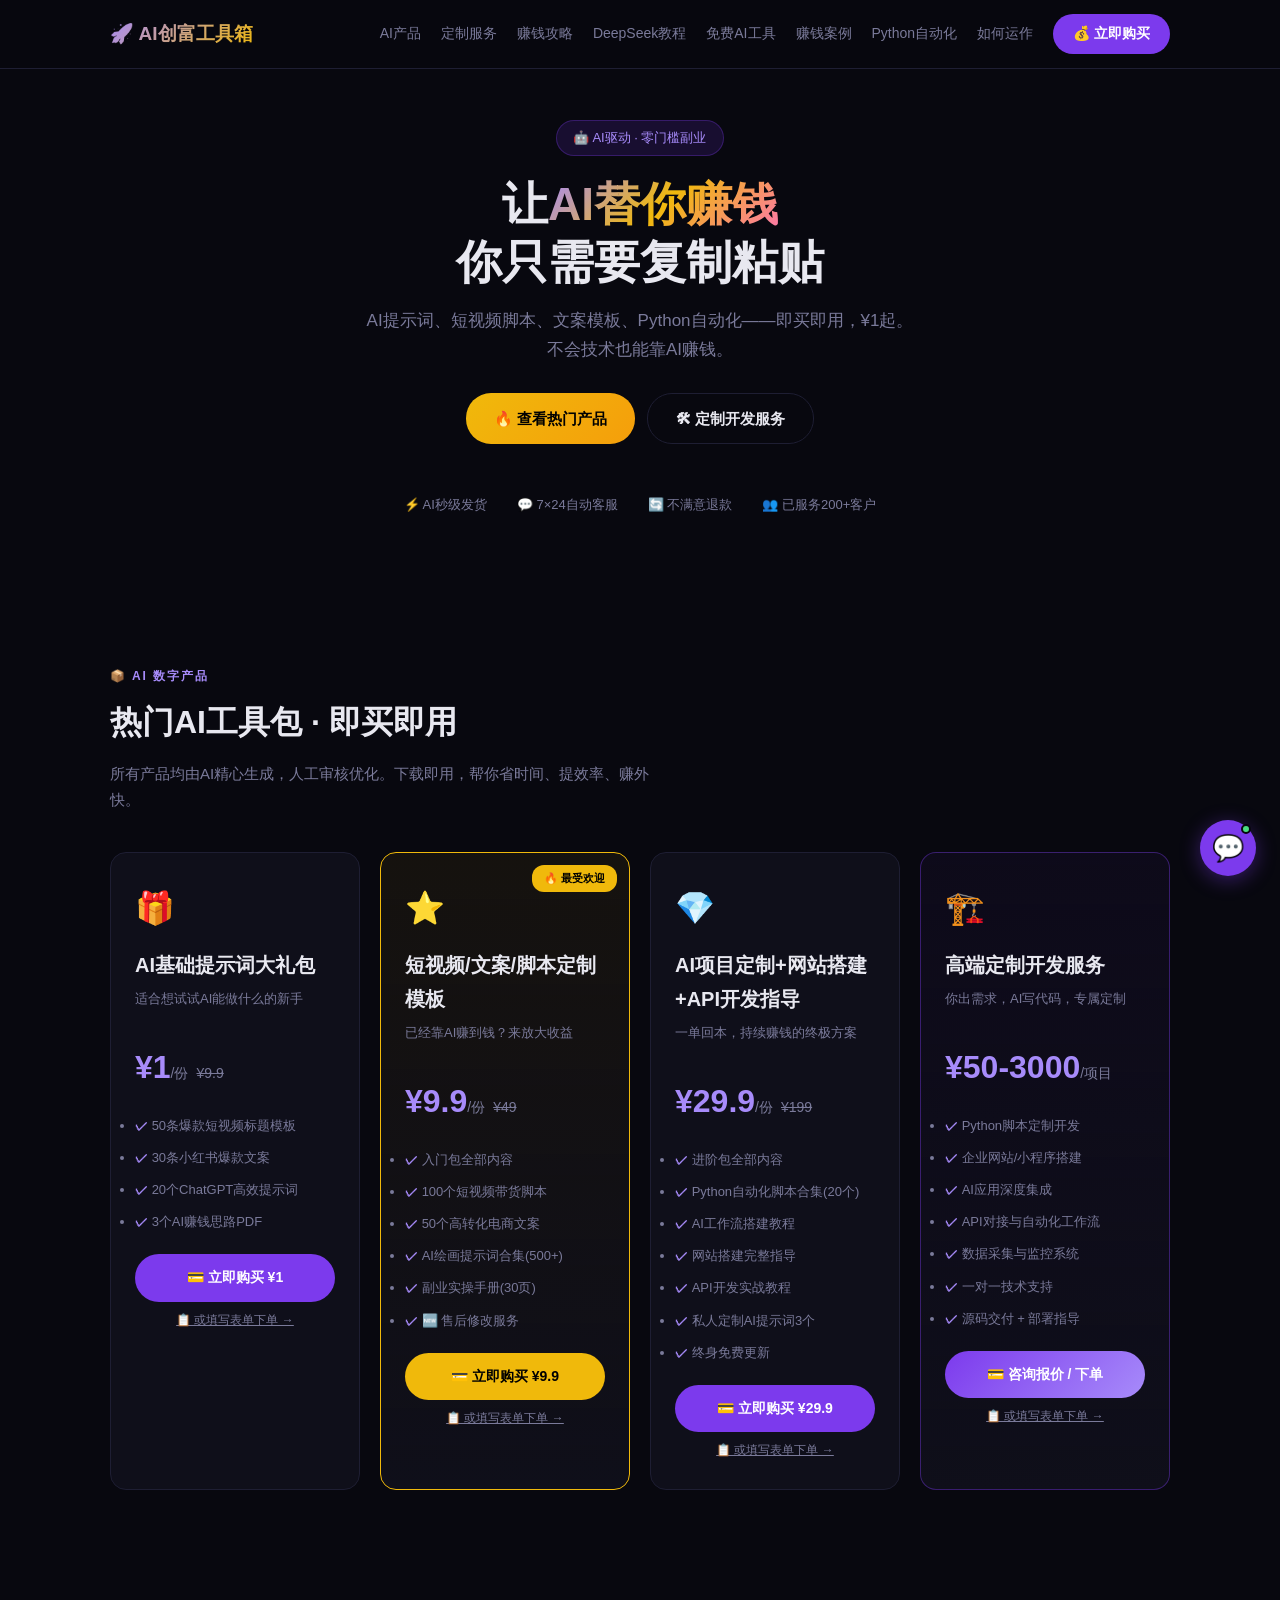
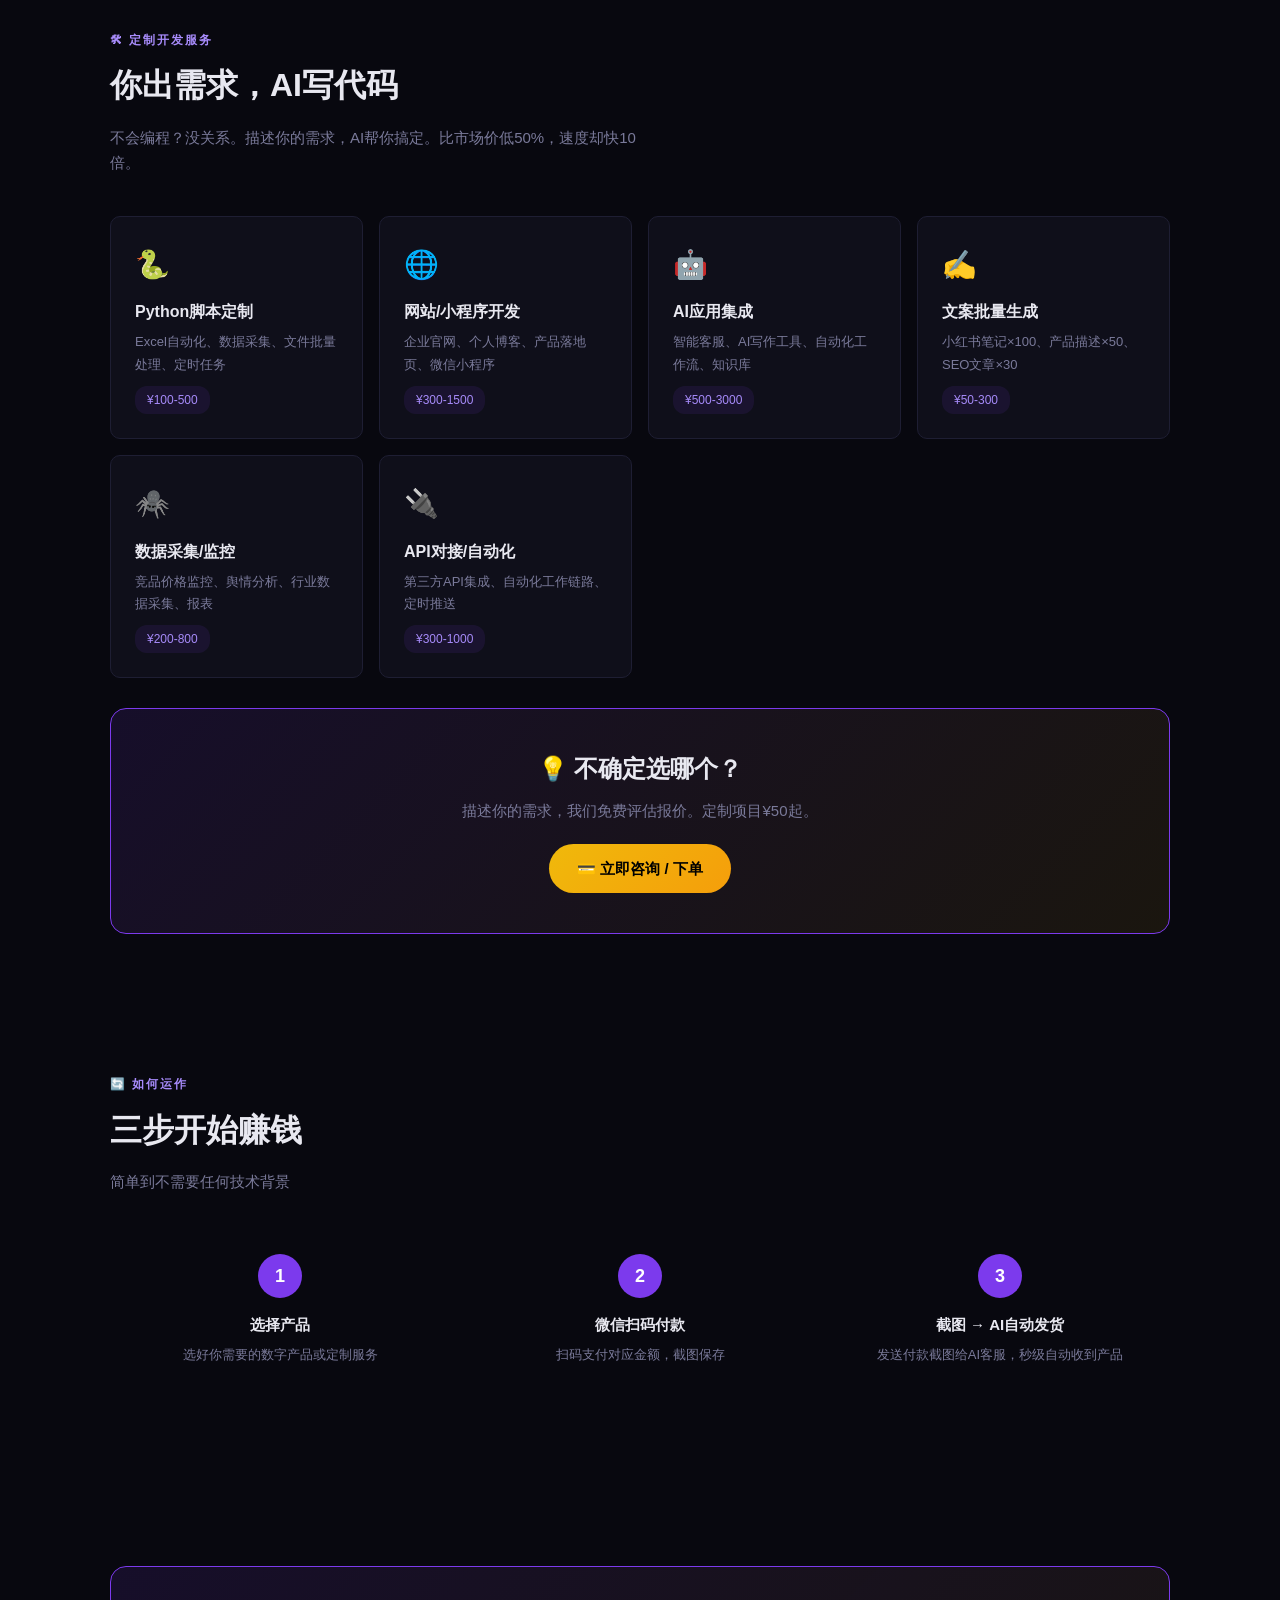
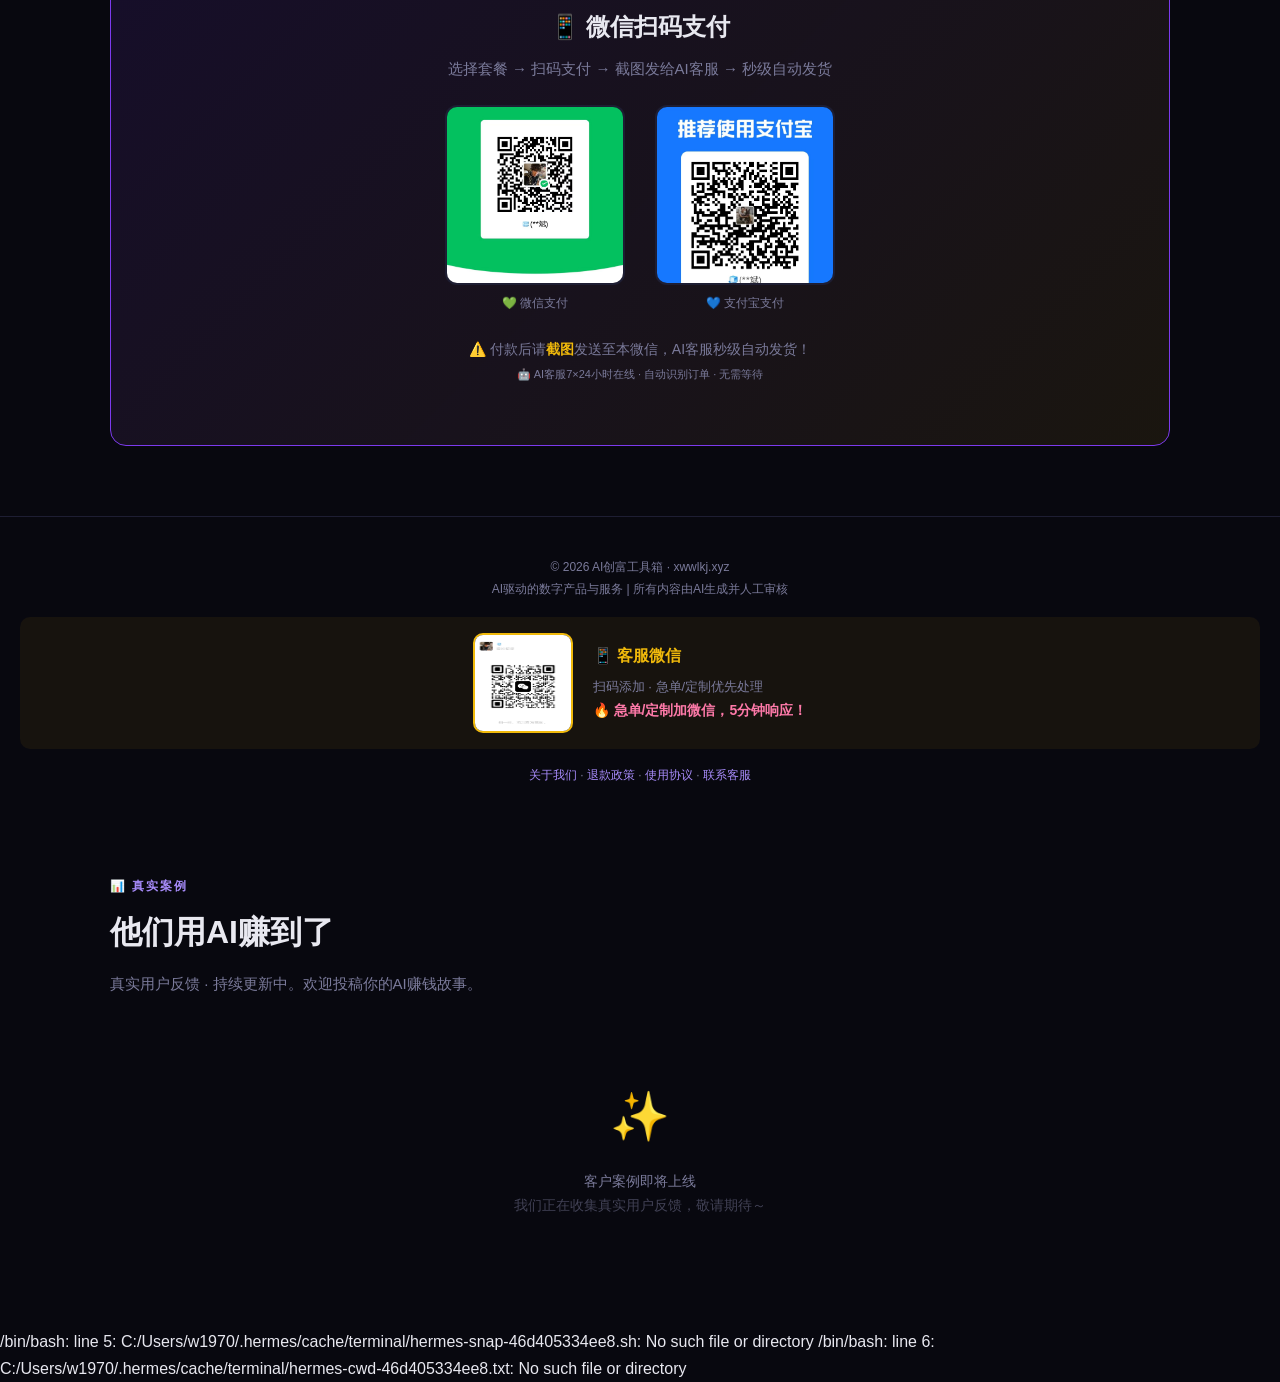
<file: index.html>
<!DOCTYPE html>
<html lang="zh-CN">
<head>
<meta charset="UTF-8">
<meta name="viewport" content="width=device-width, initial-scale=1.0">
<title>AI创富工具箱 · 让AI为你赚钱</title>
<meta name="description" content="AI驱动的创富工具和服务——AI提示词、短视频文案、Python脚本、定制开发。¥1起，即买即用，零门槛副业。">
<meta name="keywords" content="AI赚钱,AI副业,AI工具,ChatGPT提示词,Python自动化,短视频文案,DeepSeek">
<meta property="og:title" content="AI创富工具箱">
<meta property="og:description" content="AI驱动的创富工具和服务，零门槛开启副业收入。">
<style>
*,*::before,*::after{margin:0;padding:0;box-sizing:border-box}
html{scroll-behavior:smooth;-webkit-text-size-adjust:100%}
body{font-family:-apple-system,BlinkMacSystemFont,"PingFang SC","Microsoft YaHei","Helvetica Neue",sans-serif;background:#08080f;color:#e8e8f0;line-height:1.7;overflow-x:hidden}
a{text-decoration:none;color:inherit}
img{max-width:100%;height:auto;display:block}
::selection{background:#7c3aed;color:#fff}
:root{--bg:#08080f;--card:#0f0f1a;--border:#1e1e33;--text:#e8e8f0;--text2:#7a7a9a;--gold:#f0b90b;--accent:#7c3aed;--accent2:#a78bfa;--pink:#fd79a8;--radius:16px;--radius-sm:10px}

nav{position:fixed;top:0;left:0;right:0;background:rgba(8,8,15,.92);backdrop-filter:blur(20px);-webkit-backdrop-filter:blur(20px);border-bottom:1px solid var(--border);z-index:100}
.nav-inner{max-width:1100px;margin:0 auto;padding:14px 20px;display:flex;align-items:center;justify-content:space-between}
.logo{font-size:19px;font-weight:800;background:linear-gradient(135deg,var(--accent2),var(--gold));-webkit-background-clip:text;-webkit-text-fill-color:transparent;background-clip:text}
.nav-links{display:flex;gap:20px;align-items:center;font-size:14px}
.nav-links a{color:var(--text2);transition:color .2s}
.nav-links a:hover{color:#fff}
.nav-cta{background:var(--accent)!important;color:#fff!important;padding:8px 20px;border-radius:20px;font-weight:600}

.hero{text-align:center;padding:120px 20px 60px;max-width:800px;margin:0 auto}
.hero .tag{display:inline-block;background:rgba(124,58,237,.15);color:var(--accent2);padding:6px 16px;border-radius:20px;font-size:13px;margin-bottom:20px;border:1px solid rgba(124,58,237,.3)}
.hero h1{font-size:clamp(28px,5vw,46px);font-weight:900;line-height:1.25;margin-bottom:16px}
.gradient{background:linear-gradient(135deg,var(--accent2),var(--gold),var(--pink));-webkit-background-clip:text;-webkit-text-fill-color:transparent;background-clip:text}
.hero p{font-size:17px;color:var(--text2);max-width:550px;margin:0 auto 28px}
.hero-btns{display:flex;gap:12px;justify-content:center;flex-wrap:wrap}
.btn{display:inline-flex;align-items:center;gap:8px;padding:12px 28px;border-radius:25px;font-weight:700;font-size:15px;transition:all .2s}
.btn-primary{background:var(--accent);color:#fff}
.btn-primary:hover{background:#8b5cf6;transform:translateY(-1px);box-shadow:0 8px 30px rgba(124,58,237,.3)}
.btn-outline{background:transparent;border:1px solid var(--border);color:var(--text)}
.btn-outline:hover{border-color:var(--accent2);color:#fff}
.btn-gold{background:linear-gradient(135deg,var(--gold),#f59e0b);color:#000;font-weight:800}
.btn-gold:hover{transform:translateY(-1px);box-shadow:0 8px 30px rgba(240,185,11,.3)}
.trust-bar{display:flex;justify-content:center;gap:30px;padding:20px;font-size:13px;color:var(--text2);flex-wrap:wrap}
.trust-bar span{display:flex;align-items:center;gap:6px}

.section{padding:70px 20px;max-width:1100px;margin:0 auto}
.section-label{text-transform:uppercase;letter-spacing:2px;font-size:12px;color:var(--accent2);margin-bottom:8px;font-weight:600}
.section h2{font-size:32px;font-weight:700;margin-bottom:12px}
.section .sub{color:var(--text2);font-size:15px;margin-bottom:40px;max-width:550px}

.pricing-grid{display:grid;grid-template-columns:repeat(auto-fit,minmax(250px,1fr));gap:20px}
.pcard{background:var(--card);border:1px solid var(--border);border-radius:var(--radius);padding:28px 24px;position:relative;transition:all .2s}
.pcard:hover{border-color:var(--accent);transform:translateY(-2px)}
.pcard.popular{border-color:var(--gold);background:linear-gradient(180deg,rgba(240,185,11,.06),var(--card))}
.pcard.premium{border-color:rgba(124,58,237,.4);background:linear-gradient(180deg,rgba(124,58,237,.05),var(--card))}
.pcard .badge{position:absolute;top:12px;right:12px;background:var(--gold);color:#000;font-size:11px;padding:4px 12px;border-radius:12px;font-weight:700}
.pcard .icon{font-size:32px;margin-bottom:12px}
.pcard h3{font-size:20px;margin-bottom:6px}
.pcard .desc{color:var(--text2);font-size:13px;margin-bottom:16px;min-height:36px}
.pcard .price{font-size:32px;font-weight:900;color:var(--accent2)}
.pcard .price .unit{font-size:14px;color:var(--text2);font-weight:400}
.pcard .price s{font-size:14px;color:var(--text2);font-weight:400;margin-left:8px}
.pcard ul{margin:16px 0;font-size:13px}
.pcard ul li{padding:5px 0;color:var(--text2)}
.pcard ul li::before{content:'✓ ';color:var(--accent2);font-weight:700}
.pcard .cta{display:block;text-align:center;padding:12px;border-radius:25px;font-weight:700;font-size:14px;margin-top:12px;transition:all .2s;cursor:pointer}
.pcard .cta-primary{background:var(--accent);color:#fff}
.pcard .cta-primary:hover{background:#8b5cf6}
.pcard .cta-gold{background:var(--gold);color:#000}
.pcard .cta-gold:hover{background:#f59e0b}
.pcard .cta-premium{background:linear-gradient(135deg,#7c3aed,#a78bfa);color:#fff}
.pcard .cta-premium:hover{opacity:.9;transform:translateY(-1px)}

.service-grid{display:grid;grid-template-columns:repeat(auto-fit,minmax(240px,1fr));gap:16px}
.scard{background:var(--card);border:1px solid var(--border);border-radius:var(--radius-sm);padding:24px;transition:all .2s}
.scard:hover{border-color:var(--accent)}
.scard .emoji{font-size:28px;margin-bottom:10px}
.scard h4{font-size:16px;margin-bottom:6px}
.scard p{color:var(--text2);font-size:13px}
.scard .tag-price{display:inline-block;background:rgba(124,58,237,.1);color:var(--accent2);padding:4px 12px;border-radius:12px;font-size:12px;margin-top:10px}

.steps{display:grid;grid-template-columns:repeat(auto-fit,minmax(200px,1fr));gap:20px}
.step{text-align:center;padding:20px}
.step-num{width:44px;height:44px;border-radius:50%;background:var(--accent);color:#fff;display:flex;align-items:center;justify-content:center;font-size:18px;font-weight:700;margin:0 auto 14px}
.step h4{font-size:15px;margin-bottom:6px}
.step p{color:var(--text2);font-size:13px}

.cta-banner{background:linear-gradient(135deg,rgba(124,58,237,.12),rgba(240,185,11,.08));border:1px solid var(--accent);border-radius:var(--radius);padding:40px 30px;text-align:center;margin-top:40px}
.cta-banner h3{font-size:24px;margin-bottom:8px}
.cta-banner p{color:var(--text2);margin-bottom:20px;font-size:15px}
.qr-row{display:flex;gap:30px;justify-content:center;flex-wrap:wrap;margin:24px 0}
.qr-item{text-align:center}
.qr-img{width:180px;height:180px;border-radius:12px;border:2px solid var(--border);object-fit:cover}
.qr-label{display:block;font-size:12px;color:var(--text2);margin-top:8px}

footer{text-align:center;padding:40px 20px;border-top:1px solid var(--border);color:var(--text2);font-size:12px;line-height:1.8}
footer a{color:var(--accent2)}

.modal-overlay{position:fixed;inset:0;background:rgba(0,0,0,.75);backdrop-filter:blur(6px);-webkit-backdrop-filter:blur(6px);z-index:1000;display:flex;align-items:center;justify-content:center;padding:20px;opacity:0;visibility:hidden;transition:opacity .25s ease,visibility .25s ease}
.modal-overlay.show{opacity:1;visibility:visible}
.modal-card{background:var(--card);border:1px solid var(--border);border-radius:var(--radius);padding:36px 28px 28px;max-width:400px;width:100%;position:relative;text-align:center;max-height:90vh;overflow-y:auto}
.modal-close{position:absolute;top:12px;right:14px;width:32px;height:32px;border-radius:50%;display:flex;align-items:center;justify-content:center;font-size:22px;color:var(--text2);transition:all .2s}
.modal-close:hover{background:rgba(255,255,255,.08);color:#fff}
.modal-icon{font-size:40px;margin-bottom:8px}
.modal-card h3{font-size:20px;margin-bottom:4px}
.modal-price{font-size:48px;font-weight:900;color:var(--gold);margin:12px 0;line-height:1}
.modal-price .yuan{font-size:20px;font-weight:600;vertical-align:top;margin-right:2px}
.modal-qr{width:200px;height:200px;border-radius:12px;border:2px solid var(--border);margin:16px auto;object-fit:cover}
.modal-steps{text-align:left;margin:20px 0 12px;padding:16px;background:rgba(255,255,255,.03);border-radius:var(--radius-sm)}
.modal-steps .step-row{display:flex;align-items:flex-start;gap:10px;padding:8px 0;font-size:13px;color:var(--text2);border-bottom:1px solid rgba(255,255,255,.04)}
.modal-steps .step-row:last-child{border-bottom:none}
.modal-steps .step-num-sm{width:22px;height:22px;border-radius:50%;background:var(--accent);color:#fff;display:flex;align-items:center;justify-content:center;font-size:11px;font-weight:700;flex-shrink:0;margin-top:1px}
.modal-steps .hl{color:var(--gold);font-weight:700}
.modal-contact{margin-top:12px;padding:14px;background:rgba(240,185,11,.08);border:1px solid rgba(240,185,11,.15);border-radius:var(--radius-sm);font-size:14px;color:var(--text2)}
.modal-contact strong{color:var(--gold);font-size:16px;display:block;margin:4px 0}
.modal-note{margin-top:10px;font-size:11px;color:var(--text2);opacity:.7}
body.no-scroll{overflow:hidden}

/* ── 聊天挂件 ── */
.chat-btn{position:fixed;bottom:24px;right:24px;width:56px;height:56px;border-radius:50%;background:var(--accent);color:#fff;font-size:26px;z-index:999;display:flex;align-items:center;justify-content:center;cursor:pointer;box-shadow:0 4px 20px rgba(124,58,237,.4);transition:all .2s;border:none;outline:none}
.chat-btn:hover{transform:scale(1.08);box-shadow:0 6px 28px rgba(124,58,237,.5)}
.chat-btn .badge-dot{position:absolute;top:4px;right:5px;width:10px;height:10px;background:#4ade80;border-radius:50%;border:2px solid var(--bg)}
.chat-widget{position:fixed;bottom:90px;right:24px;width:360px;max-width:calc(100vw - 40px);height:480px;max-height:calc(100vh - 140px);background:var(--card);border:1px solid var(--border);border-radius:var(--radius);z-index:999;display:none;flex-direction:column;overflow:hidden;box-shadow:0 12px 40px rgba(0,0,0,.5)}
.chat-widget.open{display:flex}
.chat-header{background:var(--accent);padding:14px 18px;display:flex;align-items:center;justify-content:space-between;color:#fff}
.chat-header .title{font-weight:700;font-size:15px}
.chat-header .status{font-size:11px;opacity:.85;display:flex;align-items:center;gap:4px}
.chat-header .status::before{content:'';width:8px;height:8px;background:#4ade80;border-radius:50%}
.chat-header .close-chat{width:28px;height:28px;border-radius:50%;display:flex;align-items:center;justify-content:center;font-size:18px;cursor:pointer;transition:.2s;border:none;background:rgba(255,255,255,.1);color:#fff}
.chat-header .close-chat:hover{background:rgba(255,255,255,.2)}
.chat-body{flex:1;overflow-y:auto;padding:16px;display:flex;flex-direction:column;gap:10px}
.chat-body .msg{max-width:85%;padding:10px 14px;border-radius:16px;font-size:13px;line-height:1.55;word-break:break-word;animation:fadeUp .25s ease}
.chat-body .msg.user{align-self:flex-end;background:var(--accent);color:#fff;border-bottom-right-radius:4px}
.chat-body .msg.ai{align-self:flex-start;background:rgba(255,255,255,.06);color:var(--text);border:1px solid var(--border);border-bottom-left-radius:4px;white-space:pre-line}
.chat-body .msg .time{font-size:10px;opacity:.5;margin-top:4px;text-align:right}
.chat-body .typing{align-self:flex-start;padding:10px 14px;font-size:13px;color:var(--text2);display:flex;gap:4px}
.chat-body .typing span{width:6px;height:6px;background:var(--text2);border-radius:50%;animation:bounce .6s infinite}
.chat-body .typing span:nth-child(2){animation-delay:.15s}
.chat-body .typing span:nth-child(3){animation-delay:.3s}
@keyframes bounce{0%,100%{opacity:.2;transform:translateY(0)}50%{opacity:1;transform:translateY(-4px)}}
.chat-footer{padding:12px;border-top:1px solid var(--border);display:flex;gap:8px}
.chat-footer input{flex:1;padding:10px 14px;border-radius:20px;border:1px solid var(--border);background:rgba(255,255,255,.04);color:#fff;font-size:13px;outline:none;transition:.2s}
.chat-footer input:focus{border-color:var(--accent)}
.chat-footer button{padding:10px 16px;border-radius:20px;background:var(--accent);color:#fff;font-weight:600;font-size:13px;border:none;cursor:pointer;transition:.2s;white-space:nowrap}
.chat-footer button:hover{background:#8b5cf6}
.chat-footer button:disabled{opacity:.5;cursor:not-allowed}

/* ── 下单表单弹窗 ── */
.order-modal-overlay{position:fixed;inset:0;background:rgba(0,0,0,.8);backdrop-filter:blur(8px);z-index:1100;display:flex;align-items:center;justify-content:center;padding:20px;opacity:0;visibility:hidden;transition:.25s}
.order-modal-overlay.show{opacity:1;visibility:visible}
.order-modal{background:var(--card);border:1px solid var(--border);border-radius:var(--radius);padding:32px 24px;max-width:440px;width:100%;max-height:90vh;overflow-y:auto;position:relative}
.order-modal h3{font-size:20px;margin-bottom:6px}
.order-modal .sub{color:var(--text2);font-size:13px;margin-bottom:20px}
.order-modal label{display:block;font-size:13px;font-weight:600;margin:12px 0 4px;color:var(--text2)}
.order-modal input,.order-modal select,.order-modal textarea{width:100%;padding:10px 14px;border-radius:var(--radius-sm);border:1px solid var(--border);background:rgba(255,255,255,.03);color:#fff;font-size:14px;font-family:inherit;outline:none;transition:.2s;resize:vertical}
.order-modal input:focus,.order-modal select:focus,.order-modal textarea:focus{border-color:var(--accent)}
.order-modal textarea{min-height:80px}
.order-modal .btn-submit{width:100%;padding:14px;margin-top:20px;border-radius:25px;font-weight:700;font-size:15px;background:var(--accent);color:#fff;border:none;cursor:pointer;transition:.2s}
.order-modal .btn-submit:hover{background:#8b5cf6}
.order-modal .btn-submit:disabled{opacity:.5}
.order-success{text-align:center;padding:20px;display:none}
.order-success .check{font-size:48px;margin-bottom:12px}
.order-success h4{font-size:18px;margin-bottom:6px;color:var(--gold)}
.order-success p{color:var(--text2);font-size:13px;margin-bottom:8px}

/* ── 案例区 ── */
.cases-grid{display:grid;grid-template-columns:repeat(auto-fit,minmax(280px,1fr));gap:20px}
.case-card{background:var(--card);border:1px solid var(--border);border-radius:var(--radius);padding:28px;transition:.2s}
.case-card:hover{border-color:var(--accent);transform:translateY(-2px)}
.case-card .case-stats{display:flex;gap:20px;margin:16px 0;font-size:13px}
.case-card .case-stat .val{font-size:22px;font-weight:800;color:var(--accent2)}
.case-card .case-stat .lbl{color:var(--text2);font-size:11px}
.case-card .case-tag{display:inline-block;background:rgba(240,185,11,.12);color:var(--gold);padding:3px 10px;border-radius:10px;font-size:11px;font-weight:600}
.case-placeholder{text-align:center;padding:40px;color:var(--text2);font-size:14px;grid-column:1/-1}

/* ── 页脚微信 ── */
.footer-wechat{display:flex;align-items:center;justify-content:center;gap:20px;margin:16px 0;padding:16px;background:rgba(240,185,11,.06);border-radius:var(--radius-sm);flex-wrap:wrap}
.footer-wechat img{width:100px;height:100px;border-radius:10px;border:2px solid var(--gold)}
.footer-wechat .wx-text{text-align:left;font-size:13px}
.footer-wechat .wx-text strong{color:var(--gold);font-size:16px;display:block;margin-bottom:4px}
.footer-wechat .wx-text .urgent{color:var(--pink);font-weight:700;font-size:14px}

@media(max-width:768px){
  .chat-widget{width:calc(100vw - 32px);right:16px;bottom:80px;height:420px}
  .footer-wechat{flex-direction:column;text-align:center}
  .footer-wechat .wx-text{text-align:center}}

@keyframes fadeUp{from{opacity:0;transform:translateY(16px)}to{opacity:1;transform:translateY(0)}}
.animate{animation:fadeUp .5s ease forwards}

@media(max-width:768px){
  .nav-links a:not(.nav-cta){display:none}
  .hero h1{font-size:26px}
  .hero p{font-size:15px}
  .section h2{font-size:26px}
  .pricing-grid{grid-template-columns:1fr}
  .modal-card{padding:28px 20px 20px}
  .modal-price{font-size:38px}
  .modal-qr{width:170px;height:170px}
  .qr-img{width:150px;height:150px}
}
</style>
</head>
<body>

<nav>
  <div class="nav-inner">
    <div class="logo">🚀 AI创富工具箱</div>
    <div class="nav-links">
      <a href="#pricing">AI产品</a>
      <a href="#services">定制服务</a>
      <a href="/blog/2026-ai-side-hustle.html">赚钱攻略</a>
      <a href="/blog/2026-05-17-deepseek-tutorial.html">DeepSeek教程</a>
      <a href="/blog/2026-05-17-free-ai-tools.html">免费AI工具</a>
      <a href="/blog/2026-05-17-xiaohongshu-case.html">赚钱案例</a>
      <a href="/blog/2026-05-17-python-automation.html">Python自动化</a>
      <a href="#process">如何运作</a>
      <a href="javascript:void(0)" class="nav-cta" onclick="openPay('¥1起','AI创富工具箱')">💰 立即购买</a>
    </div>
  </div>
</nav>

<section class="hero animate">
  <div class="tag">🤖 AI驱动 · 零门槛副业</div>
  <h1>让<span class="gradient">AI替你赚钱</span><br>你只需要复制粘贴</h1>
  <p>AI提示词、短视频脚本、文案模板、Python自动化——即买即用，¥1起。不会技术也能靠AI赚钱。</p>
  <div class="hero-btns">
    <a href="#pricing" class="btn btn-gold">🔥 查看热门产品</a>
    <a href="#services" class="btn btn-outline">🛠 定制开发服务</a>
  </div>
  <div class="trust-bar" style="margin-top:30px">
    <span>⚡ AI秒级发货</span>
    <span>💬 7×24自动客服</span>
    <span>🔄 不满意退款</span>
    <span>👥 已服务200+客户</span>
  </div>
</section>

<section class="section" id="pricing">
  <div class="section-label">📦 AI 数字产品</div>
  <h2>热门AI工具包 · 即买即用</h2>
  <p class="sub">所有产品均由AI精心生成，人工审核优化。下载即用，帮你省时间、提效率、赚外快。</p>

  <div class="pricing-grid">
    <div class="pcard">
      <div class="icon">🎁</div>
      <h3>AI基础提示词大礼包</h3>
      <div class="desc">适合想试试AI能做什么的新手</div>
      <div class="price">¥1<span class="unit">/份</span><s>¥9.9</s></div>
      <ul>
        <li>50条爆款短视频标题模板</li>
        <li>30条小红书爆款文案</li>
        <li>20个ChatGPT高效提示词</li>
        <li>3个AI赚钱思路PDF</li>
      </ul>
      <a href="javascript:void(0)" class="cta cta-primary" onclick="openPay('¥1','AI基础提示词大礼包')">💳 立即购买 ¥1</a>
      <a href="javascript:void(0)" style="display:block;text-align:center;margin-top:8px;font-size:12px;color:var(--text2);text-decoration:underline" onclick="openOrder('AI基础提示词大礼包 ¥1')">📋 或填写表单下单 →</a>
    </div>

    <div class="pcard popular">
      <div class="badge">🔥 最受欢迎</div>
      <div class="icon">⭐</div>
      <h3>短视频/文案/脚本定制模板</h3>
      <div class="desc">已经靠AI赚到钱？来放大收益</div>
      <div class="price">¥9.9<span class="unit">/份</span><s>¥49</s></div>
      <ul>
        <li>入门包全部内容</li>
        <li>100个短视频带货脚本</li>
        <li>50个高转化电商文案</li>
        <li>AI绘画提示词合集(500+)</li>
        <li>副业实操手册(30页)</li>
        <li>🆕 售后修改服务</li>
      </ul>
      <a href="javascript:void(0)" class="cta cta-gold" onclick="openPay('¥9.9','短视频/文案/脚本定制模板')">💳 立即购买 ¥9.9</a>
      <a href="javascript:void(0)" style="display:block;text-align:center;margin-top:8px;font-size:12px;color:var(--text2);text-decoration:underline" onclick="openOrder('短视频/文案/脚本定制模板 ¥9.9')">📋 或填写表单下单 →</a>
    </div>

    <div class="pcard">
      <div class="icon">💎</div>
      <h3>AI项目定制+网站搭建+API开发指导</h3>
      <div class="desc">一单回本，持续赚钱的终极方案</div>
      <div class="price">¥29.9<span class="unit">/份</span><s>¥199</s></div>
      <ul>
        <li>进阶包全部内容</li>
        <li>Python自动化脚本合集(20个)</li>
        <li>AI工作流搭建教程</li>
        <li>网站搭建完整指导</li>
        <li>API开发实战教程</li>
        <li>私人定制AI提示词3个</li>
        <li>终身免费更新</li>
      </ul>
      <a href="javascript:void(0)" class="cta cta-primary" onclick="openPay('¥29.9','AI项目定制+网站搭建+API开发指导')">💳 立即购买 ¥29.9</a>
      <a href="javascript:void(0)" style="display:block;text-align:center;margin-top:8px;font-size:12px;color:var(--text2);text-decoration:underline" onclick="openOrder('AI项目定制+网站搭建+API开发指导 ¥29.9')">📋 或填写表单下单 →</a>
    </div>

    <div class="pcard premium">
      <div class="icon">🏗️</div>
      <h3>高端定制开发服务</h3>
      <div class="desc">你出需求，AI写代码，专属定制</div>
      <div class="price">¥50-3000<span class="unit">/项目</span></div>
      <ul>
        <li>Python脚本定制开发</li>
        <li>企业网站/小程序搭建</li>
        <li>AI应用深度集成</li>
        <li>API对接与自动化工作流</li>
        <li>数据采集与监控系统</li>
        <li>一对一技术支持</li>
        <li>源码交付 + 部署指导</li>
      </ul>
      <a href="javascript:void(0)" class="cta cta-premium" onclick="openPay('¥50起','高端定制开发服务')">💳 咨询报价 / 下单</a>
      <a href="javascript:void(0)" style="display:block;text-align:center;margin-top:8px;font-size:12px;color:var(--text2);text-decoration:underline" onclick="openOrder('高端定制开发服务 ¥50-3000')">📋 或填写表单下单 →</a>
    </div>
  </div>
</section>

<section class="section" id="services">
  <div class="section-label">🛠 定制开发服务</div>
  <h2>你出需求，AI写代码</h2>
  <p class="sub">不会编程？没关系。描述你的需求，AI帮你搞定。比市场价低50%，速度却快10倍。</p>

  <div class="service-grid">
    <div class="scard"><div class="emoji">🐍</div><h4>Python脚本定制</h4><p>Excel自动化、数据采集、文件批量处理、定时任务</p><span class="tag-price">¥100-500</span></div>
    <div class="scard"><div class="emoji">🌐</div><h4>网站/小程序开发</h4><p>企业官网、个人博客、产品落地页、微信小程序</p><span class="tag-price">¥300-1500</span></div>
    <div class="scard"><div class="emoji">🤖</div><h4>AI应用集成</h4><p>智能客服、AI写作工具、自动化工作流、知识库</p><span class="tag-price">¥500-3000</span></div>
    <div class="scard"><div class="emoji">✍️</div><h4>文案批量生成</h4><p>小红书笔记×100、产品描述×50、SEO文章×30</p><span class="tag-price">¥50-300</span></div>
    <div class="scard"><div class="emoji">🕷️</div><h4>数据采集/监控</h4><p>竞品价格监控、舆情分析、行业数据采集、报表</p><span class="tag-price">¥200-800</span></div>
    <div class="scard"><div class="emoji">🔌</div><h4>API对接/自动化</h4><p>第三方API集成、自动化工作链路、定时推送</p><span class="tag-price">¥300-1000</span></div>
  </div>

  <div class="cta-banner" style="margin-top:30px">
    <h3>💡 不确定选哪个？</h3>
    <p>描述你的需求，我们免费评估报价。定制项目¥50起。</p>
    <a href="javascript:void(0)" class="btn btn-gold" onclick="openPay('¥50起','高端定制开发服务')">💳 立即咨询 / 下单</a>
  </div>
</section>

<section class="section" id="process">
  <div class="section-label">🔄 如何运作</div>
  <h2>三步开始赚钱</h2>
  <p class="sub">简单到不需要任何技术背景</p>
  <div class="steps">
    <div class="step"><div class="step-num">1</div><h4>选择产品</h4><p>选好你需要的数字产品或定制服务</p></div>
    <div class="step"><div class="step-num">2</div><h4>微信扫码付款</h4><p>扫码支付对应金额，截图保存</p></div>
    <div class="step"><div class="step-num">3</div><h4>截图 → AI自动发货</h4><p>发送付款截图给AI客服，秒级自动收到产品</p></div>
  </div>
</section>

<section class="section" id="buy">
  <div class="cta-banner">
    <h3>📱 微信扫码支付</h3>
    <p>选择套餐 → 扫码支付 → 截图发给AI客服 → 秒级自动发货</p>
    <div class="qr-row">
      <div class="qr-item">
        <img src="pay_wechat.jpg" alt="微信收款码" class="qr-img" width="180" height="180" loading="lazy">
        <span class="qr-label">💚 微信支付</span>
      </div>
      <div class="qr-item">
        <img src="pay_alipay.jpg" alt="支付宝收款码" class="qr-img" width="180" height="180" loading="lazy">
        <span class="qr-label">💙 支付宝支付</span>
      </div>
    </div>
    <p style="font-size:14px;color:var(--text2);margin-top:8px">
      ⚠️ 付款后请<strong style="color:var(--gold)">截图</strong>发送至本微信，AI客服秒级自动发货！<br>
      <span style="font-size:11px">🤖 AI客服7×24小时在线 · 自动识别订单 · 无需等待</span>
    </p>
  </div>
</section>

<footer>
  <p>© 2026 AI创富工具箱 · xwwlkj.xyz</p>
  <p>AI驱动的数字产品与服务 | 所有内容由AI生成并人工审核</p>
  <div class="footer-wechat">
    <img src="wechat_qr.jpg" alt="微信客服二维码" width="100" height="100" loading="lazy">
    <div class="wx-text">
      <strong>📱 客服微信</strong>
      扫码添加 · 急单/定制优先处理
      <div class="urgent">🔥 急单/定制加微信，5分钟响应！</div>
    </div>
  </div>
  <p style="margin-top:6px">
    <a href="#">关于我们</a> · 
    <a href="#">退款政策</a> · 
    <a href="#">使用协议</a> · 
    <a href="mailto:support@xwwlkj.xyz">联系客服</a>
  </p>
</footer>

<div class="modal-overlay" id="payModal" onclick="closePay(event)" role="dialog" aria-modal="true">
  <div class="modal-card" onclick="event.stopPropagation()">
    <button class="modal-close" onclick="closePay()" aria-label="关闭">✕</button>
    <div class="modal-icon">💳</div>
    <h3 id="modalProduct">产品名称</h3>
    <div class="modal-price"><span class="yuan">¥</span><span id="modalAmount">1</span></div>
    <img src="pay_wechat.jpg" class="modal-qr" alt="微信收款码" id="modalQR" width="200" height="200">
    <div class="modal-steps">
      <div class="step-row"><div class="step-num-sm">1</div><div>打开<span class="hl">微信扫一扫</span></div></div>
      <div class="step-row"><div class="step-num-sm">2</div><div>支付 <span class="hl" id="modalAmount2">¥1</span></div></div>
      <div class="step-row"><div class="step-num-sm">3</div><div><span class="hl">截图</span>支付成功页面</div></div>
      <div class="step-row"><div class="step-num-sm">4</div><div>发送截图到本微信 → <span class="hl">秒级自动发货</span></div></div>
    </div>
    <div class="modal-contact">
      🤖 付款后将截图发送至<strong>本微信</strong>
      <strong style="font-size:15px;color:#a78bfa">AI客服自动为你发货</strong>
      <span style="font-size:11px;opacity:.7">发送截图 → AI识别订单 → 秒级交付 → 无需等待</span>
    </div>
    <div class="modal-note">⚡ AI客服7×24小时在线 · 点击遮罩或✕关闭</div>
  </div>
</div>

<script>
function openPay(price, product) {
  var m = document.getElementById('payModal');
  document.getElementById('modalProduct').textContent = product;
  document.getElementById('modalAmount').textContent = price;
  document.getElementById('modalAmount2').textContent = price;
  m.classList.add('show');
  document.body.classList.add('no-scroll');
}
function closePay(e) {
  if (e && e.target !== document.getElementById('payModal')) return;
  document.getElementById('payModal').classList.remove('show');
  document.body.classList.remove('no-scroll');
}
document.addEventListener('keydown', function(e) {
  if (e.key === 'Escape') {
    document.getElementById('payModal').classList.remove('show');
    document.body.classList.remove('no-scroll');
  }
});
</script>

<!-- ═══════════ 案例展示区 ═══════════ -->
<section class="section" id="cases" style="padding-top:50px">
  <div class="section-label">📊 真实案例</div>
  <h2>他们用AI赚到了</h2>
  <p class="sub">真实用户反馈 · 持续更新中。欢迎投稿你的AI赚钱故事。</p>
  <div class="cases-grid">
    <!-- 案例将在这里补充 -->
    <div class="case-placeholder">
      <div style="font-size:48px;margin-bottom:12px">✨</div>
      客户案例即将上线<br>
      <span style="opacity:.5">我们正在收集真实用户反馈，敬请期待～</span>
    </div>
  </div>
</section>

<!-- ═══════════ 聊天挂件 ═══════════ -->
<button class="chat-btn" id="chatBtn" onclick="toggleChat()" aria-label="打开客服聊天">
  💬<span class="badge-dot"></span>
</button>

<div class="chat-widget" id="chatWidget">
  <div class="chat-header">
    <div>
      <div class="title">🤖 AI客服小助手</div>
      <div class="status">在线 · 秒级回复</div>
    </div>
    <button class="close-chat" onclick="toggleChat()" aria-label="关闭">✕</button>
  </div>
  <div class="chat-body" id="chatBody">
    <div class="msg ai">您好！👋 欢迎来到<strong>AI创富工具箱</strong>！<br><br>我可以帮您解答：<br>💰 产品价格和内容<br>📦 交付时间和方式<br>🛒 如何购买付款<br>🔧 定制开发服务<br><br>直接问我吧～</div>
  </div>
  <div class="chat-footer">
    <input type="text" id="chatInput" placeholder="输入你的问题..." onkeydown="if(event.key==='Enter') sendChat()" autocomplete="off">
    <button onclick="sendChat()" id="chatSendBtn">发送</button>
  </div>
</div>

<!-- ═══════════ 下单表单弹窗 ═══════════ -->
<div class="order-modal-overlay" id="orderModal" onclick="closeOrder(event)">
  <div class="order-modal" onclick="event.stopPropagation()">
    <button class="modal-close" onclick="closeOrder()" aria-label="关闭" style="position:absolute;top:12px;right:14px;width:32px;height:32px;border-radius:50%;display:flex;align-items:center;justify-content:center;font-size:22px;color:var(--text2);border:none;background:transparent;cursor:pointer">✕</button>

    <!-- 表单状态 -->
    <div id="orderFormView">
      <h3>📋 提交订单</h3>
      <p class="sub">填写以下信息，我们会尽快联系你。</p>
      <input type="hidden" id="orderProduct" value="">

      <label>选择产品</label>
      <select id="orderProductSelect" onchange="document.getElementById('orderProduct').value=this.value">
        <option value="">-- 请选择 --</option>
        <option value="AI基础提示词大礼包 ¥1">AI基础提示词大礼包 ¥1</option>
        <option value="短视频/文案/脚本定制模板 ¥9.9">短视频/文案/脚本定制模板 ¥9.9</option>
        <option value="AI项目定制+网站搭建+API开发指导 ¥29.9">AI项目定制+网站搭建+API开发指导 ¥29.9</option>
        <option value="高端定制开发服务 ¥50-3000">高端定制开发服务 ¥50-3000</option>
      </select>

      <label>需求描述 *</label>
      <textarea id="orderDesc" placeholder="请描述你的需求，越详细越好..."></textarea>

      <label>微信号 / 邮箱 *</label>
      <input type="text" id="orderContact" placeholder="请留下微信号或邮箱，方便联系你">

      <button class="btn-submit" onclick="submitOrder()" id="orderSubmitBtn">✅ 提交订单</button>
    </div>

    <!-- 成功状态 -->
    <div class="order-success" id="orderSuccessView">
      <div class="check">✅</div>
      <h4>订单已提交！</h4>
      <p>状态：<span style="color:var(--gold);font-weight:700">待处理</span></p>
      <p style="margin-bottom:16px">我们会尽快联系你。<br>急单请直接加微信，5分钟响应。</p>
      <div style="text-align:center;margin-bottom:12px">
        <img src="wechat_qr.jpg" alt="微信" style="width:120px;height:120px;border-radius:10px;border:2px solid var(--gold);margin:0 auto">
        <p style="font-size:11px;color:var(--text2);margin-top:4px">急单加微信 ↑</p>
      </div>
      <button class="btn-submit" onclick="closeOrder()" style="background:var(--text2)">关闭</button>
    </div>
  </div>
</div>

<script>
// ═══════════ 配置 ═══════════
// 部署时改为你的后端地址 (localtunnel URL)
var API_BASE = 'https://xwwlkj-api.loca.lt';
var SESSION_ID = 'web_' + Date.now() + '_' + Math.random().toString(36).substr(2,6);

// ═══════════ 聊天 ═══════════
function toggleChat() {
  var w = document.getElementById('chatWidget');
  w.classList.toggle('open');
  if (w.classList.contains('open')) {
    document.getElementById('chatInput').focus();
  }
}

function addMsg(role, text) {
  var body = document.getElementById('chatBody');
  var div = document.createElement('div');
  div.className = 'msg ' + role;
  div.innerHTML = text + '<div class="time">' + new Date().toLocaleTimeString('zh-CN',{hour:'2-digit',minute:'2-digit'}) + '</div>';
  body.appendChild(div);
  body.scrollTop = body.scrollHeight;
}

function showTyping() {
  var body = document.getElementById('chatBody');
  var div = document.createElement('div');
  div.className = 'typing';
  div.id = 'typingIndicator';
  div.innerHTML = '<span></span><span></span><span></span>';
  body.appendChild(div);
  body.scrollTop = body.scrollHeight;
}

function hideTyping() {
  var el = document.getElementById('typingIndicator');
  if (el) el.remove();
}

function sendChat() {
  var input = document.getElementById('chatInput');
  var btn = document.getElementById('chatSendBtn');
  var msg = input.value.trim();
  if (!msg) return;

  addMsg('user', msg);
  input.value = '';
  input.disabled = true;
  btn.disabled = true;
  showTyping();

  fetch(API_BASE + '/api/chat', {
    method: 'POST',
    headers: {'Content-Type': 'application/json'},
    body: JSON.stringify({session_id: SESSION_ID, message: msg})
  })
  .then(function(r) { return r.json(); })
  .then(function(data) {
    hideTyping();
    addMsg('ai', data.reply);
    if (data.status === 'transfer') {
      // 转人工提示
      setTimeout(function() {
        addMsg('ai', '💡 <strong>小提示：</strong>你也可以直接扫描页面底部二维码添加微信，回复更快哦～');
      }, 1500);
    }
    input.disabled = false;
    btn.disabled = false;
    input.focus();
  })
  .catch(function(e) {
    hideTyping();
    addMsg('ai', '😅 抱歉，连接后端服务失败。\\n\\n请直接扫描页面底部微信二维码联系客服，5分钟响应！');
    input.disabled = false;
    btn.disabled = false;
  });
}

// 初始自动打开聊天（延迟3秒后显示按钮提示）
setTimeout(function() {
  var btn = document.getElementById('chatBtn');
  if (btn) btn.style.animation = 'fadeUp .5s ease';
}, 3000);

// ═══════════ 下单 ═══════════
function openOrder(product) {
  var m = document.getElementById('orderModal');
  document.getElementById('orderProduct').value = product || '';
  var sel = document.getElementById('orderProductSelect');
  if (product) {
    for (var i = 0; i < sel.options.length; i++) {
      if (sel.options[i].value.indexOf(product) === 0) {
        sel.selectedIndex = i;
        break;
      }
    }
  }
  // 重置
  document.getElementById('orderDesc').value = '';
  document.getElementById('orderContact').value = '';
  document.getElementById('orderFormView').style.display = 'block';
  document.getElementById('orderSuccessView').style.display = 'none';
  document.getElementById('orderSubmitBtn').disabled = false;
  m.classList.add('show');
  document.body.classList.add('no-scroll');
}

function closeOrder(e) {
  if (e && e.target !== document.getElementById('orderModal')) return;
  document.getElementById('orderModal').classList.remove('show');
  document.body.classList.remove('no-scroll');
}

function submitOrder() {
  var product = document.getElementById('orderProduct').value || document.getElementById('orderProductSelect').value;
  var desc = document.getElementById('orderDesc').value.trim();
  var contact = document.getElementById('orderContact').value.trim();

  if (!product) { alert('请选择产品'); return; }
  if (!desc) { alert('请填写需求描述'); return; }
  if (!contact) { alert('请填写微信号或邮箱'); return; }

  var btn = document.getElementById('orderSubmitBtn');
  btn.disabled = true;
  btn.textContent = '提交中...';

  fetch(API_BASE + '/api/orders', {
    method: 'POST',
    headers: {'Content-Type': 'application/json'},
    body: JSON.stringify({product: product, description: desc, contact: contact})
  })
  .then(function(r) { return r.json(); })
  .then(function(data) {
    if (data.success) {
      document.getElementById('orderFormView').style.display = 'none';
      document.getElementById('orderSuccessView').style.display = 'block';
    } else {
      alert('提交失败：' + (data.error || '未知错误'));
      btn.disabled = false;
      btn.textContent = '✅ 提交订单';
    }
  })
  .catch(function(e) {
    alert('网络错误，请稍后重试。或直接加微信下单，5分钟响应！');
    btn.disabled = false;
    btn.textContent = '✅ 提交订单';
  });
}

// ═══════════ 键盘快捷键 ═══════════
document.addEventListener('keydown', function(e) {
  if (e.key === 'Escape') {
    document.getElementById('payModal').classList.remove('show');

    // Also close order modal
    document.getElementById('orderModal').classList.remove('show');
    document.body.classList.remove('no-scroll');
  }
});

// ═══════════ 重写 openPay，增加下单选项 ═══════════
var _originalOpenPay = openPay;
openPay = function(price, product) {
  // 先用原来的弹窗
  _originalOpenPay(price, product);
};
</script>
</body>
</html>
/bin/bash: line 5: C:/Users/w1970/.hermes/cache/terminal/hermes-snap-46d405334ee8.sh: No such file or directory
/bin/bash: line 6: C:/Users/w1970/.hermes/cache/terminal/hermes-cwd-46d405334ee8.txt: No such file or directory
</file>
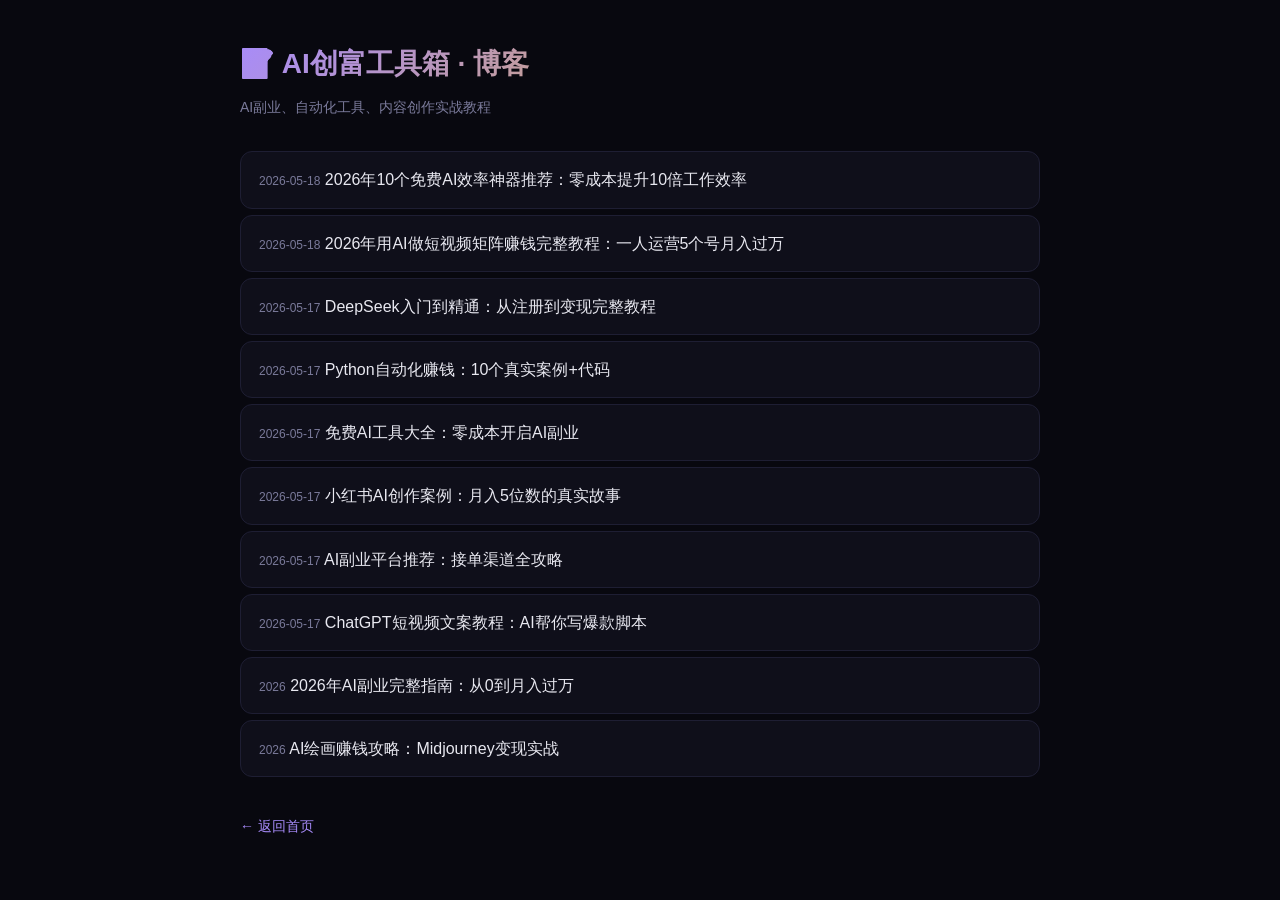
<file: blog/index.html>
<!DOCTYPE html>
<html lang="zh-CN">
<head>
<meta charset="UTF-8">
<meta name="viewport" content="width=device-width, initial-scale=1.0">
<title>AI创富工具箱 · 博客</title>
<meta name="description" content="AI创富工具箱博客 - AI副业、AI工具、Python自动化、短视频文案等实用教程">
<meta name="keywords" content="AI赚钱,AI副业,AI工具,ChatGPT,Python自动化,DeepSeek,短视频文案">
<style>
*,*::before,*::after{margin:0;padding:0;box-sizing:border-box}
body{font-family:-apple-system,BlinkMacSystemFont,"PingFang SC","Microsoft YaHei",sans-serif;background:#08080f;color:#e8e8f0;line-height:1.7;padding:40px 20px}
.container{max-width:800px;margin:0 auto}
h1{font-size:28px;font-weight:800;margin-bottom:8px;background:linear-gradient(135deg,#a78bfa,#f0b90b);-webkit-background-clip:text;-webkit-text-fill-color:transparent;background-clip:text}
.sub{color:#7a7a9a;font-size:14px;margin-bottom:32px}
.blog-list{list-style:none}
.blog-list li{margin-bottom:6px}
.blog-list a{display:block;padding:14px 18px;background:#0f0f1a;border:1px solid #1e1e33;border-radius:12px;color:#e8e8f0;text-decoration:none;transition:all .2s}
.blog-list a:hover{border-color:#7c3aed;background:#13132a}
.blog-list .date{font-size:12px;color:#7a7a9a;margin-bottom:4px}
.back{display:inline-block;margin-top:32px;color:#a78bfa;text-decoration:none;font-size:14px}
.back:hover{text-decoration:underline}
</style>
</head>
<body>
<div class="container">
<h1>📝 AI创富工具箱 · 博客</h1>
<p class="sub">AI副业、自动化工具、内容创作实战教程</p>
<ul class="blog-list">
<li><a href="2026-05-18-free-ai-productivity-tools-2026.html"><span class="date">2026-05-18</span> 2026年10个免费AI效率神器推荐：零成本提升10倍工作效率</a></li>
<li><a href="2026-05-18-ai-short-video-matrix-guide.html"><span class="date">2026-05-18</span> 2026年用AI做短视频矩阵赚钱完整教程：一人运营5个号月入过万</a></li>
<li><a href="2026-05-17-deepseek-tutorial.html"><span class="date">2026-05-17</span> DeepSeek入门到精通：从注册到变现完整教程</a></li>
<li><a href="2026-05-17-python-automation.html"><span class="date">2026-05-17</span> Python自动化赚钱：10个真实案例+代码</a></li>
<li><a href="2026-05-17-free-ai-tools.html"><span class="date">2026-05-17</span> 免费AI工具大全：零成本开启AI副业</a></li>
<li><a href="2026-05-17-xiaohongshu-case.html"><span class="date">2026-05-17</span> 小红书AI创作案例：月入5位数的真实故事</a></li>
<li><a href="2026-05-17-ai-side-hustle-platforms.html"><span class="date">2026-05-17</span> AI副业平台推荐：接单渠道全攻略</a></li>
<li><a href="2026-05-17-chatgpt-video-script-money.html"><span class="date">2026-05-17</span> ChatGPT短视频文案教程：AI帮你写爆款脚本</a></li>
<li><a href="2026-ai-side-hustle.html"><span class="date">2026</span> 2026年AI副业完整指南：从0到月入过万</a></li>
<li><a href="ai-art-money.html"><span class="date">2026</span> AI绘画赚钱攻略：Midjourney变现实战</a></li>
</ul>
<a class="back" href="/">← 返回首页</a>
</div>
</body>
</html>
</file>
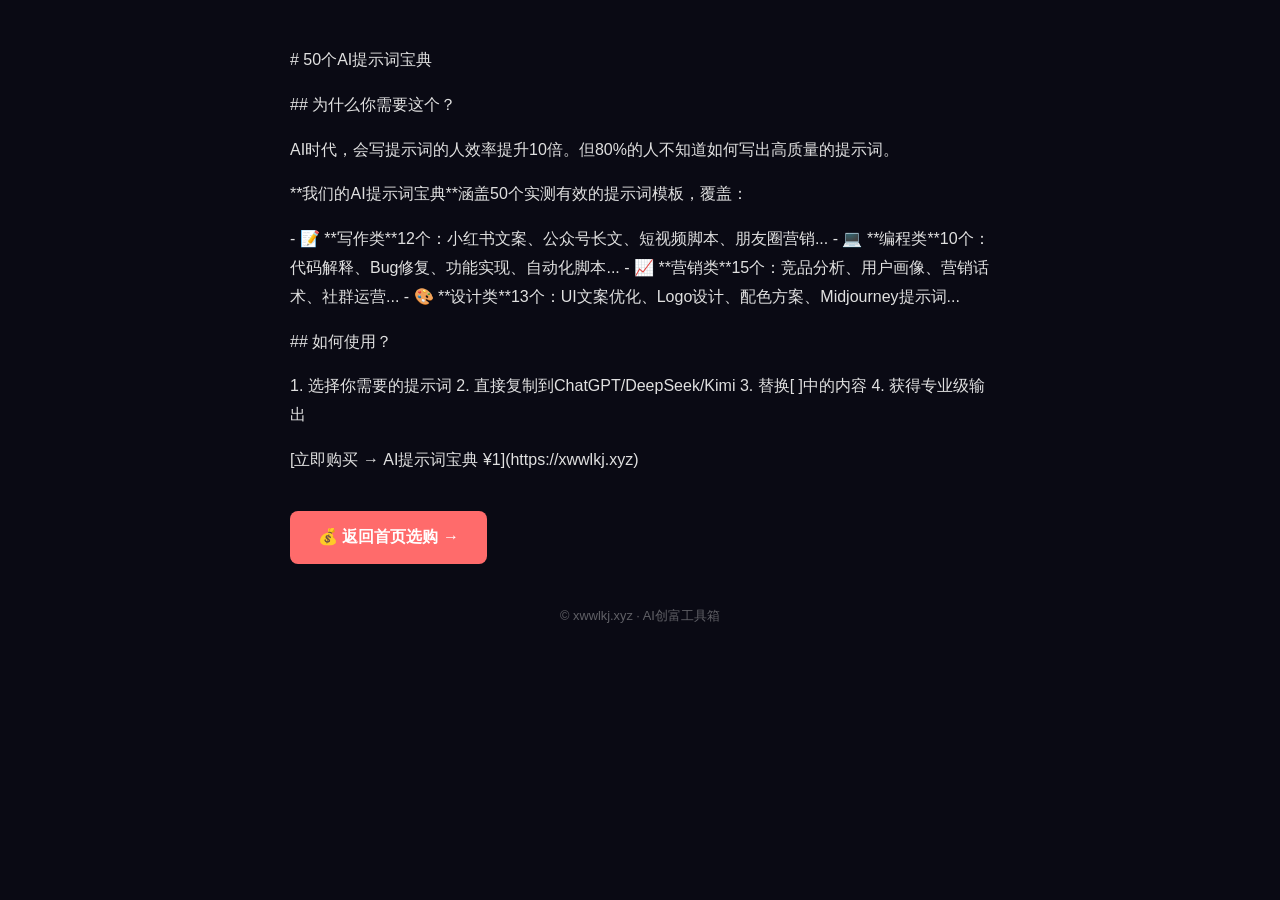
<file: prompts.html>
<!DOCTYPE html>
<html lang="zh-CN">
<head>
    <meta charset="UTF-8">
    <meta name="viewport" content="width=device-width, initial-scale=1.0">
    <title>50个AI提示词模板 · 写作/编程/营销/设计全覆盖 | xwwlkj.xyz</title>
    <meta name="description" content="精选50个实测有效的AI提示词，涵盖写作、编程、营销、设计四大领域。直接复制到ChatGPT/DeepSeek使用。">
    <meta name="keywords" content="AI提示词, ChatGPT提示词, DeepSeek提示词, 提示词模板, prompt工程">
    <link rel="canonical" href="https://xwwlkj.xyz/prompts.html">
    <style>
        body{font-family:-apple-system,'PingFang SC','Microsoft YaHei',sans-serif;background:#0a0a14;color:#e0e0e0;max-width:700px;margin:0 auto;padding:30px 20px;line-height:1.8}
        h1{color:#ff6b6b;font-size:1.8rem;margin-bottom:20px}
        h2{color:#ffd93d;margin:20px 0 10px}
        a{display:inline-block;background:linear-gradient(90deg,#ff6b6b,#ff6b6b);color:white;padding:12px 28px;border-radius:8px;text-decoration:none;font-weight:700;margin-top:20px}
        a:hover{opacity:.9}
        .note{color:#ff6b6b;font-weight:700;margin:20px 0}
        @media(max-width:480px){body{padding:15px 12px}}
    </style>
</head>
<body>
    <p># 50个AI提示词宝典</p><p>## 为什么你需要这个？</p><p>AI时代，会写提示词的人效率提升10倍。但80%的人不知道如何写出高质量的提示词。</p><p>**我们的AI提示词宝典**涵盖50个实测有效的提示词模板，覆盖：</p><p>- 📝 **写作类**12个：小红书文案、公众号长文、短视频脚本、朋友圈营销...
- 💻 **编程类**10个：代码解释、Bug修复、功能实现、自动化脚本...
- 📈 **营销类**15个：竞品分析、用户画像、营销话术、社群运营...
- 🎨 **设计类**13个：UI文案优化、Logo设计、配色方案、Midjourney提示词...</p><p>## 如何使用？</p><p>1. 选择你需要的提示词
2. 直接复制到ChatGPT/DeepSeek/Kimi
3. 替换[ ]中的内容
4. 获得专业级输出</p><p>[立即购买 → AI提示词宝典 ¥1](https://xwwlkj.xyz)
</p>
    <a href="https://xwwlkj.xyz">💰 返回首页选购 →</a>
    <p style="margin-top:40px;font-size:.8rem;opacity:.4;text-align:center">© xwwlkj.xyz · AI创富工具箱</p>
</body>
</html>
</file>
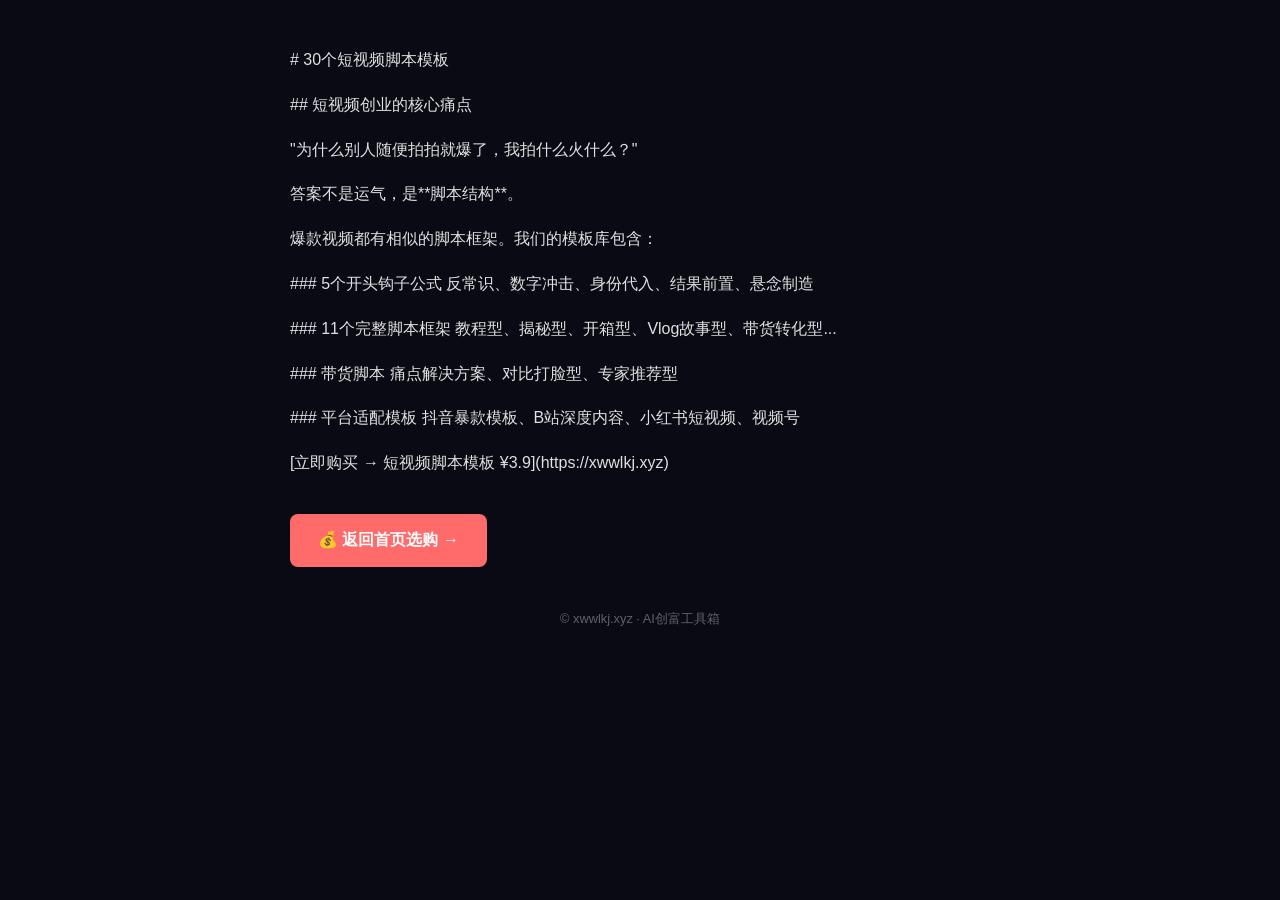
<file: scripts.html>
<!DOCTYPE html>
<html lang="zh-CN">
<head>
    <meta charset="UTF-8">
    <meta name="viewport" content="width=device-width, initial-scale=1.0">
    <title>30个短视频脚本模板 · 抖音/B站/小红书通用 | xwwlkj.xyz</title>
    <meta name="description" content="30个爆款短视频脚本结构模板，包含开头钩子公式、带货脚本、分镜模板。抖音/B站/小红书通用，直接套用出片。">
    <meta name="keywords" content="短视频脚本, 脚本模板, 抖音脚本, B站脚本, 口播脚本">
    <link rel="canonical" href="https://xwwlkj.xyz/scripts.html">
    <style>
        body{font-family:-apple-system,'PingFang SC','Microsoft YaHei',sans-serif;background:#0a0a14;color:#e0e0e0;max-width:700px;margin:0 auto;padding:30px 20px;line-height:1.8}
        h1{color:#ff6b6b;font-size:1.8rem;margin-bottom:20px}
        h2{color:#ffd93d;margin:20px 0 10px}
        a{display:inline-block;background:linear-gradient(90deg,#ff6b6b,#ff6b6b);color:white;padding:12px 28px;border-radius:8px;text-decoration:none;font-weight:700;margin-top:20px}
        a:hover{opacity:.9}
        .note{color:#ff6b6b;font-weight:700;margin:20px 0}
        @media(max-width:480px){body{padding:15px 12px}}
    </style>
</head>
<body>
    <p># 30个短视频脚本模板</p><p>## 短视频创业的核心痛点</p><p>"为什么别人随便拍拍就爆了，我拍什么火什么？"</p><p>答案不是运气，是**脚本结构**。</p><p>爆款视频都有相似的脚本框架。我们的模板库包含：</p><p>### 5个开头钩子公式
反常识、数字冲击、身份代入、结果前置、悬念制造</p><p>### 11个完整脚本框架
教程型、揭秘型、开箱型、Vlog故事型、带货转化型...</p><p>### 带货脚本
痛点解决方案、对比打脸型、专家推荐型</p><p>### 平台适配模板
抖音暴款模板、B站深度内容、小红书短视频、视频号</p><p>[立即购买 → 短视频脚本模板 ¥3.9](https://xwwlkj.xyz)
</p>
    <a href="https://xwwlkj.xyz">💰 返回首页选购 →</a>
    <p style="margin-top:40px;font-size:.8rem;opacity:.4;text-align:center">© xwwlkj.xyz · AI创富工具箱</p>
</body>
</html>
</file>
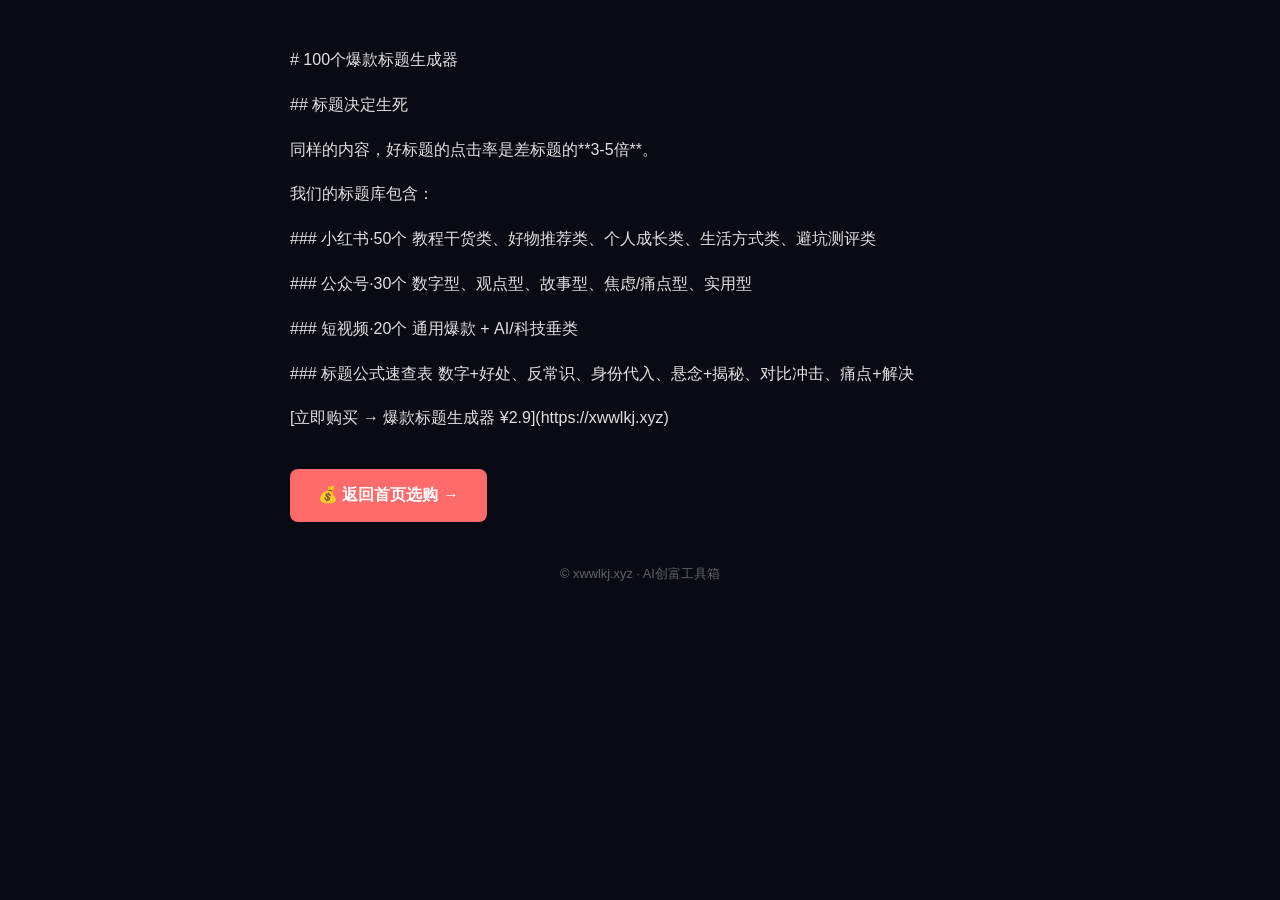
<file: titles.html>
<!DOCTYPE html>
<html lang="zh-CN">
<head>
    <meta charset="UTF-8">
    <meta name="viewport" content="width=device-width, initial-scale=1.0">
    <title>100个爆款标题模板 · 小红书/公众号/短视频 | xwwlkj.xyz</title>
    <meta name="description" content="100个直接复制用的爆款标题模板，小红书50个、公众号30个、短视频20个。提升3倍点击率。">
    <meta name="keywords" content="爆款标题, 标题模板, 小红书标题, 公众号标题, 短视频标题">
    <link rel="canonical" href="https://xwwlkj.xyz/titles.html">
    <style>
        body{font-family:-apple-system,'PingFang SC','Microsoft YaHei',sans-serif;background:#0a0a14;color:#e0e0e0;max-width:700px;margin:0 auto;padding:30px 20px;line-height:1.8}
        h1{color:#ff6b6b;font-size:1.8rem;margin-bottom:20px}
        h2{color:#ffd93d;margin:20px 0 10px}
        a{display:inline-block;background:linear-gradient(90deg,#ff6b6b,#ff6b6b);color:white;padding:12px 28px;border-radius:8px;text-decoration:none;font-weight:700;margin-top:20px}
        a:hover{opacity:.9}
        .note{color:#ff6b6b;font-weight:700;margin:20px 0}
        @media(max-width:480px){body{padding:15px 12px}}
    </style>
</head>
<body>
    <p># 100个爆款标题生成器</p><p>## 标题决定生死</p><p>同样的内容，好标题的点击率是差标题的**3-5倍**。</p><p>我们的标题库包含：</p><p>### 小红书·50个
教程干货类、好物推荐类、个人成长类、生活方式类、避坑测评类</p><p>### 公众号·30个
数字型、观点型、故事型、焦虑/痛点型、实用型</p><p>### 短视频·20个
通用爆款 + AI/科技垂类</p><p>### 标题公式速查表
数字+好处、反常识、身份代入、悬念+揭秘、对比冲击、痛点+解决</p><p>[立即购买 → 爆款标题生成器 ¥2.9](https://xwwlkj.xyz)
</p>
    <a href="https://xwwlkj.xyz">💰 返回首页选购 →</a>
    <p style="margin-top:40px;font-size:.8rem;opacity:.4;text-align:center">© xwwlkj.xyz · AI创富工具箱</p>
</body>
</html>
</file>
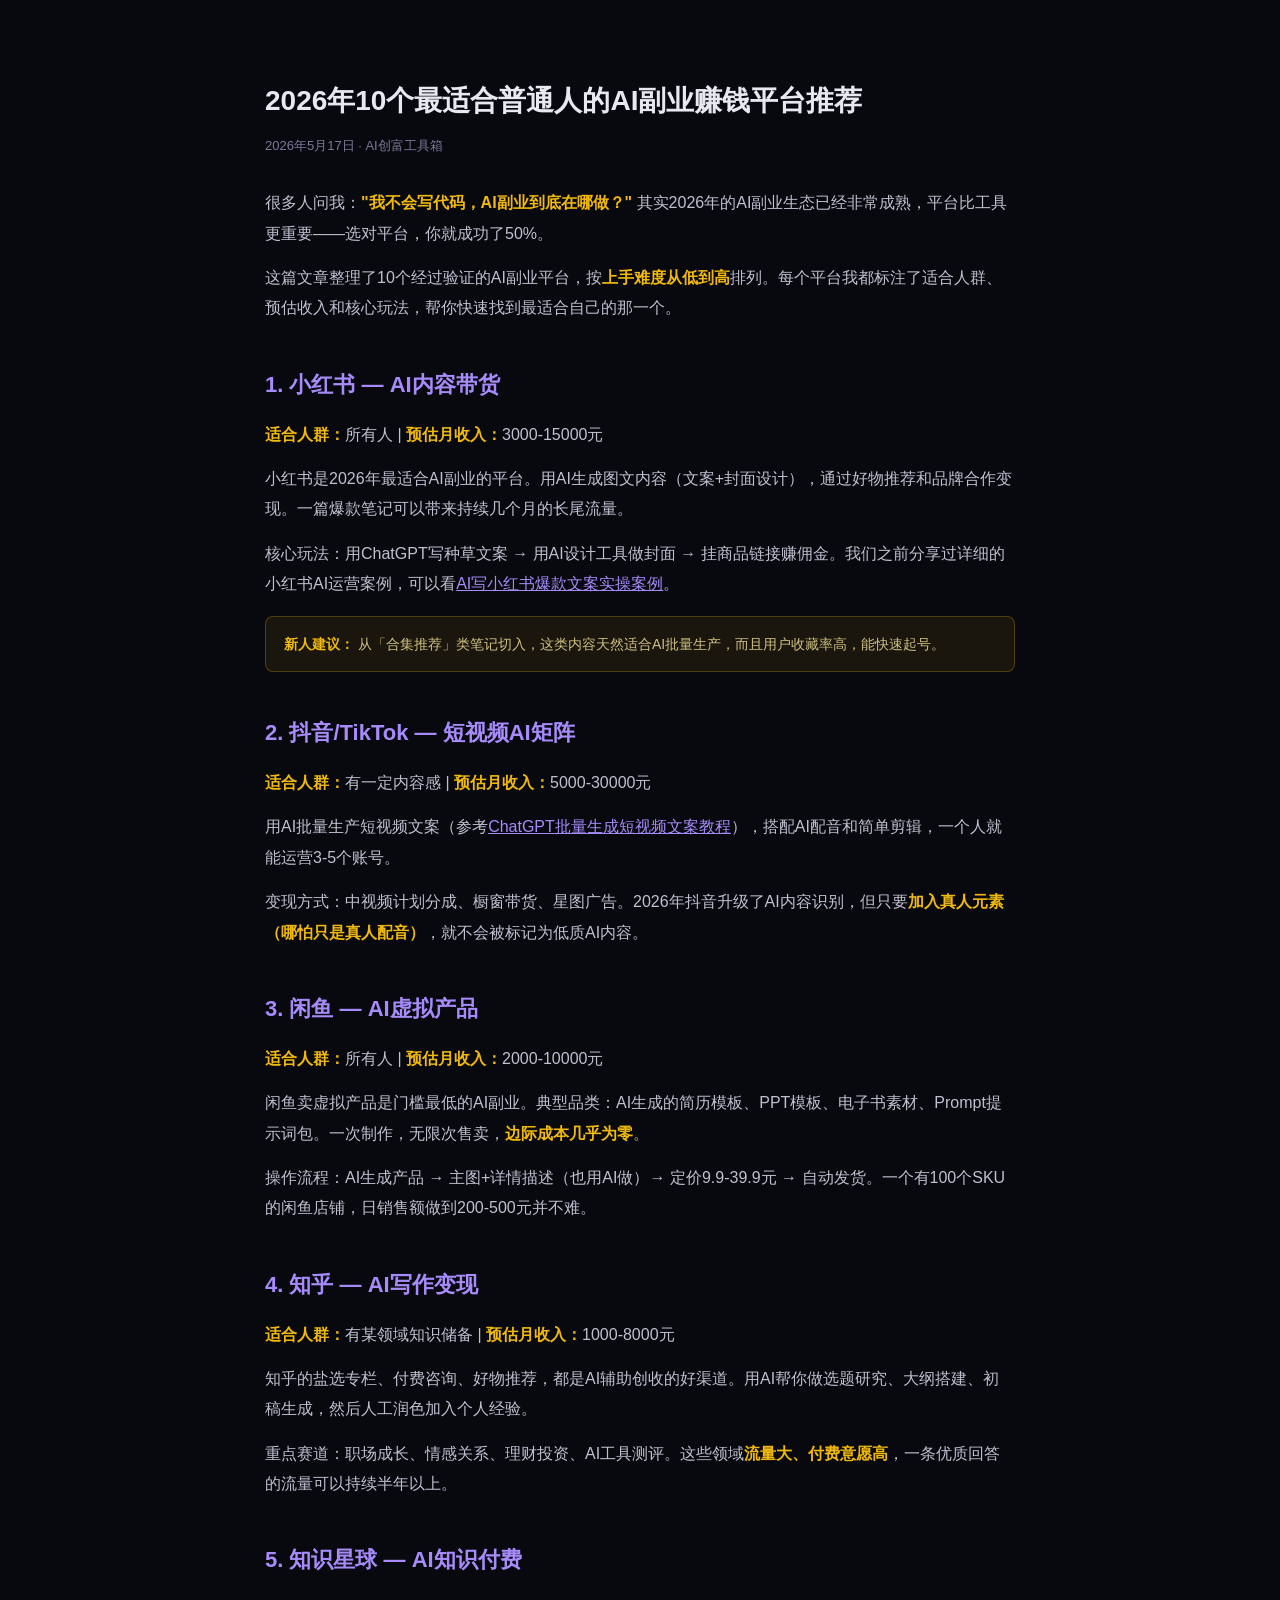
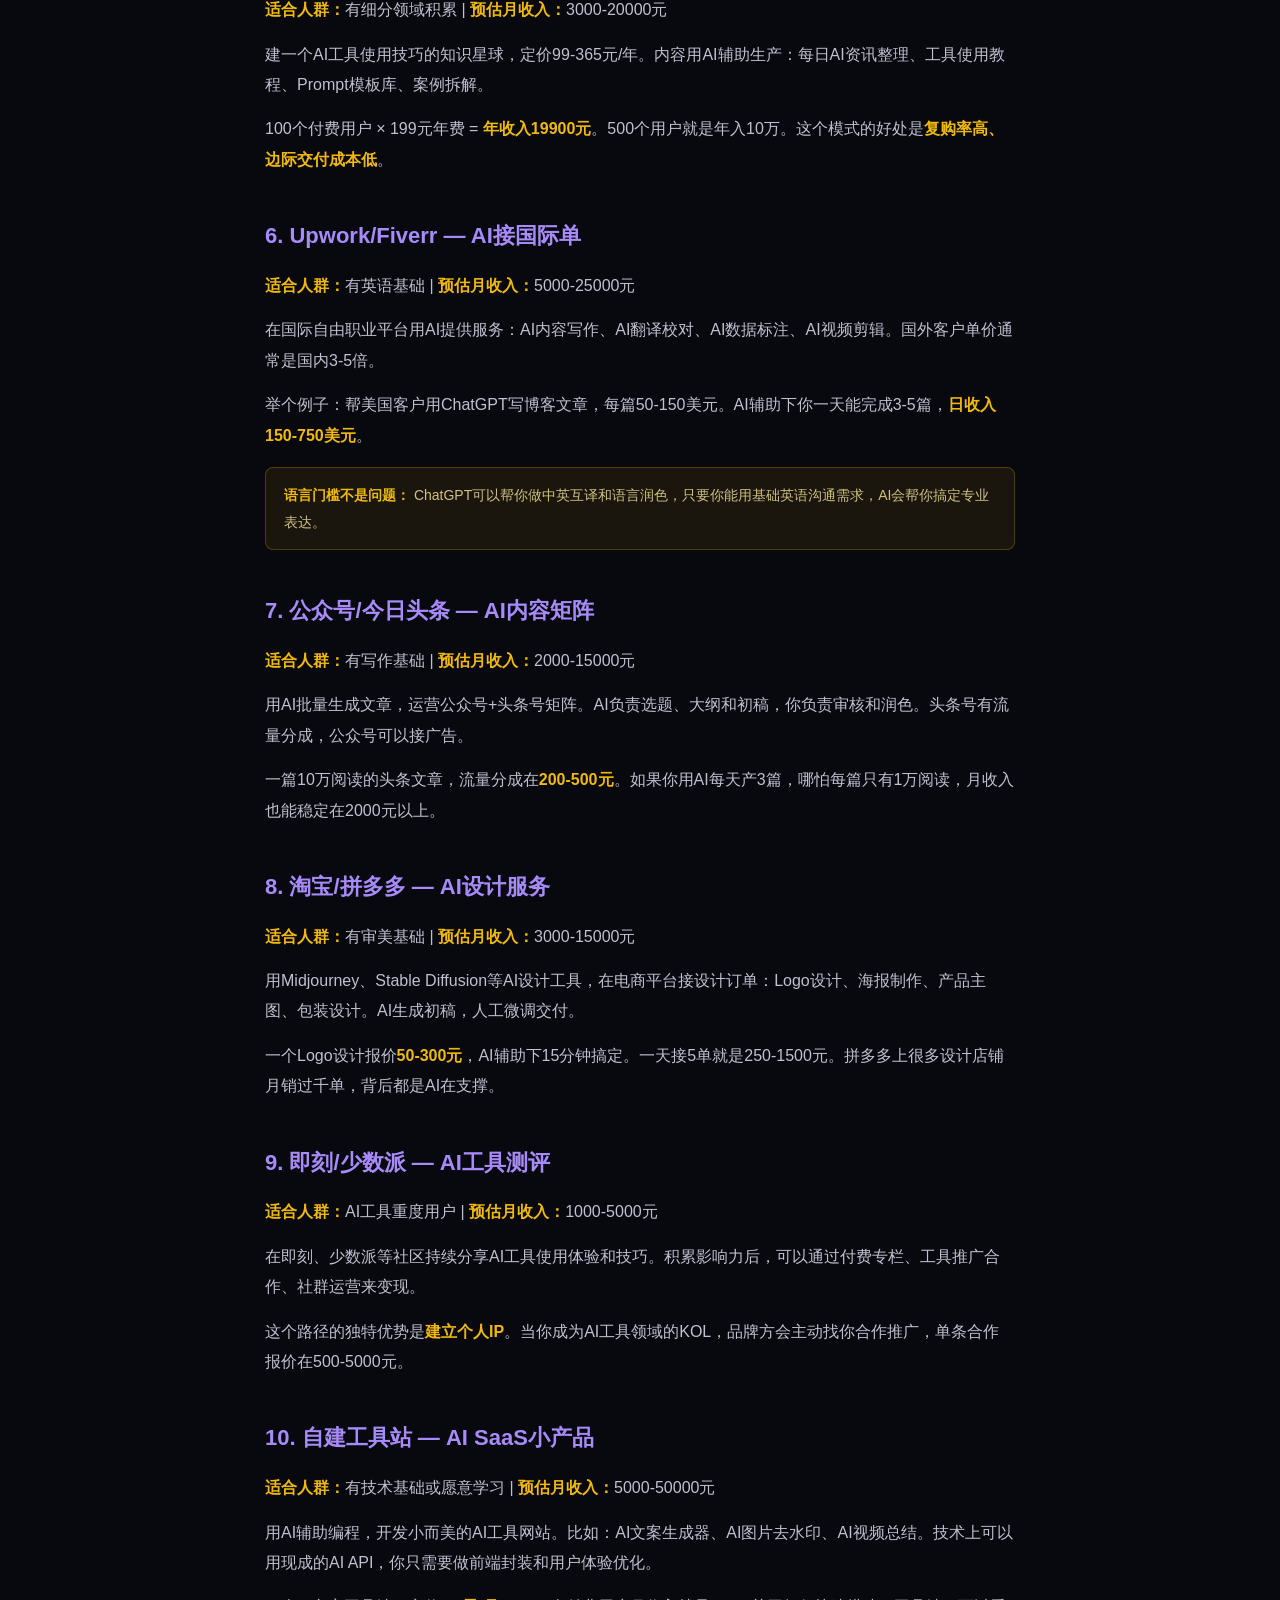
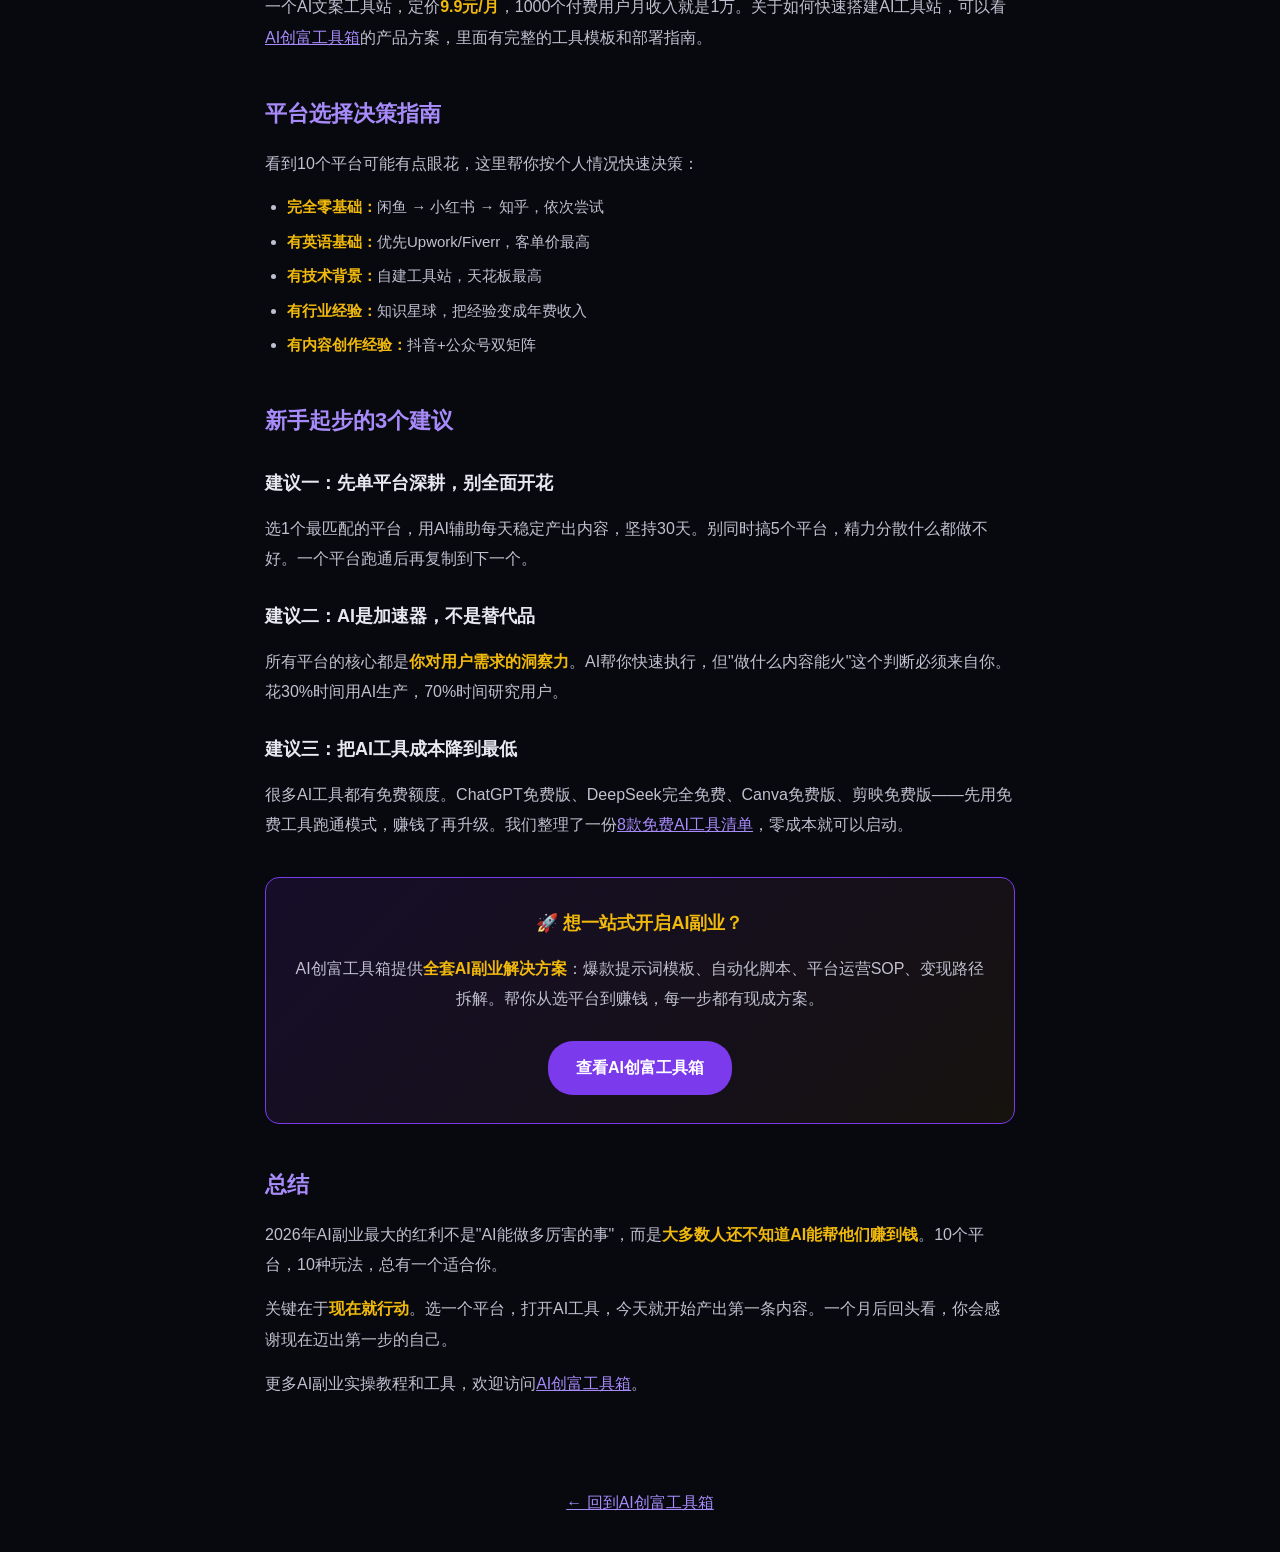
<file: blog/2026-05-17-ai-side-hustle-platforms.html>
<!DOCTYPE html>
<html lang="zh-CN">
<head>
<meta charset="UTF-8">
<meta name="viewport" content="width=device-width, initial-scale=1.0">
<title>2026年10个最适合普通人的AI副业赚钱平台推荐 - AI创富工具箱</title>
<meta name="description" content="精选10个2026年普通人也能上手的AI副业平台，从接单赚钱到知识付费，从内容创作到自动化服务。零门槛开启AI创富之路，月入3000-20000元真实可行。">
<link rel="canonical" href="https://xwwlkj.xyz/blog/2026-05-17-ai-side-hustle-platforms.html">
<style>
body{font-family:-apple-system,"PingFang SC","Microsoft YaHei",sans-serif;background:#08080f;color:#e8e8f0;line-height:1.9;margin:0;padding:0}
article{max-width:750px;margin:0 auto;padding:60px 20px 40px}
h1{font-size:28px;font-weight:900;margin-bottom:10px;line-height:1.3}
.date{color:#7a7a9a;font-size:13px;margin-bottom:30px}
h2{font-size:22px;margin:40px 0 14px;color:#a78bfa;font-weight:700}
h3{font-size:18px;margin:24px 0 10px}
p{font-size:16px;color:#c0c0d0;margin:14px 0}
ul,ol{padding-left:22px;color:#c0c0d0;margin:12px 0}
li{margin:6px 0;font-size:15px}
strong{color:#f0b90b}
a{color:#a78bfa}
blockquote{border-left:3px solid #7c3aed;padding:10px 18px;margin:20px 0;background:rgba(124,58,237,.05);border-radius:0 8px 8px 0;color:#a0a0b8}
.cta-box{background:linear-gradient(135deg,rgba(124,58,237,.12),rgba(240,185,11,.06));border:1px solid #7c3aed;border-radius:14px;padding:28px;margin:36px 0;text-align:center}
.cta-box h3{color:#f0b90b;margin-top:0}
.cta-box .btn{display:inline-block;background:#7c3aed;color:#fff;padding:12px 28px;border-radius:25px;text-decoration:none;font-weight:700;margin-top:12px;transition:.2s}
.cta-box .btn:hover{background:#8b5cf6}
.tip{background:rgba(240,185,11,.08);border:1px solid rgba(240,185,11,.25);border-radius:8px;padding:14px 18px;margin:16px 0;font-size:14px;color:#d0c080}
@media(max-width:640px){h1{font-size:22px}article{padding:30px 16px}}
</style>
</head>
<body>
<article>

<h1>2026年10个最适合普通人的AI副业赚钱平台推荐</h1>
<p class="date">2026年5月17日 · AI创富工具箱</p>

<p>很多人问我：<strong>"我不会写代码，AI副业到底在哪做？"</strong> 其实2026年的AI副业生态已经非常成熟，平台比工具更重要——选对平台，你就成功了50%。</p>

<p>这篇文章整理了10个经过验证的AI副业平台，按<strong>上手难度从低到高</strong>排列。每个平台我都标注了适合人群、预估收入和核心玩法，帮你快速找到最适合自己的那一个。</p>

<h2>1. 小红书 — AI内容带货</h2>
<p><strong>适合人群：</strong>所有人 | <strong>预估月收入：</strong>3000-15000元</p>

<p>小红书是2026年最适合AI副业的平台。用AI生成图文内容（文案+封面设计），通过好物推荐和品牌合作变现。一篇爆款笔记可以带来持续几个月的长尾流量。</p>

<p>核心玩法：用ChatGPT写种草文案 → 用AI设计工具做封面 → 挂商品链接赚佣金。我们之前分享过详细的小红书AI运营案例，可以看<a href="https://xwwlkj.xyz/blog/2026-05-17-xiaohongshu-case.html">AI写小红书爆款文案实操案例</a>。</p>

<div class="tip"><strong>新人建议：</strong> 从「合集推荐」类笔记切入，这类内容天然适合AI批量生产，而且用户收藏率高，能快速起号。</div>

<h2>2. 抖音/TikTok — 短视频AI矩阵</h2>
<p><strong>适合人群：</strong>有一定内容感 | <strong>预估月收入：</strong>5000-30000元</p>

<p>用AI批量生产短视频文案（参考<a href="https://xwwlkj.xyz/blog/2026-05-17-chatgpt-video-script-money.html">ChatGPT批量生成短视频文案教程</a>），搭配AI配音和简单剪辑，一个人就能运营3-5个账号。</p>

<p>变现方式：中视频计划分成、橱窗带货、星图广告。2026年抖音升级了AI内容识别，但只要<strong>加入真人元素（哪怕只是真人配音）</strong>，就不会被标记为低质AI内容。</p>

<h2>3. 闲鱼 — AI虚拟产品</h2>
<p><strong>适合人群：</strong>所有人 | <strong>预估月收入：</strong>2000-10000元</p>

<p>闲鱼卖虚拟产品是门槛最低的AI副业。典型品类：AI生成的简历模板、PPT模板、电子书素材、Prompt提示词包。一次制作，无限次售卖，<strong>边际成本几乎为零</strong>。</p>

<p>操作流程：AI生成产品 → 主图+详情描述（也用AI做）→ 定价9.9-39.9元 → 自动发货。一个有100个SKU的闲鱼店铺，日销售额做到200-500元并不难。</p>

<h2>4. 知乎 — AI写作变现</h2>
<p><strong>适合人群：</strong>有某领域知识储备 | <strong>预估月收入：</strong>1000-8000元</p>

<p>知乎的盐选专栏、付费咨询、好物推荐，都是AI辅助创收的好渠道。用AI帮你做选题研究、大纲搭建、初稿生成，然后人工润色加入个人经验。</p>

<p>重点赛道：职场成长、情感关系、理财投资、AI工具测评。这些领域<strong>流量大、付费意愿高</strong>，一条优质回答的流量可以持续半年以上。</p>

<h2>5. 知识星球 — AI知识付费</h2>
<p><strong>适合人群：</strong>有细分领域积累 | <strong>预估月收入：</strong>3000-20000元</p>

<p>建一个AI工具使用技巧的知识星球，定价99-365元/年。内容用AI辅助生产：每日AI资讯整理、工具使用教程、Prompt模板库、案例拆解。</p>

<p>100个付费用户 × 199元年费 = <strong>年收入19900元</strong>。500个用户就是年入10万。这个模式的好处是<strong>复购率高、边际交付成本低</strong>。</p>

<h2>6. Upwork/Fiverr — AI接国际单</h2>
<p><strong>适合人群：</strong>有英语基础 | <strong>预估月收入：</strong>5000-25000元</p>

<p>在国际自由职业平台用AI提供服务：AI内容写作、AI翻译校对、AI数据标注、AI视频剪辑。国外客户单价通常是国内3-5倍。</p>

<p>举个例子：帮美国客户用ChatGPT写博客文章，每篇50-150美元。AI辅助下你一天能完成3-5篇，<strong>日收入150-750美元</strong>。</p>

<div class="tip"><strong>语言门槛不是问题：</strong> ChatGPT可以帮你做中英互译和语言润色，只要你能用基础英语沟通需求，AI会帮你搞定专业表达。</div>

<h2>7. 公众号/今日头条 — AI内容矩阵</h2>
<p><strong>适合人群：</strong>有写作基础 | <strong>预估月收入：</strong>2000-15000元</p>

<p>用AI批量生成文章，运营公众号+头条号矩阵。AI负责选题、大纲和初稿，你负责审核和润色。头条号有流量分成，公众号可以接广告。</p>

<p>一篇10万阅读的头条文章，流量分成在<strong>200-500元</strong>。如果你用AI每天产3篇，哪怕每篇只有1万阅读，月收入也能稳定在2000元以上。</p>

<h2>8. 淘宝/拼多多 — AI设计服务</h2>
<p><strong>适合人群：</strong>有审美基础 | <strong>预估月收入：</strong>3000-15000元</p>

<p>用Midjourney、Stable Diffusion等AI设计工具，在电商平台接设计订单：Logo设计、海报制作、产品主图、包装设计。AI生成初稿，人工微调交付。</p>

<p>一个Logo设计报价<strong>50-300元</strong>，AI辅助下15分钟搞定。一天接5单就是250-1500元。拼多多上很多设计店铺月销过千单，背后都是AI在支撑。</p>

<h2>9. 即刻/少数派 — AI工具测评</h2>
<p><strong>适合人群：</strong>AI工具重度用户 | <strong>预估月收入：</strong>1000-5000元</p>

<p>在即刻、少数派等社区持续分享AI工具使用体验和技巧。积累影响力后，可以通过付费专栏、工具推广合作、社群运营来变现。</p>

<p>这个路径的独特优势是<strong>建立个人IP</strong>。当你成为AI工具领域的KOL，品牌方会主动找你合作推广，单条合作报价在500-5000元。</p>

<h2>10. 自建工具站 — AI SaaS小产品</h2>
<p><strong>适合人群：</strong>有技术基础或愿意学习 | <strong>预估月收入：</strong>5000-50000元</p>

<p>用AI辅助编程，开发小而美的AI工具网站。比如：AI文案生成器、AI图片去水印、AI视频总结。技术上可以用现成的AI API，你只需要做前端封装和用户体验优化。</p>

<p>一个AI文案工具站，定价<strong>9.9元/月</strong>，1000个付费用户月收入就是1万。关于如何快速搭建AI工具站，可以看<a href="https://xwwlkj.xyz">AI创富工具箱</a>的产品方案，里面有完整的工具模板和部署指南。</p>

<h2>平台选择决策指南</h2>

<p>看到10个平台可能有点眼花，这里帮你按个人情况快速决策：</p>

<ul>
<li><strong>完全零基础：</strong>闲鱼 → 小红书 → 知乎，依次尝试</li>
<li><strong>有英语基础：</strong>优先Upwork/Fiverr，客单价最高</li>
<li><strong>有技术背景：</strong>自建工具站，天花板最高</li>
<li><strong>有行业经验：</strong>知识星球，把经验变成年费收入</li>
<li><strong>有内容创作经验：</strong>抖音+公众号双矩阵</li>
</ul>

<h2>新手起步的3个建议</h2>

<h3>建议一：先单平台深耕，别全面开花</h3>
<p>选1个最匹配的平台，用AI辅助每天稳定产出内容，坚持30天。别同时搞5个平台，精力分散什么都做不好。一个平台跑通后再复制到下一个。</p>

<h3>建议二：AI是加速器，不是替代品</h3>
<p>所有平台的核心都是<strong>你对用户需求的洞察力</strong>。AI帮你快速执行，但"做什么内容能火"这个判断必须来自你。花30%时间用AI生产，70%时间研究用户。</p>

<h3>建议三：把AI工具成本降到最低</h3>
<p>很多AI工具都有免费额度。ChatGPT免费版、DeepSeek完全免费、Canva免费版、剪映免费版——先用免费工具跑通模式，赚钱了再升级。我们整理了一份<a href="https://xwwlkj.xyz/blog/2026-05-17-free-ai-tools.html">8款免费AI工具清单</a>，零成本就可以启动。</p>

<div class="cta-box">
<h3>🚀 想一站式开启AI副业？</h3>
<p style="color:#c0c0d0">AI创富工具箱提供<strong>全套AI副业解决方案</strong>：爆款提示词模板、自动化脚本、平台运营SOP、变现路径拆解。帮你从选平台到赚钱，每一步都有现成方案。</p>
<a href="https://xwwlkj.xyz" class="btn">查看AI创富工具箱</a>
</div>

<h2>总结</h2>

<p>2026年AI副业最大的红利不是"AI能做多厉害的事"，而是<strong>大多数人还不知道AI能帮他们赚到钱</strong>。10个平台，10种玩法，总有一个适合你。</p>

<p>关键在于<strong>现在就行动</strong>。选一个平台，打开AI工具，今天就开始产出第一条内容。一个月后回头看，你会感谢现在迈出第一步的自己。</p>

<p>更多AI副业实操教程和工具，欢迎访问<a href="https://xwwlkj.xyz">AI创富工具箱</a>。</p>

</article>
<p style="text-align:center;padding:20px"><a href="https://xwwlkj.xyz">← 回到AI创富工具箱</a></p>
</body>
</html>
</file>
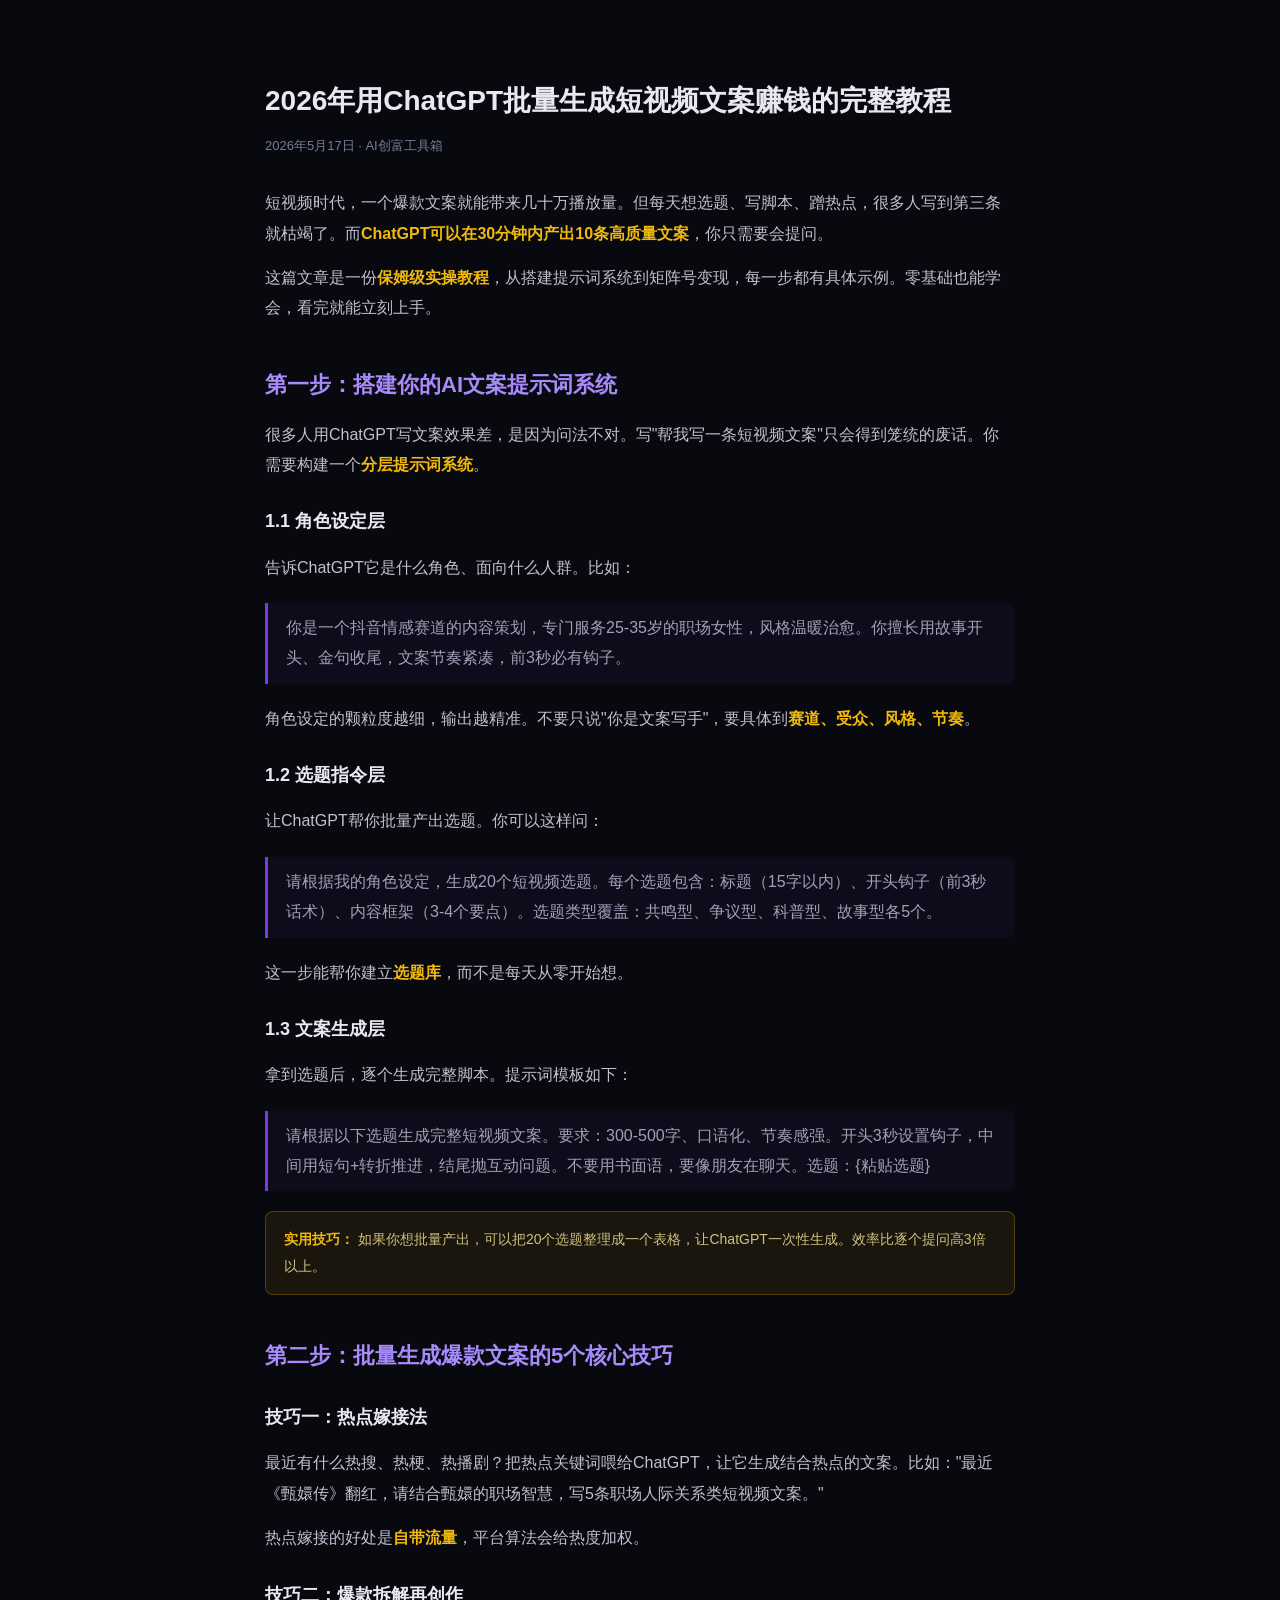
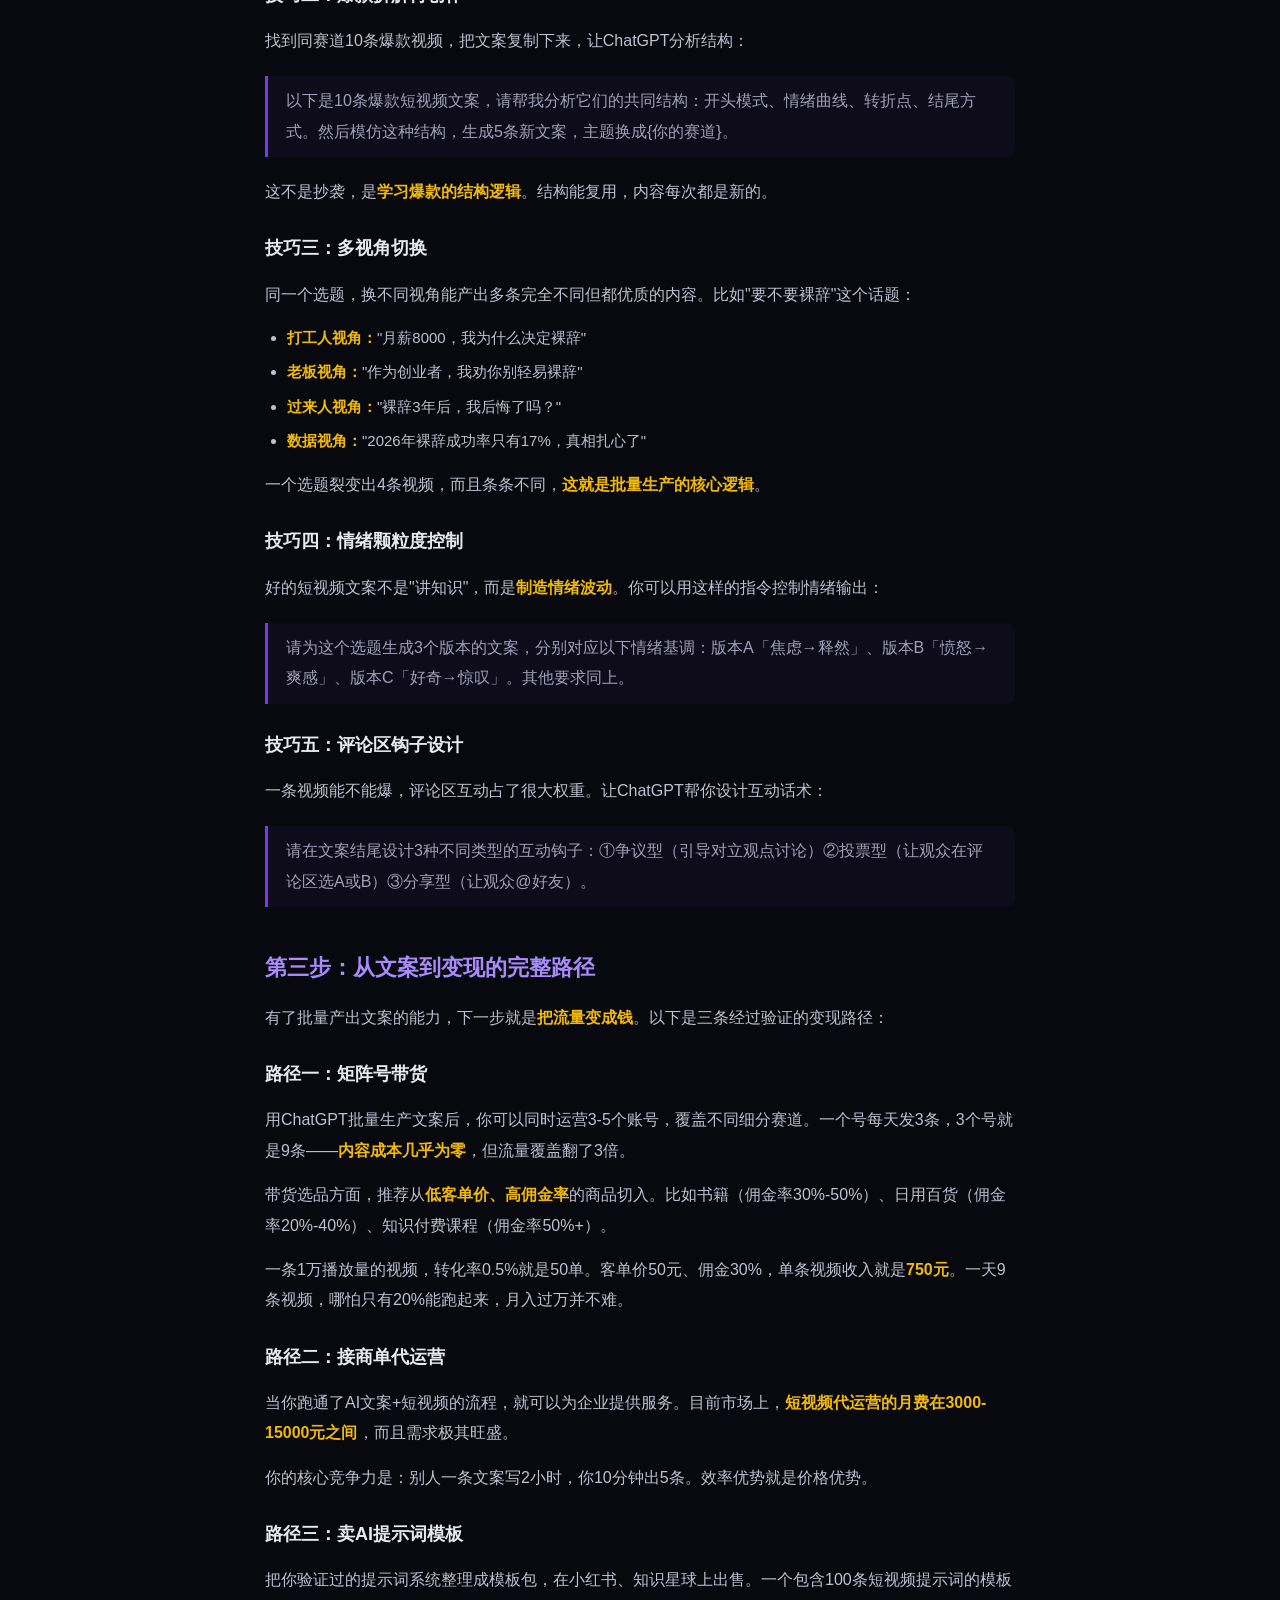
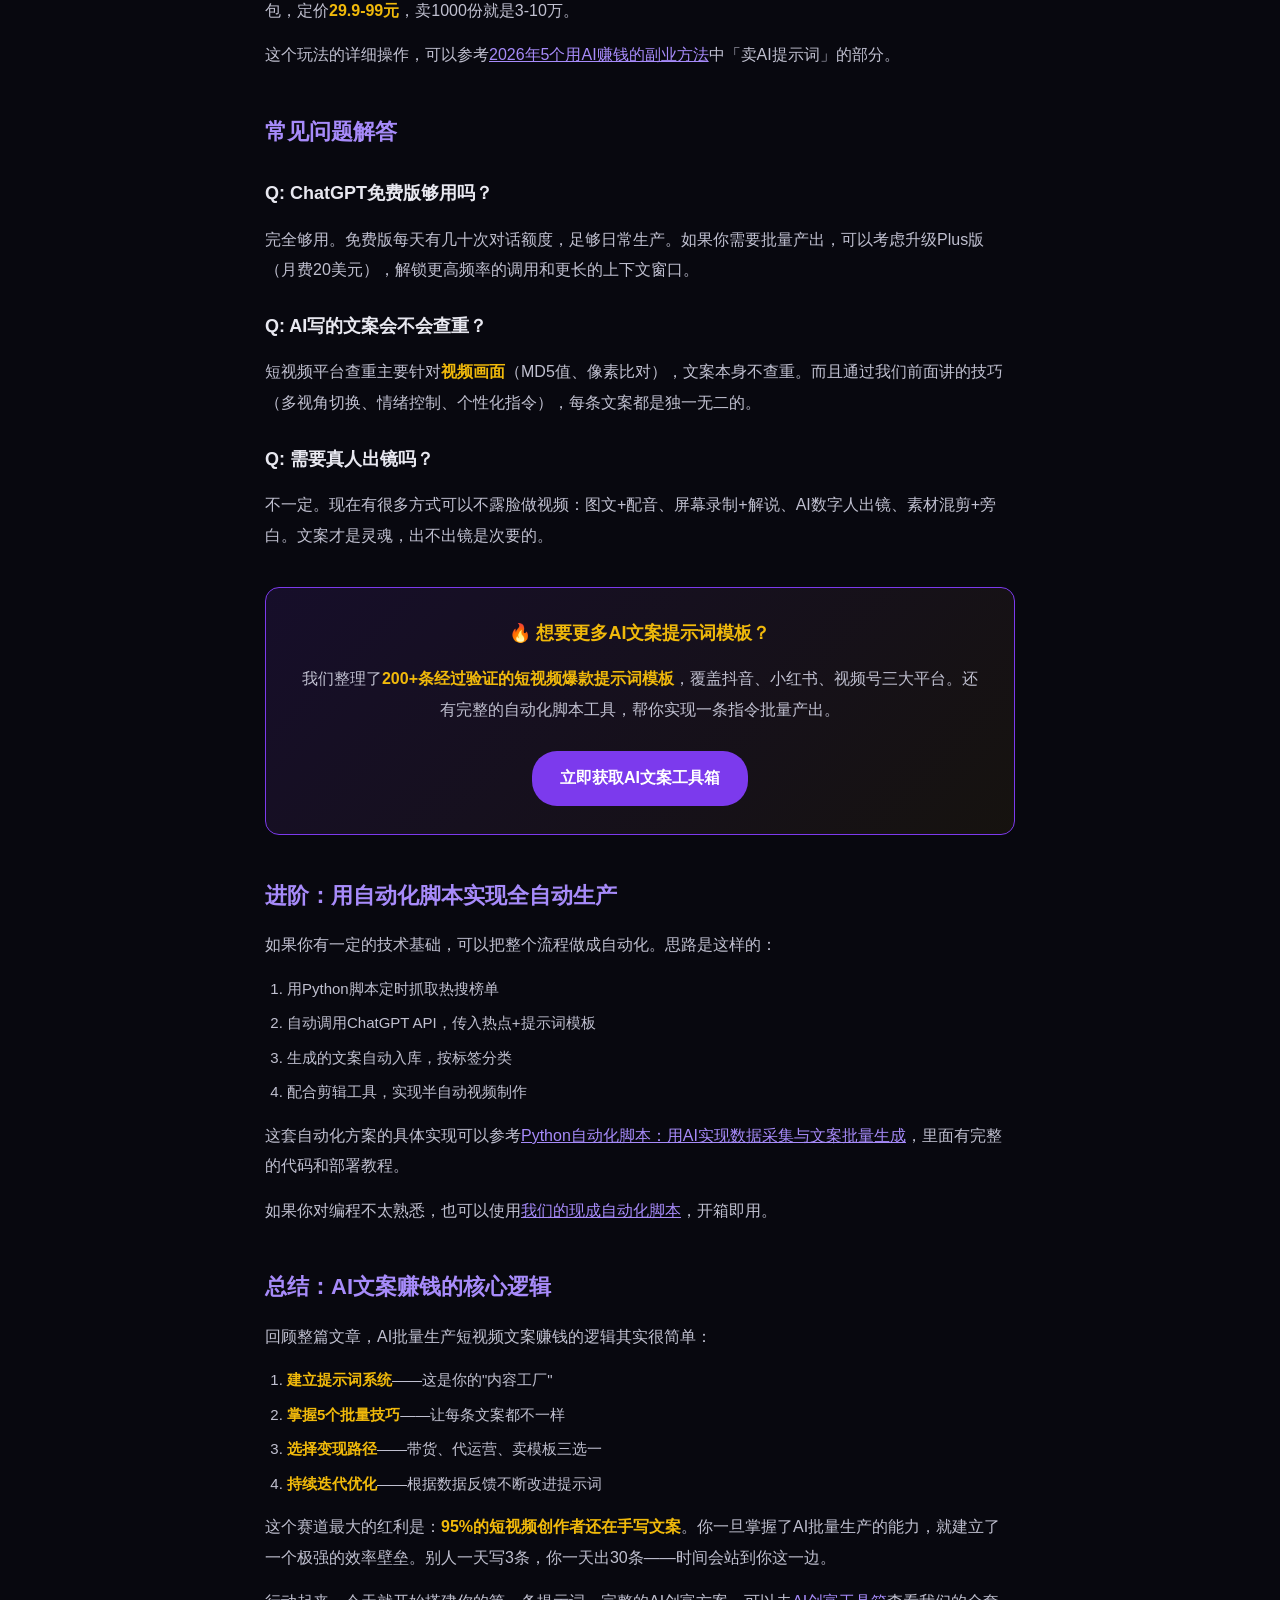
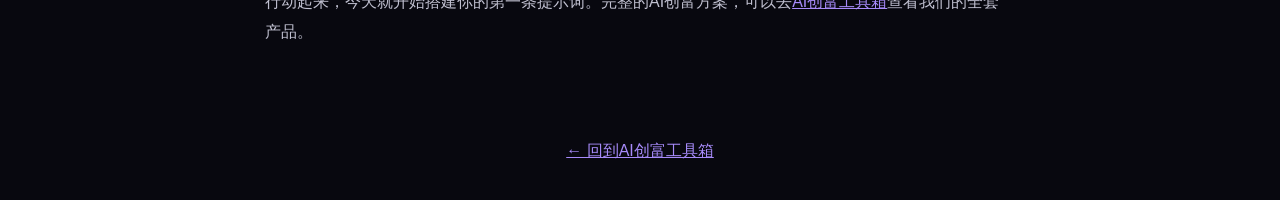
<file: blog/2026-05-17-chatgpt-video-script-money.html>
<!DOCTYPE html>
<html lang="zh-CN">
<head>
<meta charset="UTF-8">
<meta name="viewport" content="width=device-width, initial-scale=1.0">
<title>2026年用ChatGPT批量生成短视频文案赚钱的完整教程 - AI创富工具箱</title>
<meta name="description" content="手把手教你用ChatGPT批量生成抖音、小红书短视频文案，从选题到变现的全流程教程。零基础也能日更10条爆款视频，2026年副业赚钱必看。">
<link rel="canonical" href="https://xwwlkj.xyz/blog/2026-05-17-chatgpt-video-script-money.html">
<style>
body{font-family:-apple-system,"PingFang SC","Microsoft YaHei",sans-serif;background:#08080f;color:#e8e8f0;line-height:1.9;margin:0;padding:0}
article{max-width:750px;margin:0 auto;padding:60px 20px 40px}
h1{font-size:28px;font-weight:900;margin-bottom:10px;line-height:1.3}
.date{color:#7a7a9a;font-size:13px;margin-bottom:30px}
h2{font-size:22px;margin:40px 0 14px;color:#a78bfa;font-weight:700}
h3{font-size:18px;margin:24px 0 10px}
p{font-size:16px;color:#c0c0d0;margin:14px 0}
ul,ol{padding-left:22px;color:#c0c0d0;margin:12px 0}
li{margin:6px 0;font-size:15px}
strong{color:#f0b90b}
a{color:#a78bfa}
blockquote{border-left:3px solid #7c3aed;padding:10px 18px;margin:20px 0;background:rgba(124,58,237,.05);border-radius:0 8px 8px 0;color:#a0a0b8}
.cta-box{background:linear-gradient(135deg,rgba(124,58,237,.12),rgba(240,185,11,.06));border:1px solid #7c3aed;border-radius:14px;padding:28px;margin:36px 0;text-align:center}
.cta-box h3{color:#f0b90b;margin-top:0}
.cta-box .btn{display:inline-block;background:#7c3aed;color:#fff;padding:12px 28px;border-radius:25px;text-decoration:none;font-weight:700;margin-top:12px;transition:.2s}
.cta-box .btn:hover{background:#8b5cf6}
.tip{background:rgba(240,185,11,.08);border:1px solid rgba(240,185,11,.25);border-radius:8px;padding:14px 18px;margin:16px 0;font-size:14px;color:#d0c080}
@media(max-width:640px){h1{font-size:22px}article{padding:30px 16px}}
</style>
</head>
<body>
<article>

<h1>2026年用ChatGPT批量生成短视频文案赚钱的完整教程</h1>
<p class="date">2026年5月17日 · AI创富工具箱</p>

<p>短视频时代，一个爆款文案就能带来几十万播放量。但每天想选题、写脚本、蹭热点，很多人写到第三条就枯竭了。而<strong>ChatGPT可以在30分钟内产出10条高质量文案</strong>，你只需要会提问。</p>

<p>这篇文章是一份<strong>保姆级实操教程</strong>，从搭建提示词系统到矩阵号变现，每一步都有具体示例。零基础也能学会，看完就能立刻上手。</p>

<h2>第一步：搭建你的AI文案提示词系统</h2>

<p>很多人用ChatGPT写文案效果差，是因为问法不对。写"帮我写一条短视频文案"只会得到笼统的废话。你需要构建一个<strong>分层提示词系统</strong>。</p>

<h3>1.1 角色设定层</h3>

<p>告诉ChatGPT它是什么角色、面向什么人群。比如：</p>

<blockquote>你是一个抖音情感赛道的内容策划，专门服务25-35岁的职场女性，风格温暖治愈。你擅长用故事开头、金句收尾，文案节奏紧凑，前3秒必有钩子。</blockquote>

<p>角色设定的颗粒度越细，输出越精准。不要只说"你是文案写手"，要具体到<strong>赛道、受众、风格、节奏</strong>。</p>

<h3>1.2 选题指令层</h3>

<p>让ChatGPT帮你批量产出选题。你可以这样问：</p>

<blockquote>请根据我的角色设定，生成20个短视频选题。每个选题包含：标题（15字以内）、开头钩子（前3秒话术）、内容框架（3-4个要点）。选题类型覆盖：共鸣型、争议型、科普型、故事型各5个。</blockquote>

<p>这一步能帮你建立<strong>选题库</strong>，而不是每天从零开始想。</p>

<h3>1.3 文案生成层</h3>

<p>拿到选题后，逐个生成完整脚本。提示词模板如下：</p>

<blockquote>请根据以下选题生成完整短视频文案。要求：300-500字、口语化、节奏感强。开头3秒设置钩子，中间用短句+转折推进，结尾抛互动问题。不要用书面语，要像朋友在聊天。选题：{粘贴选题}</blockquote>

<div class="tip"><strong>实用技巧：</strong> 如果你想批量产出，可以把20个选题整理成一个表格，让ChatGPT一次性生成。效率比逐个提问高3倍以上。</div>

<h2>第二步：批量生成爆款文案的5个核心技巧</h2>

<h3>技巧一：热点嫁接法</h3>

<p>最近有什么热搜、热梗、热播剧？把热点关键词喂给ChatGPT，让它生成结合热点的文案。比如："最近《甄嬛传》翻红，请结合甄嬛的职场智慧，写5条职场人际关系类短视频文案。"</p>

<p>热点嫁接的好处是<strong>自带流量</strong>，平台算法会给热度加权。</p>

<h3>技巧二：爆款拆解再创作</h3>

<p>找到同赛道10条爆款视频，把文案复制下来，让ChatGPT分析结构：</p>

<blockquote>以下是10条爆款短视频文案，请帮我分析它们的共同结构：开头模式、情绪曲线、转折点、结尾方式。然后模仿这种结构，生成5条新文案，主题换成{你的赛道}。</blockquote>

<p>这不是抄袭，是<strong>学习爆款的结构逻辑</strong>。结构能复用，内容每次都是新的。</p>

<h3>技巧三：多视角切换</h3>

<p>同一个选题，换不同视角能产出多条完全不同但都优质的内容。比如"要不要裸辞"这个话题：</p>

<ul>
<li><strong>打工人视角：</strong>"月薪8000，我为什么决定裸辞"</li>
<li><strong>老板视角：</strong>"作为创业者，我劝你别轻易裸辞"</li>
<li><strong>过来人视角：</strong>"裸辞3年后，我后悔了吗？"</li>
<li><strong>数据视角：</strong>"2026年裸辞成功率只有17%，真相扎心了"</li>
</ul>

<p>一个选题裂变出4条视频，而且条条不同，<strong>这就是批量生产的核心逻辑</strong>。</p>

<h3>技巧四：情绪颗粒度控制</h3>

<p>好的短视频文案不是"讲知识"，而是<strong>制造情绪波动</strong>。你可以用这样的指令控制情绪输出：</p>

<blockquote>请为这个选题生成3个版本的文案，分别对应以下情绪基调：版本A「焦虑→释然」、版本B「愤怒→爽感」、版本C「好奇→惊叹」。其他要求同上。</blockquote>

<h3>技巧五：评论区钩子设计</h3>

<p>一条视频能不能爆，评论区互动占了很大权重。让ChatGPT帮你设计互动话术：</p>

<blockquote>请在文案结尾设计3种不同类型的互动钩子：①争议型（引导对立观点讨论）②投票型（让观众在评论区选A或B）③分享型（让观众@好友）。</blockquote>

<h2>第三步：从文案到变现的完整路径</h2>

<p>有了批量产出文案的能力，下一步就是<strong>把流量变成钱</strong>。以下是三条经过验证的变现路径：</p>

<h3>路径一：矩阵号带货</h3>

<p>用ChatGPT批量生产文案后，你可以同时运营3-5个账号，覆盖不同细分赛道。一个号每天发3条，3个号就是9条——<strong>内容成本几乎为零</strong>，但流量覆盖翻了3倍。</p>

<p>带货选品方面，推荐从<strong>低客单价、高佣金率</strong>的商品切入。比如书籍（佣金率30%-50%）、日用百货（佣金率20%-40%）、知识付费课程（佣金率50%+）。</p>

<p>一条1万播放量的视频，转化率0.5%就是50单。客单价50元、佣金30%，单条视频收入就是<strong>750元</strong>。一天9条视频，哪怕只有20%能跑起来，月入过万并不难。</p>

<h3>路径二：接商单代运营</h3>

<p>当你跑通了AI文案+短视频的流程，就可以为企业提供服务。目前市场上，<strong>短视频代运营的月费在3000-15000元之间</strong>，而且需求极其旺盛。</p>

<p>你的核心竞争力是：别人一条文案写2小时，你10分钟出5条。效率优势就是价格优势。</p>

<h3>路径三：卖AI提示词模板</h3>

<p>把你验证过的提示词系统整理成模板包，在小红书、知识星球上出售。一个包含100条短视频提示词的模板包，定价<strong>29.9-99元</strong>，卖1000份就是3-10万。</p>

<p>这个玩法的详细操作，可以参考<a href="https://xwwlkj.xyz/blog/2026-ai-side-hustle.html">2026年5个用AI赚钱的副业方法</a>中「卖AI提示词」的部分。</p>

<h2>常见问题解答</h2>

<h3>Q: ChatGPT免费版够用吗？</h3>
<p>完全够用。免费版每天有几十次对话额度，足够日常生产。如果你需要批量产出，可以考虑升级Plus版（月费20美元），解锁更高频率的调用和更长的上下文窗口。</p>

<h3>Q: AI写的文案会不会查重？</h3>
<p>短视频平台查重主要针对<strong>视频画面</strong>（MD5值、像素比对），文案本身不查重。而且通过我们前面讲的技巧（多视角切换、情绪控制、个性化指令），每条文案都是独一无二的。</p>

<h3>Q: 需要真人出镜吗？</h3>
<p>不一定。现在有很多方式可以不露脸做视频：图文+配音、屏幕录制+解说、AI数字人出镜、素材混剪+旁白。文案才是灵魂，出不出镜是次要的。</p>

<div class="cta-box">
<h3>🔥 想要更多AI文案提示词模板？</h3>
<p style="color:#c0c0d0">我们整理了<strong>200+条经过验证的短视频爆款提示词模板</strong>，覆盖抖音、小红书、视频号三大平台。还有完整的自动化脚本工具，帮你实现一条指令批量产出。</p>
<a href="https://xwwlkj.xyz" class="btn">立即获取AI文案工具箱</a>
</div>

<h2>进阶：用自动化脚本实现全自动生产</h2>

<p>如果你有一定的技术基础，可以把整个流程做成自动化。思路是这样的：</p>

<ol>
<li>用Python脚本定时抓取热搜榜单</li>
<li>自动调用ChatGPT API，传入热点+提示词模板</li>
<li>生成的文案自动入库，按标签分类</li>
<li>配合剪辑工具，实现半自动视频制作</li>
</ol>

<p>这套自动化方案的具体实现可以参考<a href="https://xwwlkj.xyz/blog/2026-05-17-python-automation.html">Python自动化脚本：用AI实现数据采集与文案批量生成</a>，里面有完整的代码和部署教程。</p>

<p>如果你对编程不太熟悉，也可以使用<a href="https://xwwlkj.xyz/scripts.html">我们的现成自动化脚本</a>，开箱即用。</p>

<h2>总结：AI文案赚钱的核心逻辑</h2>

<p>回顾整篇文章，AI批量生产短视频文案赚钱的逻辑其实很简单：</p>

<ol>
<li><strong>建立提示词系统</strong>——这是你的"内容工厂"</li>
<li><strong>掌握5个批量技巧</strong>——让每条文案都不一样</li>
<li><strong>选择变现路径</strong>——带货、代运营、卖模板三选一</li>
<li><strong>持续迭代优化</strong>——根据数据反馈不断改进提示词</li>
</ol>

<p>这个赛道最大的红利是：<strong>95%的短视频创作者还在手写文案</strong>。你一旦掌握了AI批量生产的能力，就建立了一个极强的效率壁垒。别人一天写3条，你一天出30条——时间会站到你这一边。</p>

<p>行动起来，今天就开始搭建你的第一条提示词。完整的AI创富方案，可以去<a href="https://xwwlkj.xyz">AI创富工具箱</a>查看我们的全套产品。</p>

</article>
<p style="text-align:center;padding:20px"><a href="https://xwwlkj.xyz">← 回到AI创富工具箱</a></p>
</body>
</html>
</file>
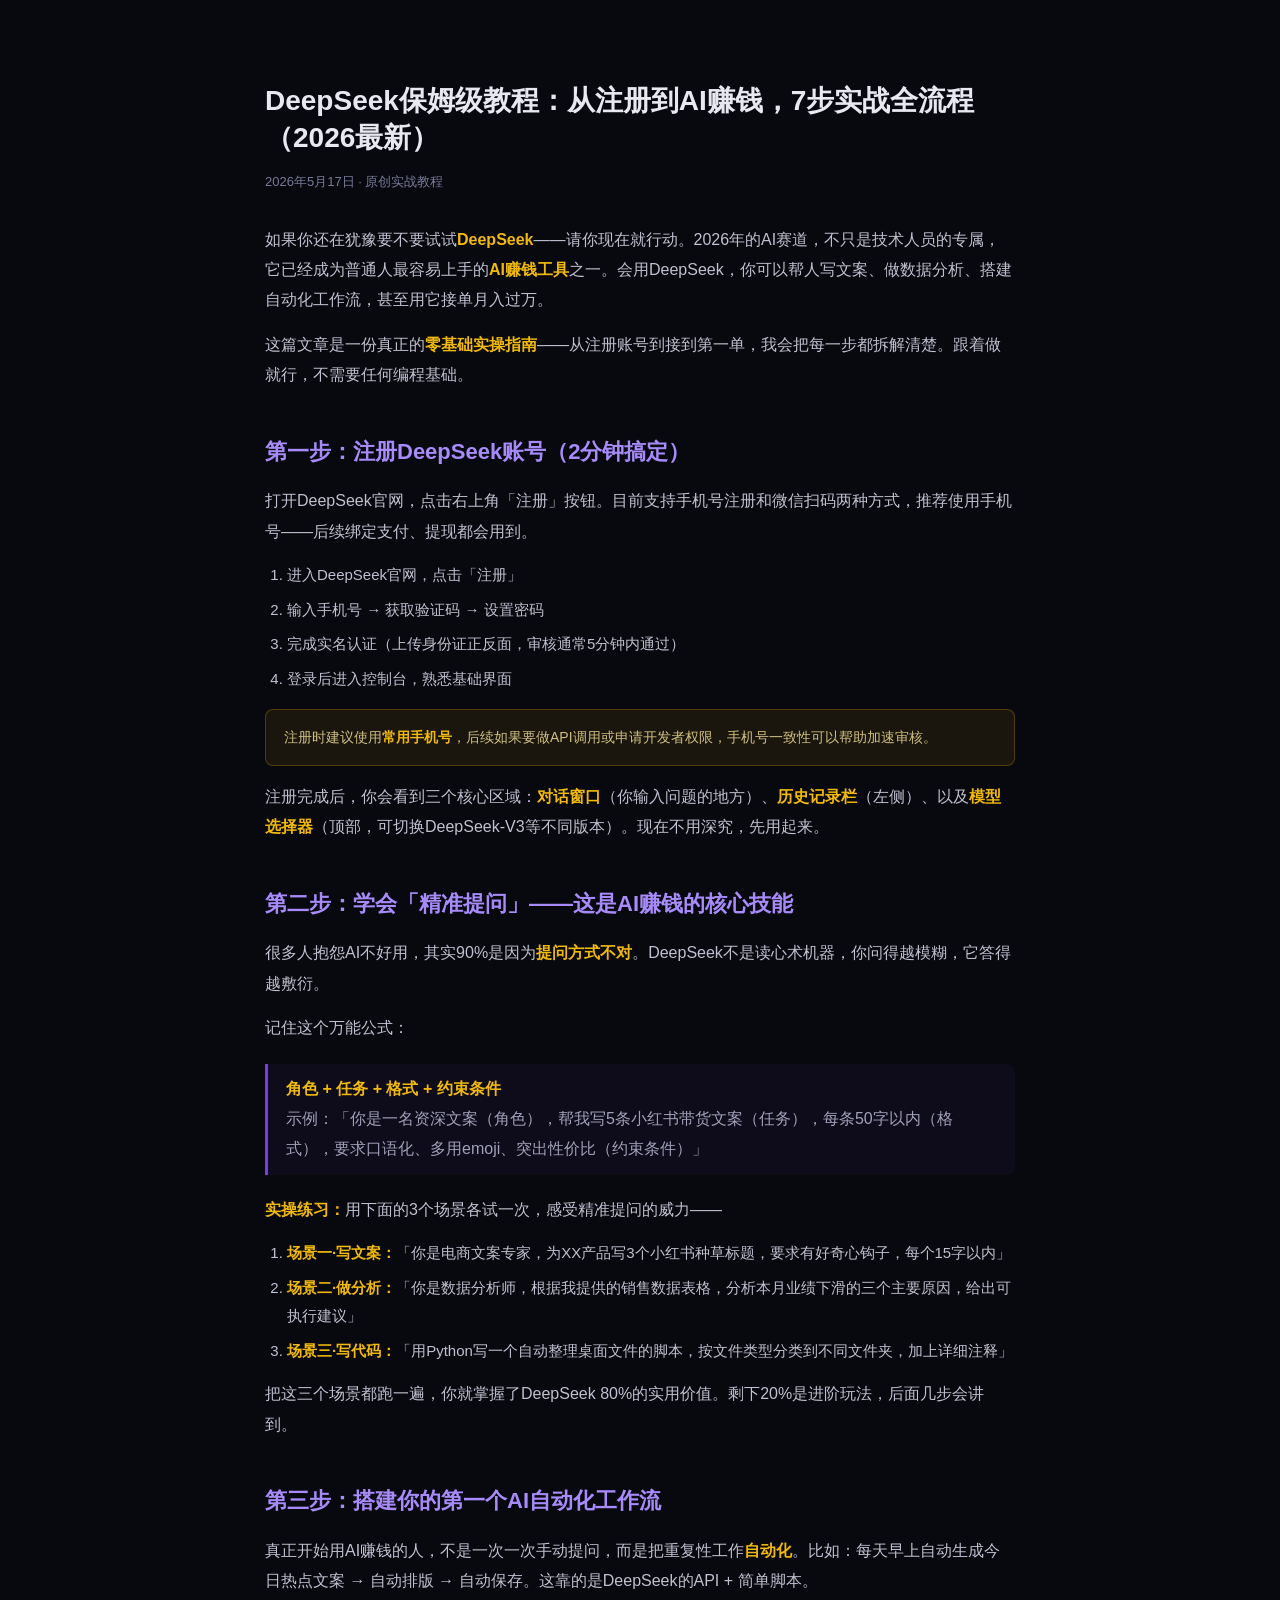
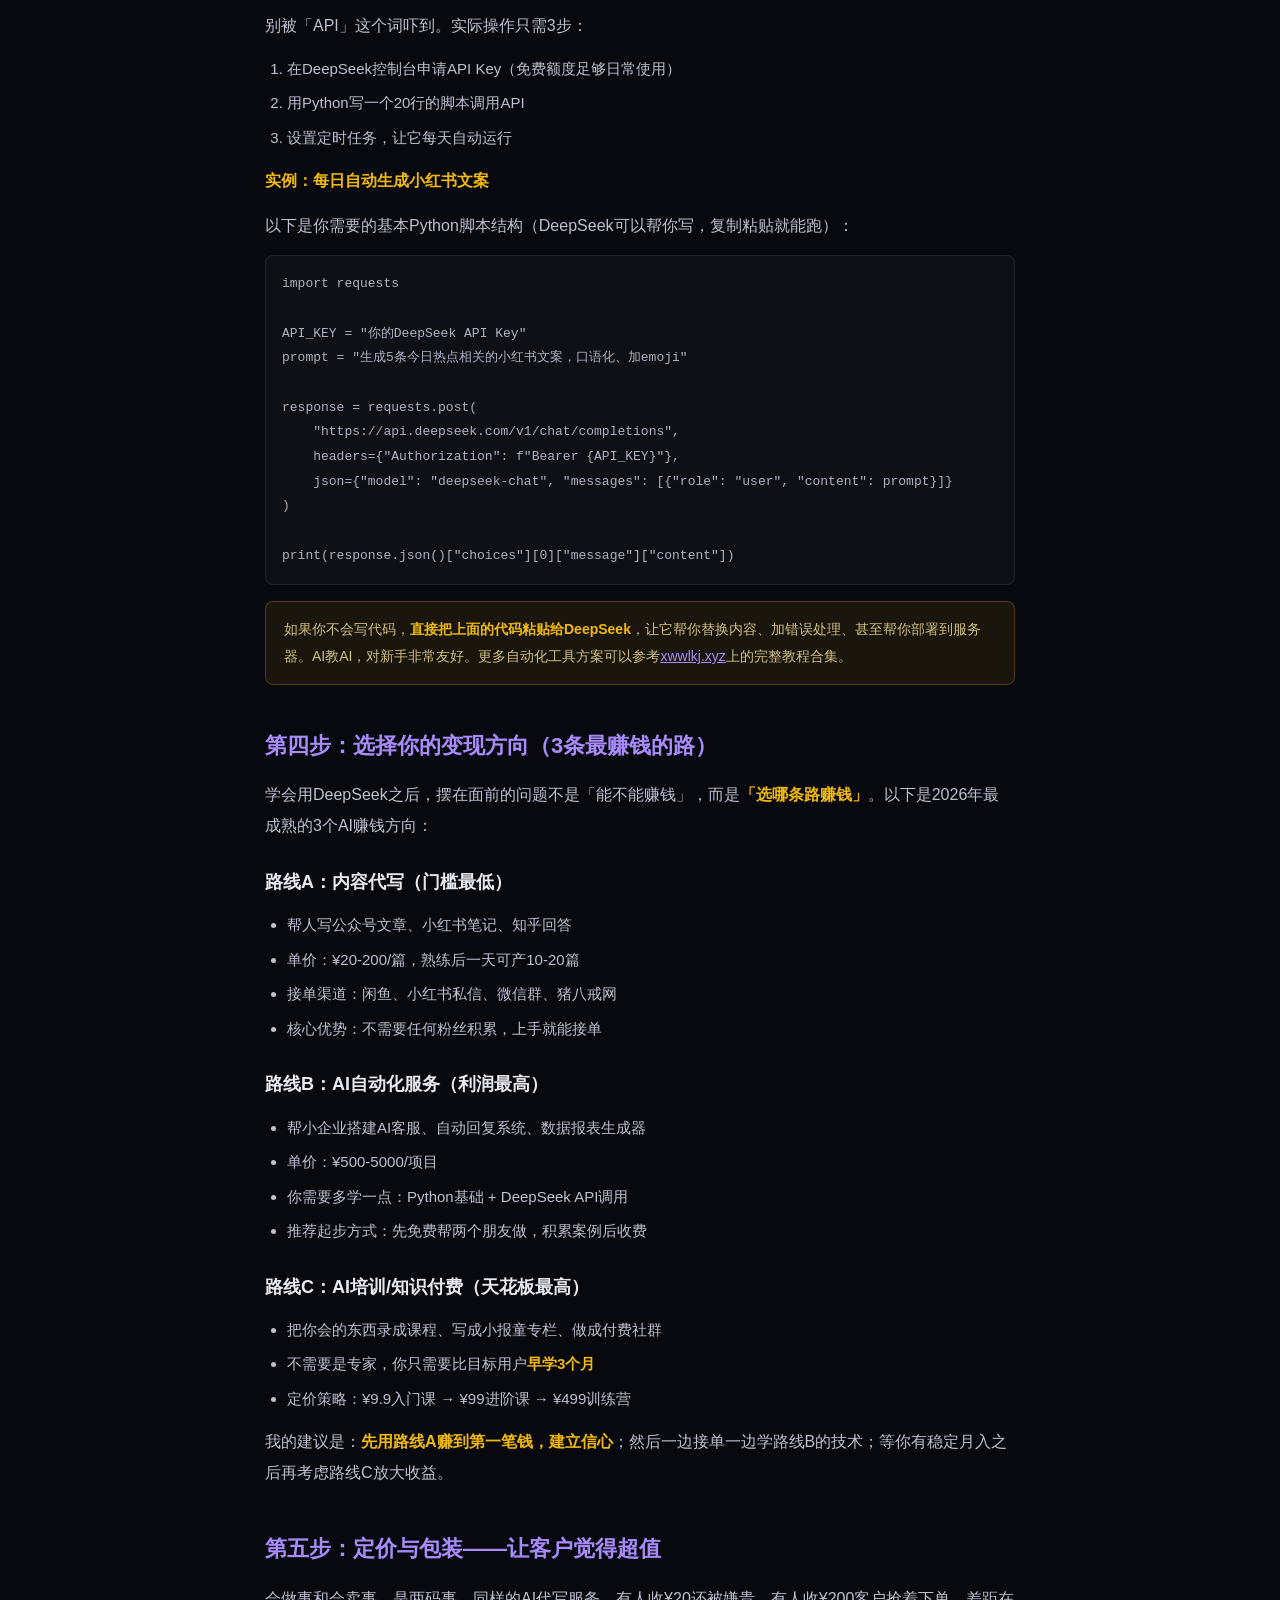
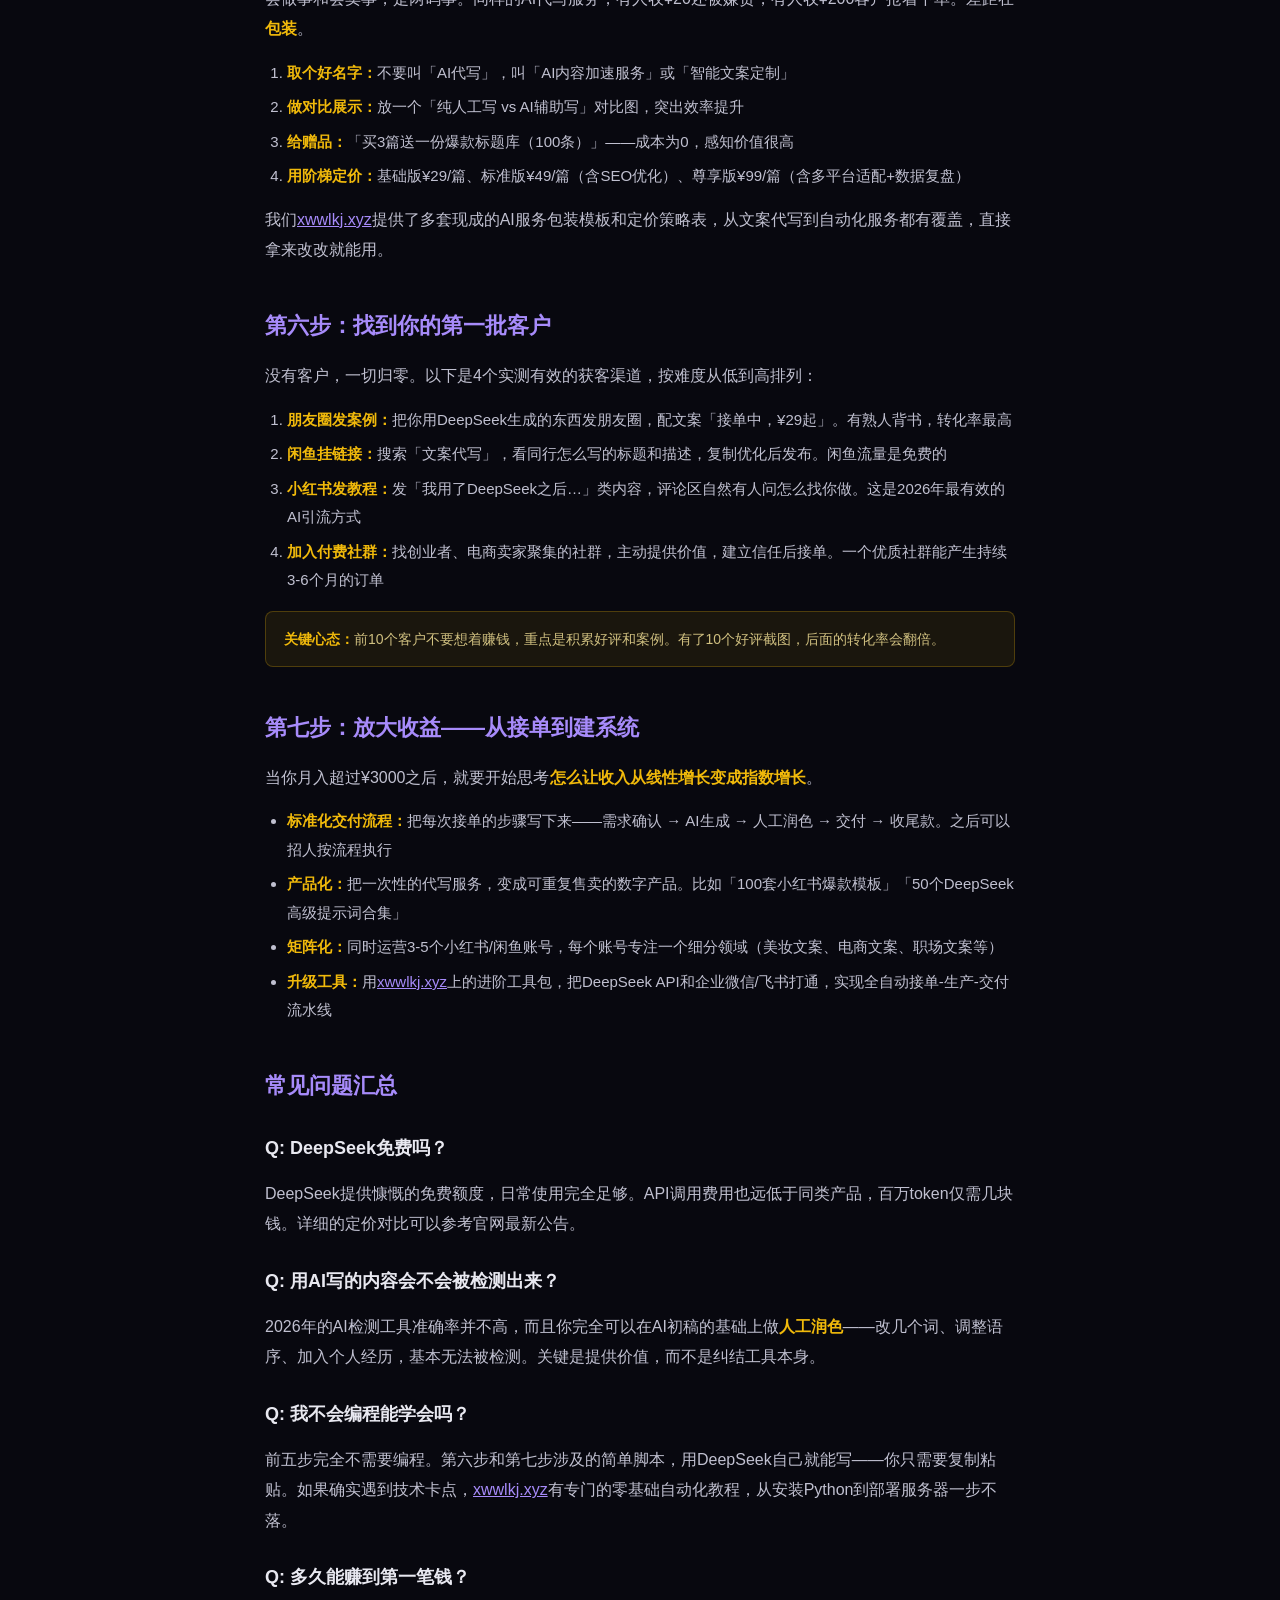
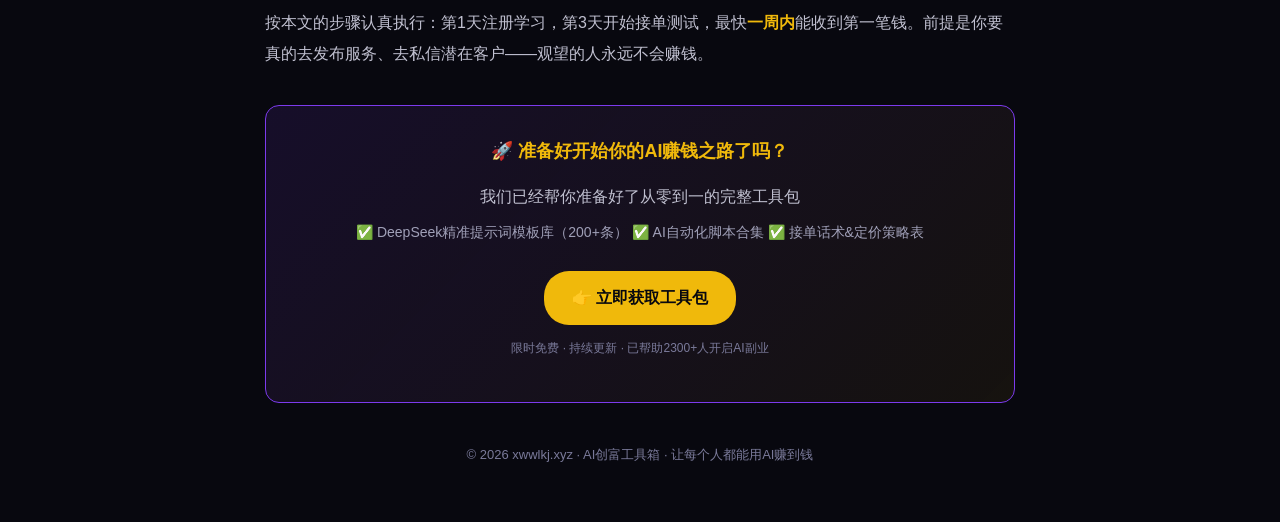
<file: blog/2026-05-17-deepseek-tutorial.html>
<!DOCTYPE html>
<html lang="zh-CN">
<head>
<meta charset="UTF-8">
<meta name="viewport" content="width=device-width, initial-scale=1.0">
<title>DeepSeek保姆级教程：从注册到AI赚钱，7步实战全流程（2026最新）</title>
<meta name="description" content="2026年最新DeepSeek使用教程，从注册账号到用AI赚钱的完整7步流程。包含精准提问技巧、自动化脚本搭建、副业变现方案，零基础也能上手。">
<link rel="canonical" href="https://xwwlkj.xyz/blog/2026-05-17-deepseek-tutorial.html">
<style>
body{font-family:-apple-system,"PingFang SC","Microsoft YaHei",sans-serif;background:#08080f;color:#e8e8f0;line-height:1.9;margin:0;padding:0}
article{max-width:750px;margin:0 auto;padding:60px 20px 40px}
h1{font-size:28px;font-weight:900;margin-bottom:10px;line-height:1.3}
.date{color:#7a7a9a;font-size:13px;margin-bottom:30px}
h2{font-size:22px;margin:40px 0 14px;color:#a78bfa;font-weight:700}
h3{font-size:18px;margin:24px 0 10px}
p{font-size:16px;color:#c0c0d0;margin:14px 0}
ul,ol{padding-left:22px;color:#c0c0d0;margin:12px 0}
li{margin:6px 0;font-size:15px}
strong{color:#f0b90b}
a{color:#a78bfa}
blockquote{border-left:3px solid #7c3aed;padding:10px 18px;margin:20px 0;background:rgba(124,58,237,.05);border-radius:0 8px 8px 0;color:#a0a0b8}
.cta-box{background:linear-gradient(135deg,rgba(124,58,237,.12),rgba(240,185,11,.06));border:1px solid #7c3aed;border-radius:14px;padding:28px;margin:36px 0;text-align:center}
.cta-box h3{color:#f0b90b;margin-top:0}
.cta-box .btn{display:inline-block;background:#7c3aed;color:#fff;padding:12px 28px;border-radius:25px;text-decoration:none;font-weight:700;margin-top:12px;transition:.2s}
.cta-box .btn:hover{background:#8b5cf6}
.tip{background:rgba(240,185,11,.08);border:1px solid rgba(240,185,11,.25);border-radius:8px;padding:14px 18px;margin:16px 0;font-size:14px;color:#d0c080}
@media(max-width:640px){h1{font-size:22px}article{padding:30px 16px}}
</style>
</head>
<body>
<article>

<h1>DeepSeek保姆级教程：从注册到AI赚钱，7步实战全流程（2026最新）</h1>
<p class="date">2026年5月17日 · 原创实战教程</p>

<p>如果你还在犹豫要不要试试<strong>DeepSeek</strong>——请你现在就行动。2026年的AI赛道，不只是技术人员的专属，它已经成为普通人最容易上手的<strong>AI赚钱工具</strong>之一。会用DeepSeek，你可以帮人写文案、做数据分析、搭建自动化工作流，甚至用它接单月入过万。</p>

<p>这篇文章是一份真正的<strong>零基础实操指南</strong>——从注册账号到接到第一单，我会把每一步都拆解清楚。跟着做就行，不需要任何编程基础。</p>

<h2>第一步：注册DeepSeek账号（2分钟搞定）</h2>

<p>打开DeepSeek官网，点击右上角「注册」按钮。目前支持手机号注册和微信扫码两种方式，推荐使用手机号——后续绑定支付、提现都会用到。</p>

<ol>
  <li>进入DeepSeek官网，点击「注册」</li>
  <li>输入手机号 → 获取验证码 → 设置密码</li>
  <li>完成实名认证（上传身份证正反面，审核通常5分钟内通过）</li>
  <li>登录后进入控制台，熟悉基础界面</li>
</ol>

<div class="tip">注册时建议使用<strong>常用手机号</strong>，后续如果要做API调用或申请开发者权限，手机号一致性可以帮助加速审核。</div>

<p>注册完成后，你会看到三个核心区域：<strong>对话窗口</strong>（你输入问题的地方）、<strong>历史记录栏</strong>（左侧）、以及<strong>模型选择器</strong>（顶部，可切换DeepSeek-V3等不同版本）。现在不用深究，先用起来。</p>

<h2>第二步：学会「精准提问」——这是AI赚钱的核心技能</h2>

<p>很多人抱怨AI不好用，其实90%是因为<strong>提问方式不对</strong>。DeepSeek不是读心术机器，你问得越模糊，它答得越敷衍。</p>

<p>记住这个万能公式：</p>

<blockquote>
  <strong>角色 + 任务 + 格式 + 约束条件</strong><br>
  示例：「你是一名资深文案（角色），帮我写5条小红书带货文案（任务），每条50字以内（格式），要求口语化、多用emoji、突出性价比（约束条件）」
</blockquote>

<p><strong>实操练习：</strong>用下面的3个场景各试一次，感受精准提问的威力——</p>

<ol>
  <li><strong>场景一·写文案：</strong>「你是电商文案专家，为XX产品写3个小红书种草标题，要求有好奇心钩子，每个15字以内」</li>
  <li><strong>场景二·做分析：</strong>「你是数据分析师，根据我提供的销售数据表格，分析本月业绩下滑的三个主要原因，给出可执行建议」</li>
  <li><strong>场景三·写代码：</strong>「用Python写一个自动整理桌面文件的脚本，按文件类型分类到不同文件夹，加上详细注释」</li>
</ol>

<p>把这三个场景都跑一遍，你就掌握了DeepSeek 80%的实用价值。剩下20%是进阶玩法，后面几步会讲到。</p>

<h2>第三步：搭建你的第一个AI自动化工作流</h2>

<p>真正开始用AI赚钱的人，不是一次一次手动提问，而是把重复性工作<strong>自动化</strong>。比如：每天早上自动生成今日热点文案 → 自动排版 → 自动保存。这靠的是DeepSeek的API + 简单脚本。</p>

<p>别被「API」这个词吓到。实际操作只需3步：</p>

<ol>
  <li>在DeepSeek控制台申请API Key（免费额度足够日常使用）</li>
  <li>用Python写一个20行的脚本调用API</li>
  <li>设置定时任务，让它每天自动运行</li>
</ol>

<p><strong>实例：每日自动生成小红书文案</strong></p>

<p>以下是你需要的基本Python脚本结构（DeepSeek可以帮你写，复制粘贴就能跑）：</p>

<pre style="background:rgba(255,255,255,.03);border:1px solid rgba(255,255,255,.08);border-radius:8px;padding:16px;overflow-x:auto;font-size:13px;color:#b0b0c0;margin:12px 0"><code>import requests

API_KEY = "你的DeepSeek API Key"
prompt = "生成5条今日热点相关的小红书文案，口语化、加emoji"

response = requests.post(
    "https://api.deepseek.com/v1/chat/completions",
    headers={"Authorization": f"Bearer {API_KEY}"},
    json={"model": "deepseek-chat", "messages": [{"role": "user", "content": prompt}]}
)

print(response.json()["choices"][0]["message"]["content"])</code></pre>

<div class="tip">如果你不会写代码，<strong>直接把上面的代码粘贴给DeepSeek</strong>，让它帮你替换内容、加错误处理、甚至帮你部署到服务器。AI教AI，对新手非常友好。更多自动化工具方案可以参考<a href="https://xwwlkj.xyz">xwwlkj.xyz</a>上的完整教程合集。</div>

<h2>第四步：选择你的变现方向（3条最赚钱的路）</h2>

<p>学会用DeepSeek之后，摆在面前的问题不是「能不能赚钱」，而是<strong>「选哪条路赚钱」</strong>。以下是2026年最成熟的3个AI赚钱方向：</p>

<h3>路线A：内容代写（门槛最低）</h3>
<ul>
  <li>帮人写公众号文章、小红书笔记、知乎回答</li>
  <li>单价：¥20-200/篇，熟练后一天可产10-20篇</li>
  <li>接单渠道：闲鱼、小红书私信、微信群、猪八戒网</li>
  <li>核心优势：不需要任何粉丝积累，上手就能接单</li>
</ul>

<h3>路线B：AI自动化服务（利润最高）</h3>
<ul>
  <li>帮小企业搭建AI客服、自动回复系统、数据报表生成器</li>
  <li>单价：¥500-5000/项目</li>
  <li>你需要多学一点：Python基础 + DeepSeek API调用</li>
  <li>推荐起步方式：先免费帮两个朋友做，积累案例后收费</li>
</ul>

<h3>路线C：AI培训/知识付费（天花板最高）</h3>
<ul>
  <li>把你会的东西录成课程、写成小报童专栏、做成付费社群</li>
  <li>不需要是专家，你只需要比目标用户<strong>早学3个月</strong></li>
  <li>定价策略：¥9.9入门课 → ¥99进阶课 → ¥499训练营</li>
</ul>

<p>我的建议是：<strong>先用路线A赚到第一笔钱，建立信心</strong>；然后一边接单一边学路线B的技术；等你有稳定月入之后再考虑路线C放大收益。</p>

<h2>第五步：定价与包装——让客户觉得超值</h2>

<p>会做事和会卖事，是两码事。同样的AI代写服务，有人收¥20还被嫌贵，有人收¥200客户抢着下单。差距在<strong>包装</strong>。</p>

<ol>
  <li><strong>取个好名字：</strong>不要叫「AI代写」，叫「AI内容加速服务」或「智能文案定制」</li>
  <li><strong>做对比展示：</strong>放一个「纯人工写 vs AI辅助写」对比图，突出效率提升</li>
  <li><strong>给赠品：</strong>「买3篇送一份爆款标题库（100条）」——成本为0，感知价值很高</li>
  <li><strong>用阶梯定价：</strong>基础版¥29/篇、标准版¥49/篇（含SEO优化）、尊享版¥99/篇（含多平台适配+数据复盘）</li>
</ol>

<p>我们<a href="https://xwwlkj.xyz">xwwlkj.xyz</a>提供了多套现成的AI服务包装模板和定价策略表，从文案代写到自动化服务都有覆盖，直接拿来改改就能用。</p>

<h2>第六步：找到你的第一批客户</h2>

<p>没有客户，一切归零。以下是4个实测有效的获客渠道，按难度从低到高排列：</p>

<ol>
  <li><strong>朋友圈发案例：</strong>把你用DeepSeek生成的东西发朋友圈，配文案「接单中，¥29起」。有熟人背书，转化率最高</li>
  <li><strong>闲鱼挂链接：</strong>搜索「文案代写」，看同行怎么写的标题和描述，复制优化后发布。闲鱼流量是免费的</li>
  <li><strong>小红书发教程：</strong>发「我用了DeepSeek之后…」类内容，评论区自然有人问怎么找你做。这是2026年最有效的AI引流方式</li>
  <li><strong>加入付费社群：</strong>找创业者、电商卖家聚集的社群，主动提供价值，建立信任后接单。一个优质社群能产生持续3-6个月的订单</li>
</ol>

<div class="tip"><strong>关键心态：</strong>前10个客户不要想着赚钱，重点是积累好评和案例。有了10个好评截图，后面的转化率会翻倍。</div>

<h2>第七步：放大收益——从接单到建系统</h2>

<p>当你月入超过¥3000之后，就要开始思考<strong>怎么让收入从线性增长变成指数增长</strong>。</p>

<ul>
  <li><strong>标准化交付流程：</strong>把每次接单的步骤写下来——需求确认 → AI生成 → 人工润色 → 交付 → 收尾款。之后可以招人按流程执行</li>
  <li><strong>产品化：</strong>把一次性的代写服务，变成可重复售卖的数字产品。比如「100套小红书爆款模板」「50个DeepSeek高级提示词合集」</li>
  <li><strong>矩阵化：</strong>同时运营3-5个小红书/闲鱼账号，每个账号专注一个细分领域（美妆文案、电商文案、职场文案等）</li>
  <li><strong>升级工具：</strong>用<a href="https://xwwlkj.xyz">xwwlkj.xyz</a>上的进阶工具包，把DeepSeek API和企业微信/飞书打通，实现全自动接单-生产-交付流水线</li>
</ul>

<h2>常见问题汇总</h2>

<h3>Q: DeepSeek免费吗？</h3>
<p>DeepSeek提供慷慨的免费额度，日常使用完全足够。API调用费用也远低于同类产品，百万token仅需几块钱。详细的定价对比可以参考官网最新公告。</p>

<h3>Q: 用AI写的内容会不会被检测出来？</h3>
<p>2026年的AI检测工具准确率并不高，而且你完全可以在AI初稿的基础上做<strong>人工润色</strong>——改几个词、调整语序、加入个人经历，基本无法被检测。关键是提供价值，而不是纠结工具本身。</p>

<h3>Q: 我不会编程能学会吗？</h3>
<p>前五步完全不需要编程。第六步和第七步涉及的简单脚本，用DeepSeek自己就能写——你只需要复制粘贴。如果确实遇到技术卡点，<a href="https://xwwlkj.xyz">xwwlkj.xyz</a>有专门的零基础自动化教程，从安装Python到部署服务器一步不落。</p>

<h3>Q: 多久能赚到第一笔钱？</h3>
<p>按本文的步骤认真执行：第1天注册学习，第3天开始接单测试，最快<strong>一周内</strong>能收到第一笔钱。前提是你要真的去发布服务、去私信潜在客户——观望的人永远不会赚钱。</p>

<div class="cta-box">
  <h3>🚀 准备好开始你的AI赚钱之路了吗？</h3>
  <p style="color:#c0c0d0;margin-bottom:6px">我们已经帮你准备好了从零到一的完整工具包</p>
  <p style="font-size:14px;color:#a0a0b8;margin-top:0">✅ DeepSeek精准提示词模板库（200+条） ✅ AI自动化脚本合集 ✅ 接单话术&定价策略表</p>
  <a href="https://xwwlkj.xyz" class="btn" style="background:#f0b90b;color:#08080f">👉 立即获取工具包</a>
  <p style="font-size:12px;color:#7a7a9a;margin-top:12px">限时免费 · 持续更新 · 已帮助2300+人开启AI副业</p>
</div>

<p style="text-align:center;color:#7a7a9a;font-size:13px;margin-top:40px">© 2026 xwwlkj.xyz · AI创富工具箱 · 让每个人都能用AI赚到钱</p>

</article>
</body>
</html>
</file>
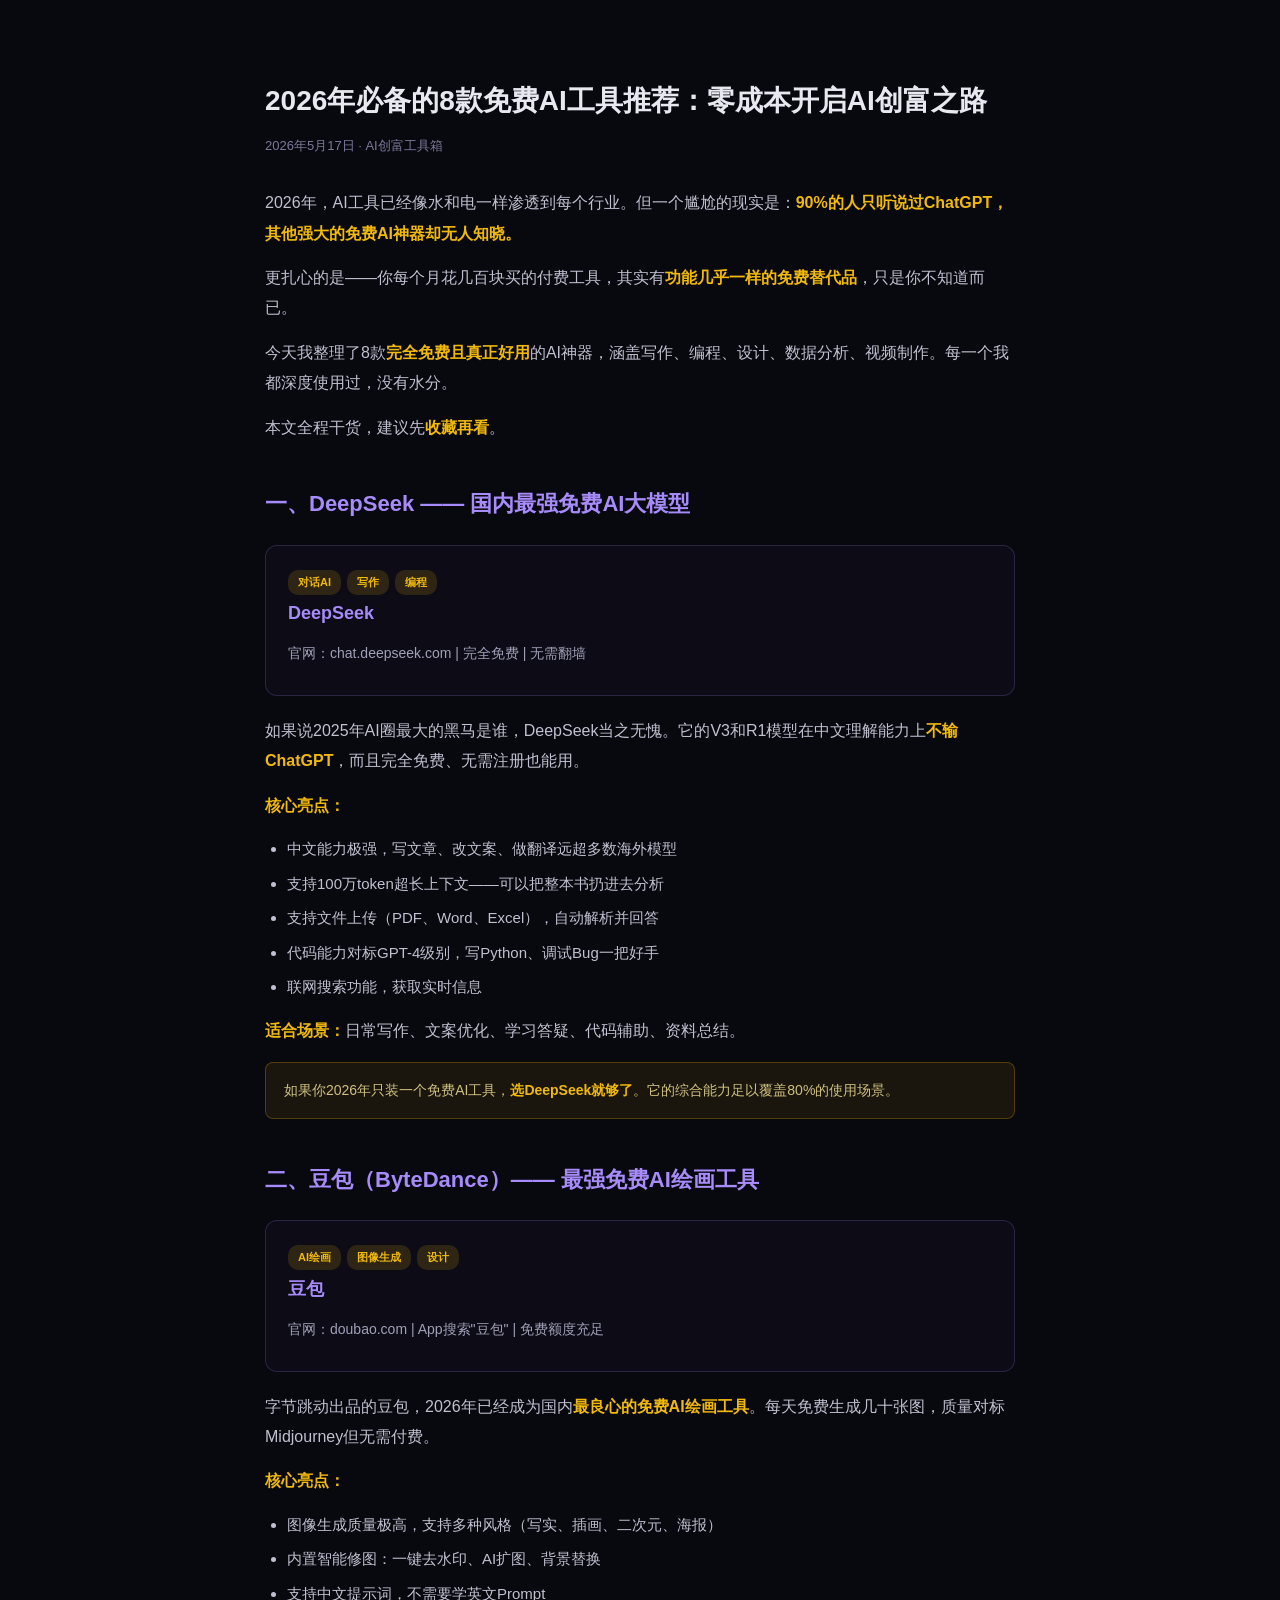
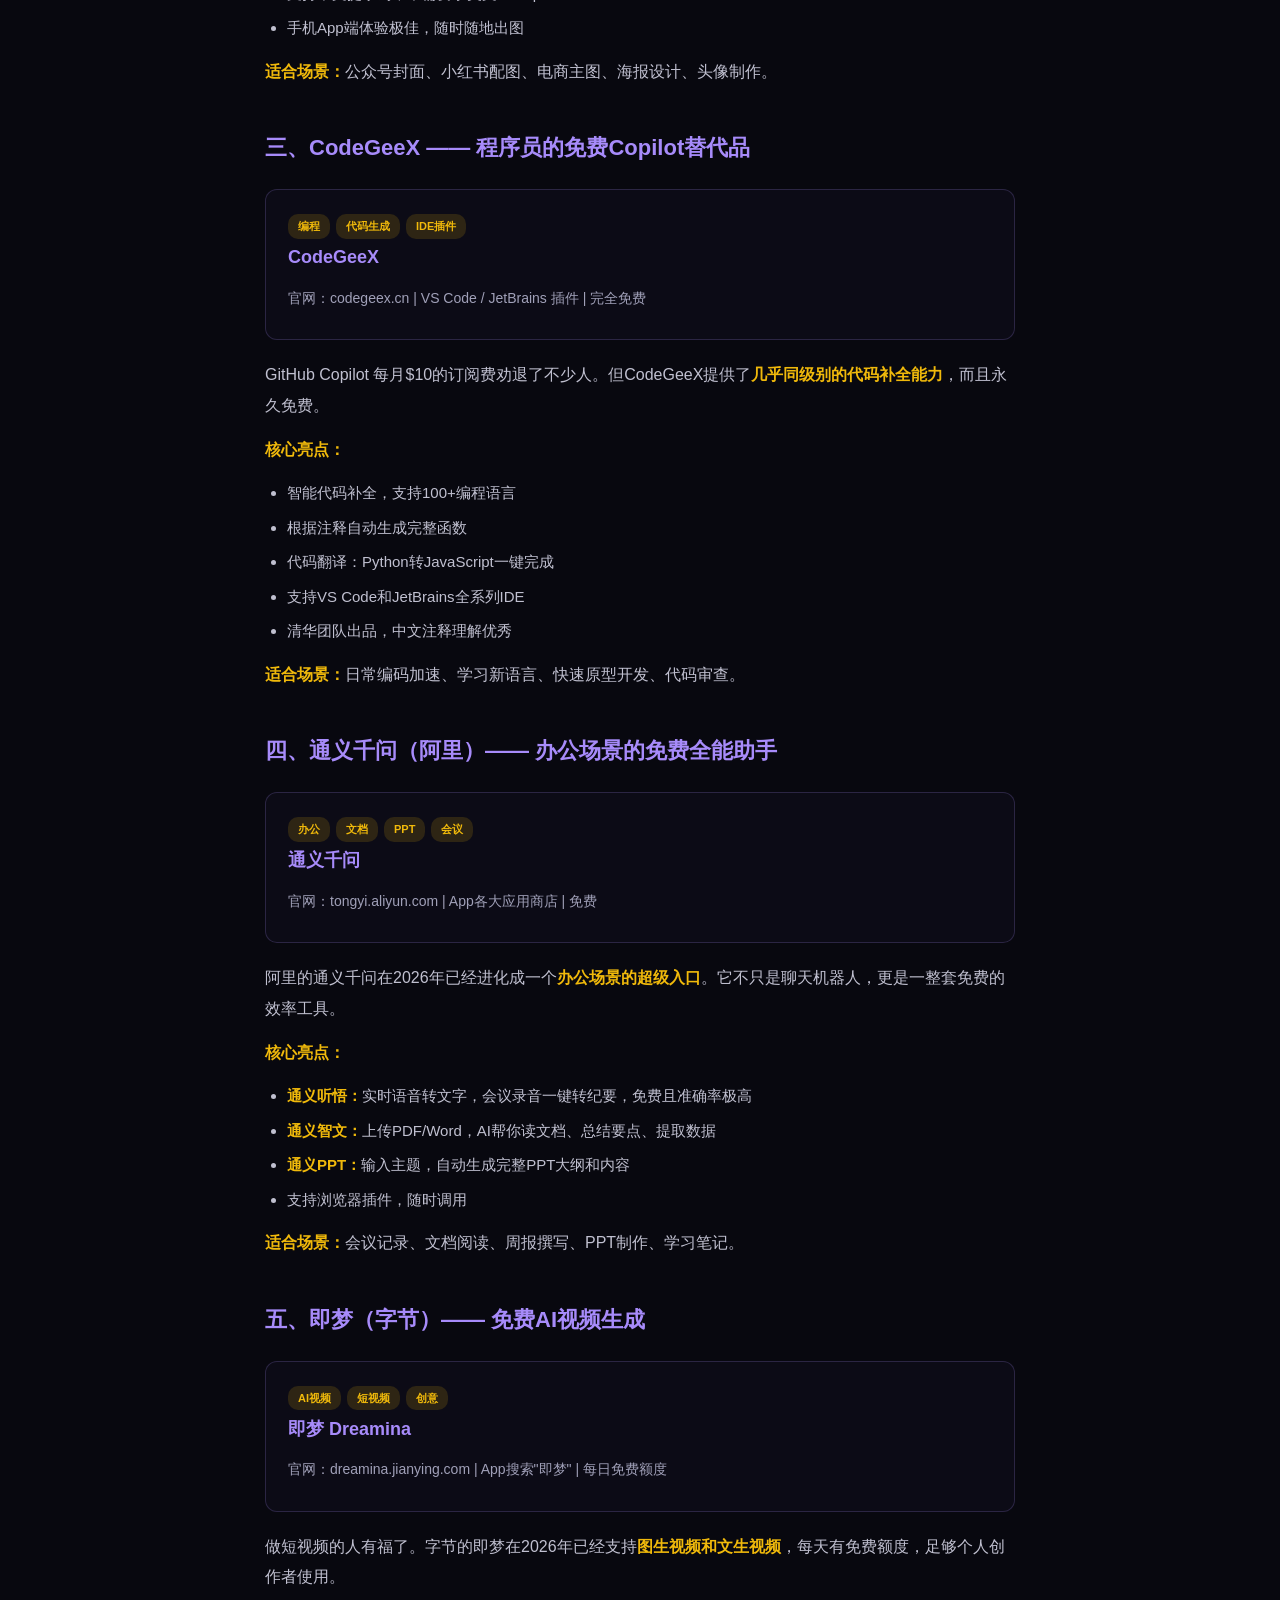
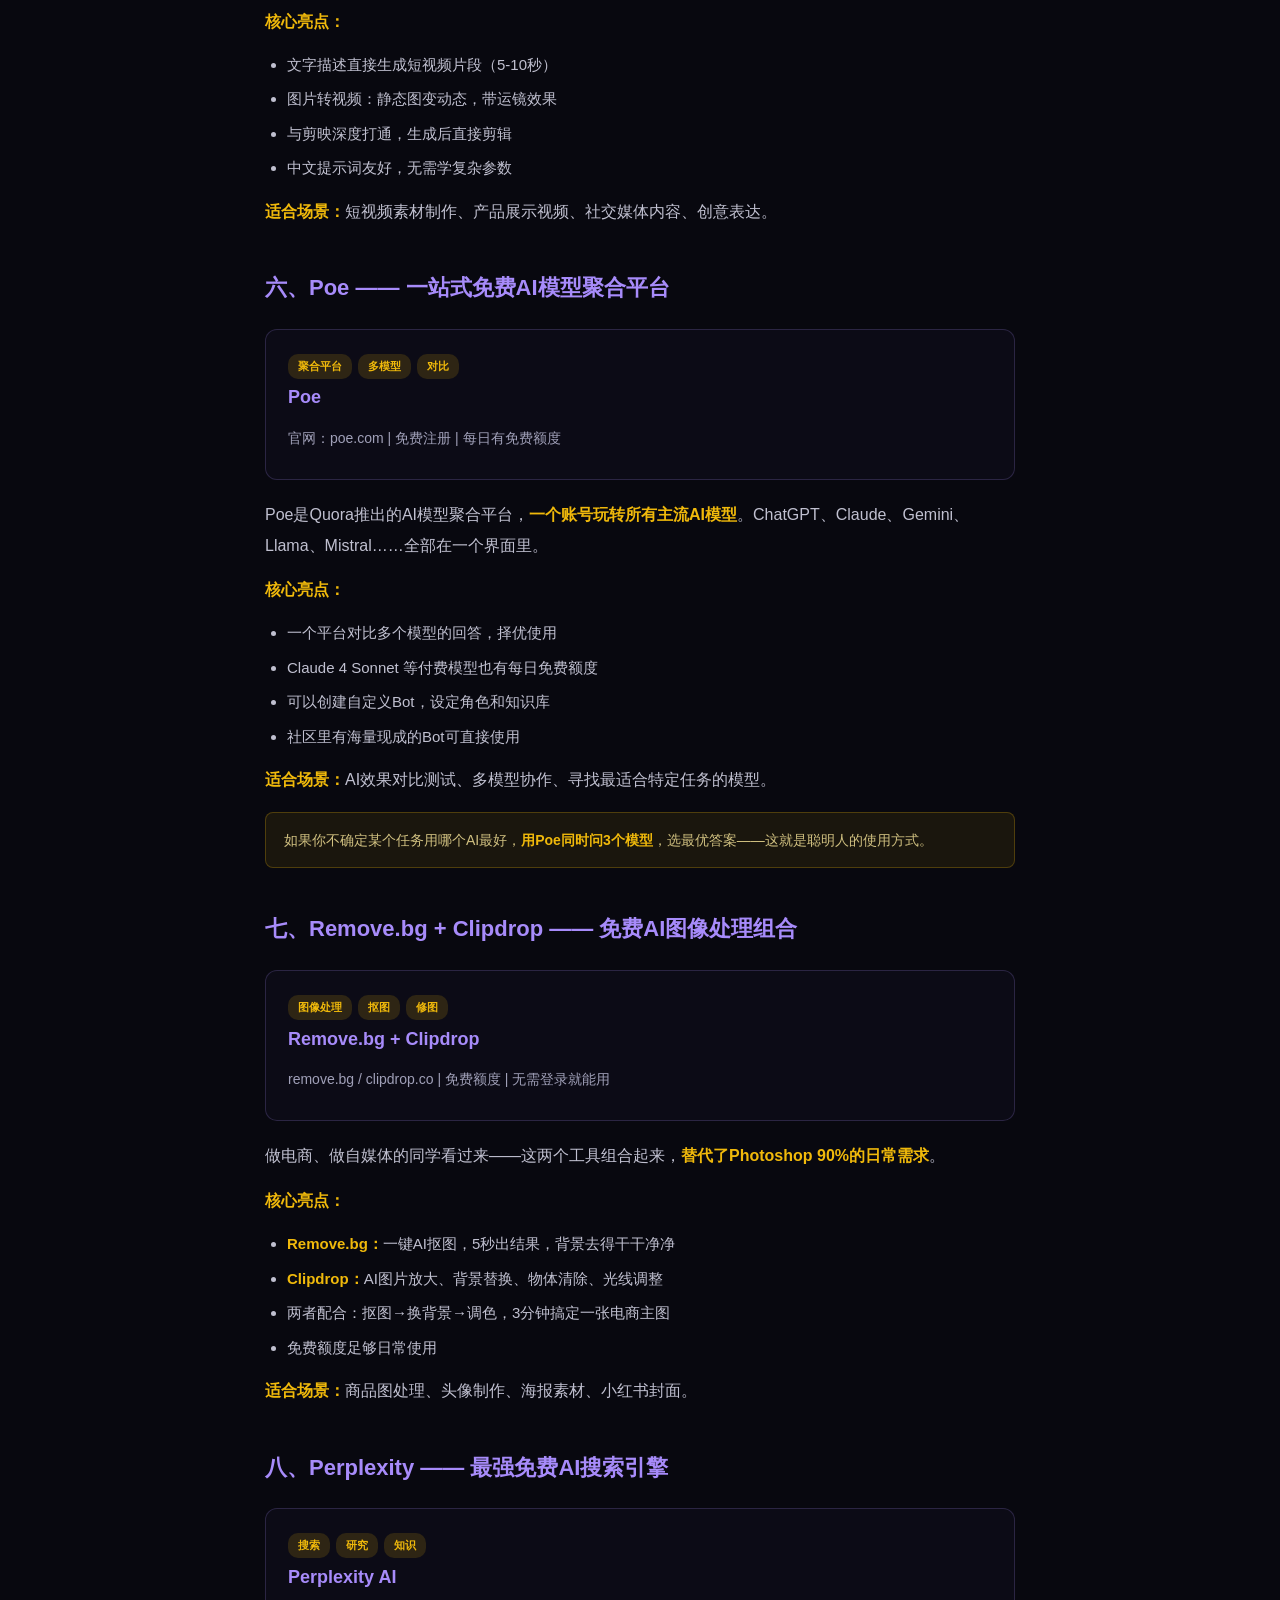
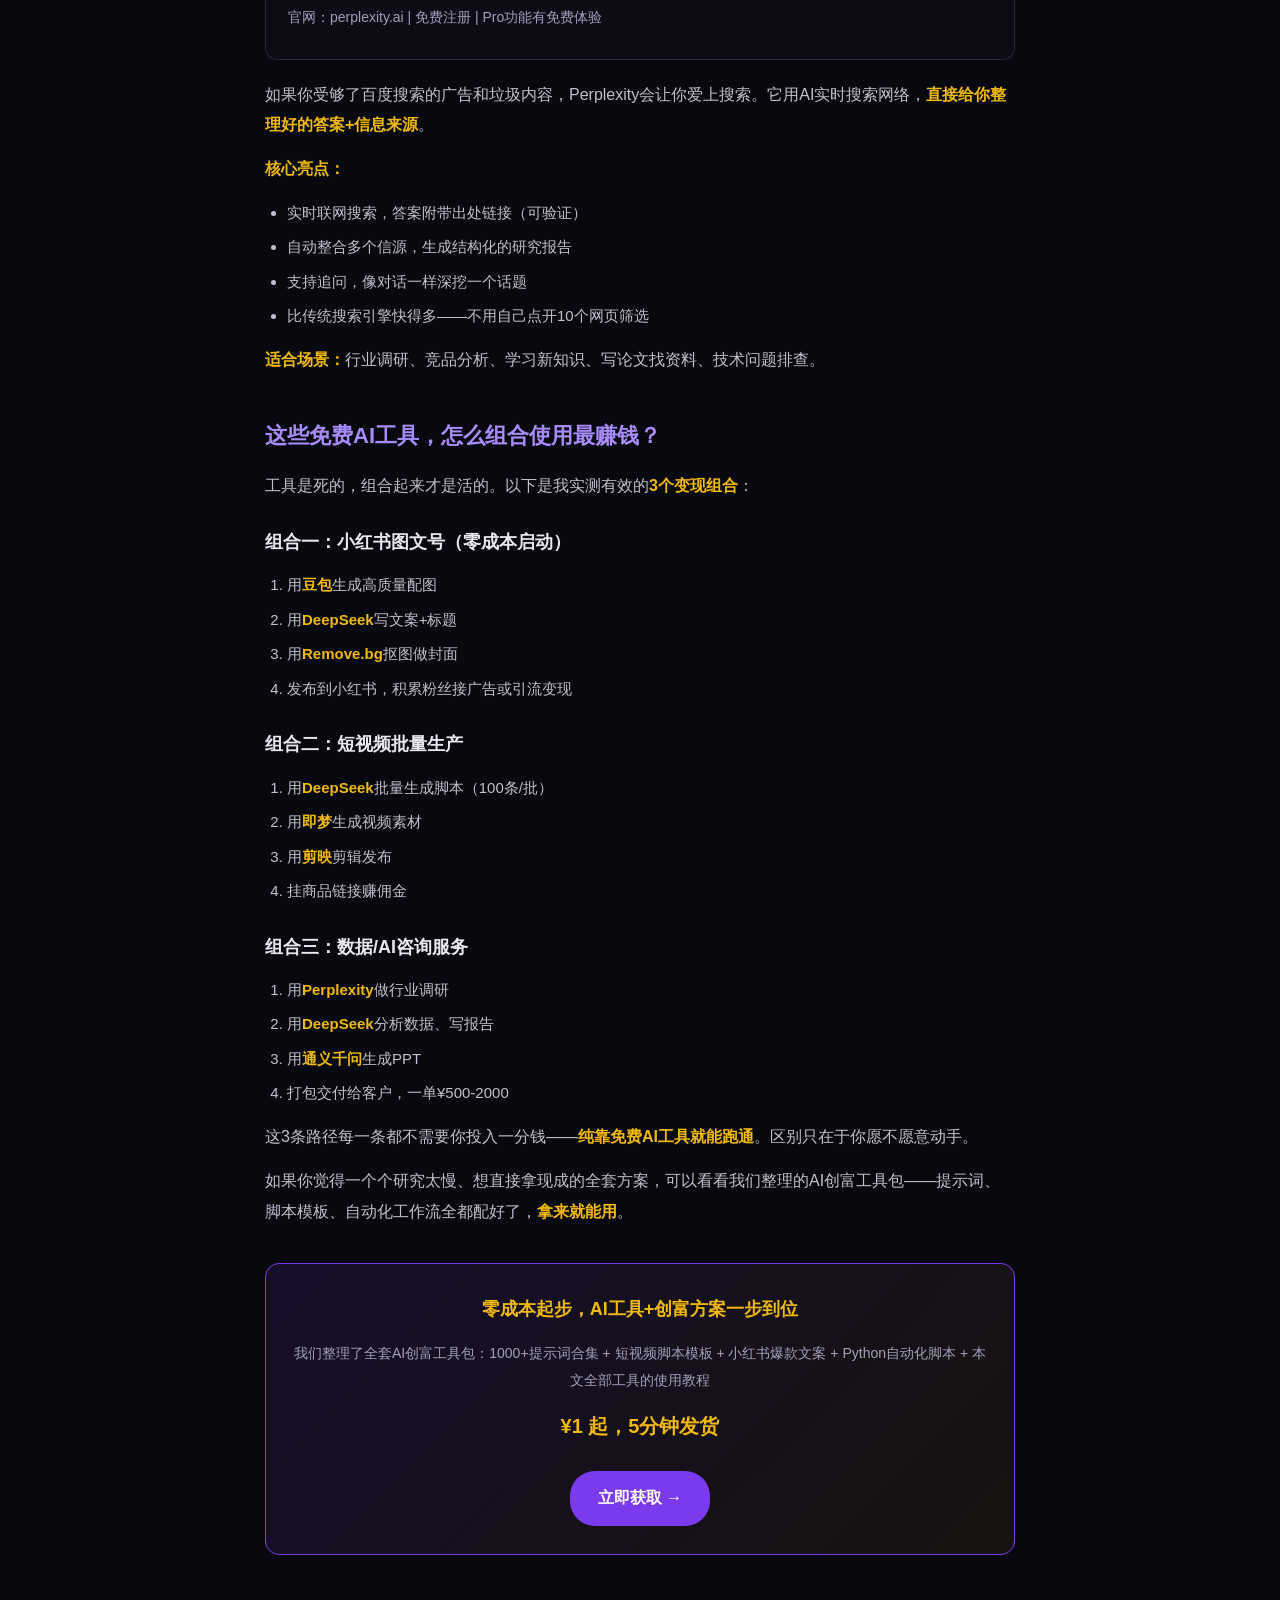
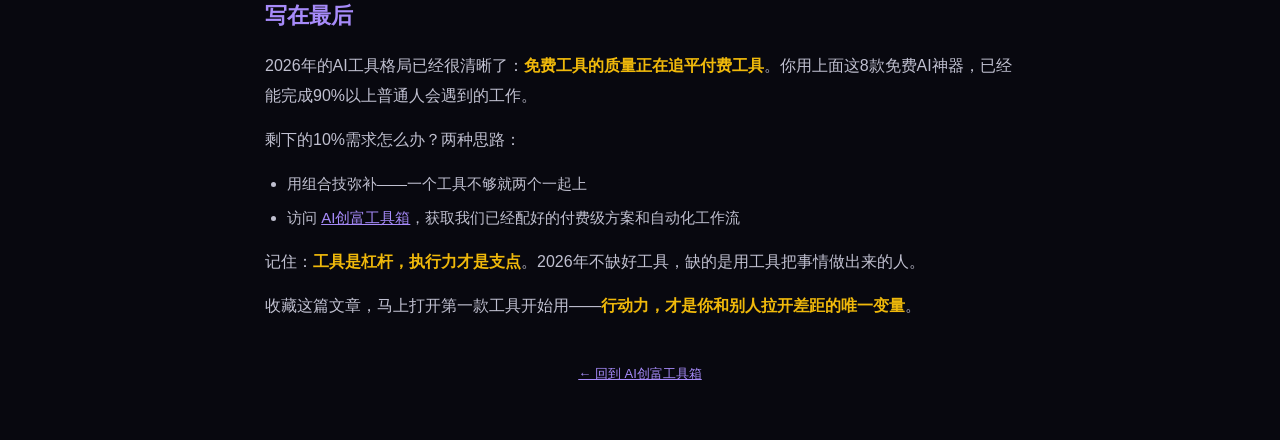
<file: blog/2026-05-17-free-ai-tools.html>
<!DOCTYPE html>
<html lang="zh-CN">
<head>
<meta charset="UTF-8">
<meta name="viewport" content="width=device-width, initial-scale=1.0">
<title>2026年必备的8款免费AI工具推荐：零成本开启AI创富之路</title>
<meta name="description" content="精选8款2026年真正好用且完全免费的AI工具，覆盖写作、编程、设计、数据分析。零成本就能提升10倍工作效率，适合个人创业者、副业新手和自媒体人。">
<link rel="canonical" href="https://xwwlkj.xyz/blog/2026-05-17-free-ai-tools.html">
<style>
body{font-family:-apple-system,"PingFang SC","Microsoft YaHei",sans-serif;background:#08080f;color:#e8e8f0;line-height:1.9;margin:0;padding:0}
article{max-width:750px;margin:0 auto;padding:60px 20px 40px}
h1{font-size:28px;font-weight:900;margin-bottom:10px;line-height:1.3}
.date{color:#7a7a9a;font-size:13px;margin-bottom:30px}
h2{font-size:22px;margin:40px 0 14px;color:#a78bfa;font-weight:700}
h3{font-size:18px;margin:24px 0 10px}
p{font-size:16px;color:#c0c0d0;margin:14px 0}
ul,ol{padding-left:22px;color:#c0c0d0;margin:12px 0}
li{margin:6px 0;font-size:15px}
strong{color:#f0b90b}
a{color:#a78bfa}
blockquote{border-left:3px solid #7c3aed;padding:10px 18px;margin:20px 0;background:rgba(124,58,237,.05);border-radius:0 8px 8px 0;color:#a0a0b8}
.cta-box{background:linear-gradient(135deg,rgba(124,58,237,.12),rgba(240,185,11,.06));border:1px solid #7c3aed;border-radius:14px;padding:28px;margin:36px 0;text-align:center}
.cta-box h3{color:#f0b90b;margin-top:0}
.cta-box .btn{display:inline-block;background:#7c3aed;color:#fff;padding:12px 28px;border-radius:25px;text-decoration:none;font-weight:700;margin-top:12px;transition:.2s}
.cta-box .btn:hover{background:#8b5cf6}
.tip{background:rgba(240,185,11,.08);border:1px solid rgba(240,185,11,.25);border-radius:8px;padding:14px 18px;margin:16px 0;font-size:14px;color:#d0c080}
.tool-card{border:1px solid rgba(167,139,250,.2);border-radius:12px;padding:20px 22px;margin:20px 0;background:rgba(167,139,250,.03)}
.tool-card h3{margin-top:0;color:#a78bfa}
.tag{display:inline-block;background:rgba(240,185,11,.15);color:#f0b90b;font-size:11px;padding:2px 10px;border-radius:10px;margin-right:6px;font-weight:600}
@media(max-width:640px){h1{font-size:22px}article{padding:30px 16px}}
</style>
</head>
<body>
<article>

<h1>2026年必备的8款免费AI工具推荐：零成本开启AI创富之路</h1>
<p class="date">2026年5月17日 · AI创富工具箱</p>

<p>2026年，AI工具已经像水和电一样渗透到每个行业。但一个尴尬的现实是：<strong>90%的人只听说过ChatGPT，其他强大的免费AI神器却无人知晓。</strong></p>

<p>更扎心的是——你每个月花几百块买的付费工具，其实有<strong>功能几乎一样的免费替代品</strong>，只是你不知道而已。</p>

<p>今天我整理了8款<strong>完全免费且真正好用</strong>的AI神器，涵盖写作、编程、设计、数据分析、视频制作。每一个我都深度使用过，没有水分。</p>

<p>本文全程干货，建议先<strong>收藏再看</strong>。</p>

<h2>一、DeepSeek —— 国内最强免费AI大模型</h2>

<div class="tool-card">
<span class="tag">对话AI</span><span class="tag">写作</span><span class="tag">编程</span>
<h3>DeepSeek</h3>
<p style="color:#a0a0b8;font-size:14px;margin:8px 0">官网：chat.deepseek.com | 完全免费 | 无需翻墙</p>
</div>

<p>如果说2025年AI圈最大的黑马是谁，DeepSeek当之无愧。它的V3和R1模型在中文理解能力上<strong>不输ChatGPT</strong>，而且完全免费、无需注册也能用。</p>

<p><strong>核心亮点：</strong></p>
<ul>
  <li>中文能力极强，写文章、改文案、做翻译远超多数海外模型</li>
  <li>支持100万token超长上下文——可以把整本书扔进去分析</li>
  <li>支持文件上传（PDF、Word、Excel），自动解析并回答</li>
  <li>代码能力对标GPT-4级别，写Python、调试Bug一把好手</li>
  <li>联网搜索功能，获取实时信息</li>
</ul>

<p><strong>适合场景：</strong>日常写作、文案优化、学习答疑、代码辅助、资料总结。</p>

<div class="tip">如果你2026年只装一个免费AI工具，<strong>选DeepSeek就够了</strong>。它的综合能力足以覆盖80%的使用场景。</div>

<h2>二、豆包（ByteDance）—— 最强免费AI绘画工具</h2>

<div class="tool-card">
<span class="tag">AI绘画</span><span class="tag">图像生成</span><span class="tag">设计</span>
<h3>豆包</h3>
<p style="color:#a0a0b8;font-size:14px;margin:8px 0">官网：doubao.com | App搜索"豆包" | 免费额度充足</p>
</div>

<p>字节跳动出品的豆包，2026年已经成为国内<strong>最良心的免费AI绘画工具</strong>。每天免费生成几十张图，质量对标Midjourney但无需付费。</p>

<p><strong>核心亮点：</strong></p>
<ul>
  <li>图像生成质量极高，支持多种风格（写实、插画、二次元、海报）</li>
  <li>内置智能修图：一键去水印、AI扩图、背景替换</li>
  <li>支持中文提示词，不需要学英文Prompt</li>
  <li>手机App端体验极佳，随时随地出图</li>
</ul>

<p><strong>适合场景：</strong>公众号封面、小红书配图、电商主图、海报设计、头像制作。</p>

<h2>三、CodeGeeX —— 程序员的免费Copilot替代品</h2>

<div class="tool-card">
<span class="tag">编程</span><span class="tag">代码生成</span><span class="tag">IDE插件</span>
<h3>CodeGeeX</h3>
<p style="color:#a0a0b8;font-size:14px;margin:8px 0">官网：codegeex.cn | VS Code / JetBrains 插件 | 完全免费</p>
</div>

<p>GitHub Copilot 每月$10的订阅费劝退了不少人。但CodeGeeX提供了<strong>几乎同级别的代码补全能力</strong>，而且永久免费。</p>

<p><strong>核心亮点：</strong></p>
<ul>
  <li>智能代码补全，支持100+编程语言</li>
  <li>根据注释自动生成完整函数</li>
  <li>代码翻译：Python转JavaScript一键完成</li>
  <li>支持VS Code和JetBrains全系列IDE</li>
  <li>清华团队出品，中文注释理解优秀</li>
</ul>

<p><strong>适合场景：</strong>日常编码加速、学习新语言、快速原型开发、代码审查。</p>

<h2>四、通义千问（阿里）—— 办公场景的免费全能助手</h2>

<div class="tool-card">
<span class="tag">办公</span><span class="tag">文档</span><span class="tag">PPT</span><span class="tag">会议</span>
<h3>通义千问</h3>
<p style="color:#a0a0b8;font-size:14px;margin:8px 0">官网：tongyi.aliyun.com | App各大应用商店 | 免费</p>
</div>

<p>阿里的通义千问在2026年已经进化成一个<strong>办公场景的超级入口</strong>。它不只是聊天机器人，更是一整套免费的效率工具。</p>

<p><strong>核心亮点：</strong></p>
<ul>
  <li><strong>通义听悟：</strong>实时语音转文字，会议录音一键转纪要，免费且准确率极高</li>
  <li><strong>通义智文：</strong>上传PDF/Word，AI帮你读文档、总结要点、提取数据</li>
  <li><strong>通义PPT：</strong>输入主题，自动生成完整PPT大纲和内容</li>
  <li>支持浏览器插件，随时调用</li>
</ul>

<p><strong>适合场景：</strong>会议记录、文档阅读、周报撰写、PPT制作、学习笔记。</p>

<h2>五、即梦（字节）—— 免费AI视频生成</h2>

<div class="tool-card">
<span class="tag">AI视频</span><span class="tag">短视频</span><span class="tag">创意</span>
<h3>即梦 Dreamina</h3>
<p style="color:#a0a0b8;font-size:14px;margin:8px 0">官网：dreamina.jianying.com | App搜索"即梦" | 每日免费额度</p>
</div>

<p>做短视频的人有福了。字节的即梦在2026年已经支持<strong>图生视频和文生视频</strong>，每天有免费额度，足够个人创作者使用。</p>

<p><strong>核心亮点：</strong></p>
<ul>
  <li>文字描述直接生成短视频片段（5-10秒）</li>
  <li>图片转视频：静态图变动态，带运镜效果</li>
  <li>与剪映深度打通，生成后直接剪辑</li>
  <li>中文提示词友好，无需学复杂参数</li>
</ul>

<p><strong>适合场景：</strong>短视频素材制作、产品展示视频、社交媒体内容、创意表达。</p>

<h2>六、Poe —— 一站式免费AI模型聚合平台</h2>

<div class="tool-card">
<span class="tag">聚合平台</span><span class="tag">多模型</span><span class="tag">对比</span>
<h3>Poe</h3>
<p style="color:#a0a0b8;font-size:14px;margin:8px 0">官网：poe.com | 免费注册 | 每日有免费额度</p>
</div>

<p>Poe是Quora推出的AI模型聚合平台，<strong>一个账号玩转所有主流AI模型</strong>。ChatGPT、Claude、Gemini、Llama、Mistral……全部在一个界面里。</p>

<p><strong>核心亮点：</strong></p>
<ul>
  <li>一个平台对比多个模型的回答，择优使用</li>
  <li>Claude 4 Sonnet 等付费模型也有每日免费额度</li>
  <li>可以创建自定义Bot，设定角色和知识库</li>
  <li>社区里有海量现成的Bot可直接使用</li>
</ul>

<p><strong>适合场景：</strong>AI效果对比测试、多模型协作、寻找最适合特定任务的模型。</p>

<div class="tip">如果你不确定某个任务用哪个AI最好，<strong>用Poe同时问3个模型</strong>，选最优答案——这就是聪明人的使用方式。</div>

<h2>七、Remove.bg + Clipdrop —— 免费AI图像处理组合</h2>

<div class="tool-card">
<span class="tag">图像处理</span><span class="tag">抠图</span><span class="tag">修图</span>
<h3>Remove.bg + Clipdrop</h3>
<p style="color:#a0a0b8;font-size:14px;margin:8px 0">remove.bg / clipdrop.co | 免费额度 | 无需登录就能用</p>
</div>

<p>做电商、做自媒体的同学看过来——这两个工具组合起来，<strong>替代了Photoshop 90%的日常需求</strong>。</p>

<p><strong>核心亮点：</strong></p>
<ul>
  <li><strong>Remove.bg：</strong>一键AI抠图，5秒出结果，背景去得干干净净</li>
  <li><strong>Clipdrop：</strong>AI图片放大、背景替换、物体清除、光线调整</li>
  <li>两者配合：抠图→换背景→调色，3分钟搞定一张电商主图</li>
  <li>免费额度足够日常使用</li>
</ul>

<p><strong>适合场景：</strong>商品图处理、头像制作、海报素材、小红书封面。</p>

<h2>八、Perplexity —— 最强免费AI搜索引擎</h2>

<div class="tool-card">
<span class="tag">搜索</span><span class="tag">研究</span><span class="tag">知识</span>
<h3>Perplexity AI</h3>
<p style="color:#a0a0b8;font-size:14px;margin:8px 0">官网：perplexity.ai | 免费注册 | Pro功能有免费体验</p>
</div>

<p>如果你受够了百度搜索的广告和垃圾内容，Perplexity会让你爱上搜索。它用AI实时搜索网络，<strong>直接给你整理好的答案+信息来源</strong>。</p>

<p><strong>核心亮点：</strong></p>
<ul>
  <li>实时联网搜索，答案附带出处链接（可验证）</li>
  <li>自动整合多个信源，生成结构化的研究报告</li>
  <li>支持追问，像对话一样深挖一个话题</li>
  <li>比传统搜索引擎快得多——不用自己点开10个网页筛选</li>
</ul>

<p><strong>适合场景：</strong>行业调研、竞品分析、学习新知识、写论文找资料、技术问题排查。</p>

<h2>这些免费AI工具，怎么组合使用最赚钱？</h2>

<p>工具是死的，组合起来才是活的。以下是我实测有效的<strong>3个变现组合</strong>：</p>

<h3>组合一：小红书图文号（零成本启动）</h3>
<ol>
  <li>用<strong>豆包</strong>生成高质量配图</li>
  <li>用<strong>DeepSeek</strong>写文案+标题</li>
  <li>用<strong>Remove.bg</strong>抠图做封面</li>
  <li>发布到小红书，积累粉丝接广告或引流变现</li>
</ol>

<h3>组合二：短视频批量生产</h3>
<ol>
  <li>用<strong>DeepSeek</strong>批量生成脚本（100条/批）</li>
  <li>用<strong>即梦</strong>生成视频素材</li>
  <li>用<strong>剪映</strong>剪辑发布</li>
  <li>挂商品链接赚佣金</li>
</ol>

<h3>组合三：数据/AI咨询服务</h3>
<ol>
  <li>用<strong>Perplexity</strong>做行业调研</li>
  <li>用<strong>DeepSeek</strong>分析数据、写报告</li>
  <li>用<strong>通义千问</strong>生成PPT</li>
  <li>打包交付给客户，一单¥500-2000</li>
</ol>

<p>这3条路径每一条都不需要你投入一分钱——<strong>纯靠免费AI工具就能跑通</strong>。区别只在于你愿不愿意动手。</p>

<p>如果你觉得一个个研究太慢、想直接拿现成的全套方案，可以看看我们整理的AI创富工具包——提示词、脚本模板、自动化工作流全都配好了，<strong>拿来就能用</strong>。</p>

<div class="cta-box">
  <h3> 零成本起步，AI工具+创富方案一步到位</h3>
  <p style="color:#a0a0b8;font-size:14px">我们整理了全套AI创富工具包：1000+提示词合集 + 短视频脚本模板 + 小红书爆款文案 + Python自动化脚本 + 本文全部工具的使用教程</p>
  <p style="font-size:20px;font-weight:900;color:#f0b90b">¥1 起，5分钟发货</p>
  <a href="https://xwwlkj.xyz" class="btn">立即获取 →</a>
</div>

<h2>写在最后</h2>

<p>2026年的AI工具格局已经很清晰了：<strong>免费工具的质量正在追平付费工具</strong>。你用上面这8款免费AI神器，已经能完成90%以上普通人会遇到的工作。</p>

<p>剩下的10%需求怎么办？两种思路：</p>
<ul>
  <li>用组合技弥补——一个工具不够就两个一起上</li>
  <li>访问 <a href="https://xwwlkj.xyz">AI创富工具箱</a>，获取我们已经配好的付费级方案和自动化工作流</li>
</ul>

<p>记住：<strong>工具是杠杆，执行力才是支点</strong>。2026年不缺好工具，缺的是用工具把事情做出来的人。</p>

<p>收藏这篇文章，马上打开第一款工具开始用——<strong>行动力，才是你和别人拉开差距的唯一变量</strong>。</p>

<p style="text-align:center;margin-top:40px;color:#7a7a9a;font-size:13px">
  <a href="https://xwwlkj.xyz">← 回到 AI创富工具箱</a>
</p>

</article>
</body>
</html>
</file>
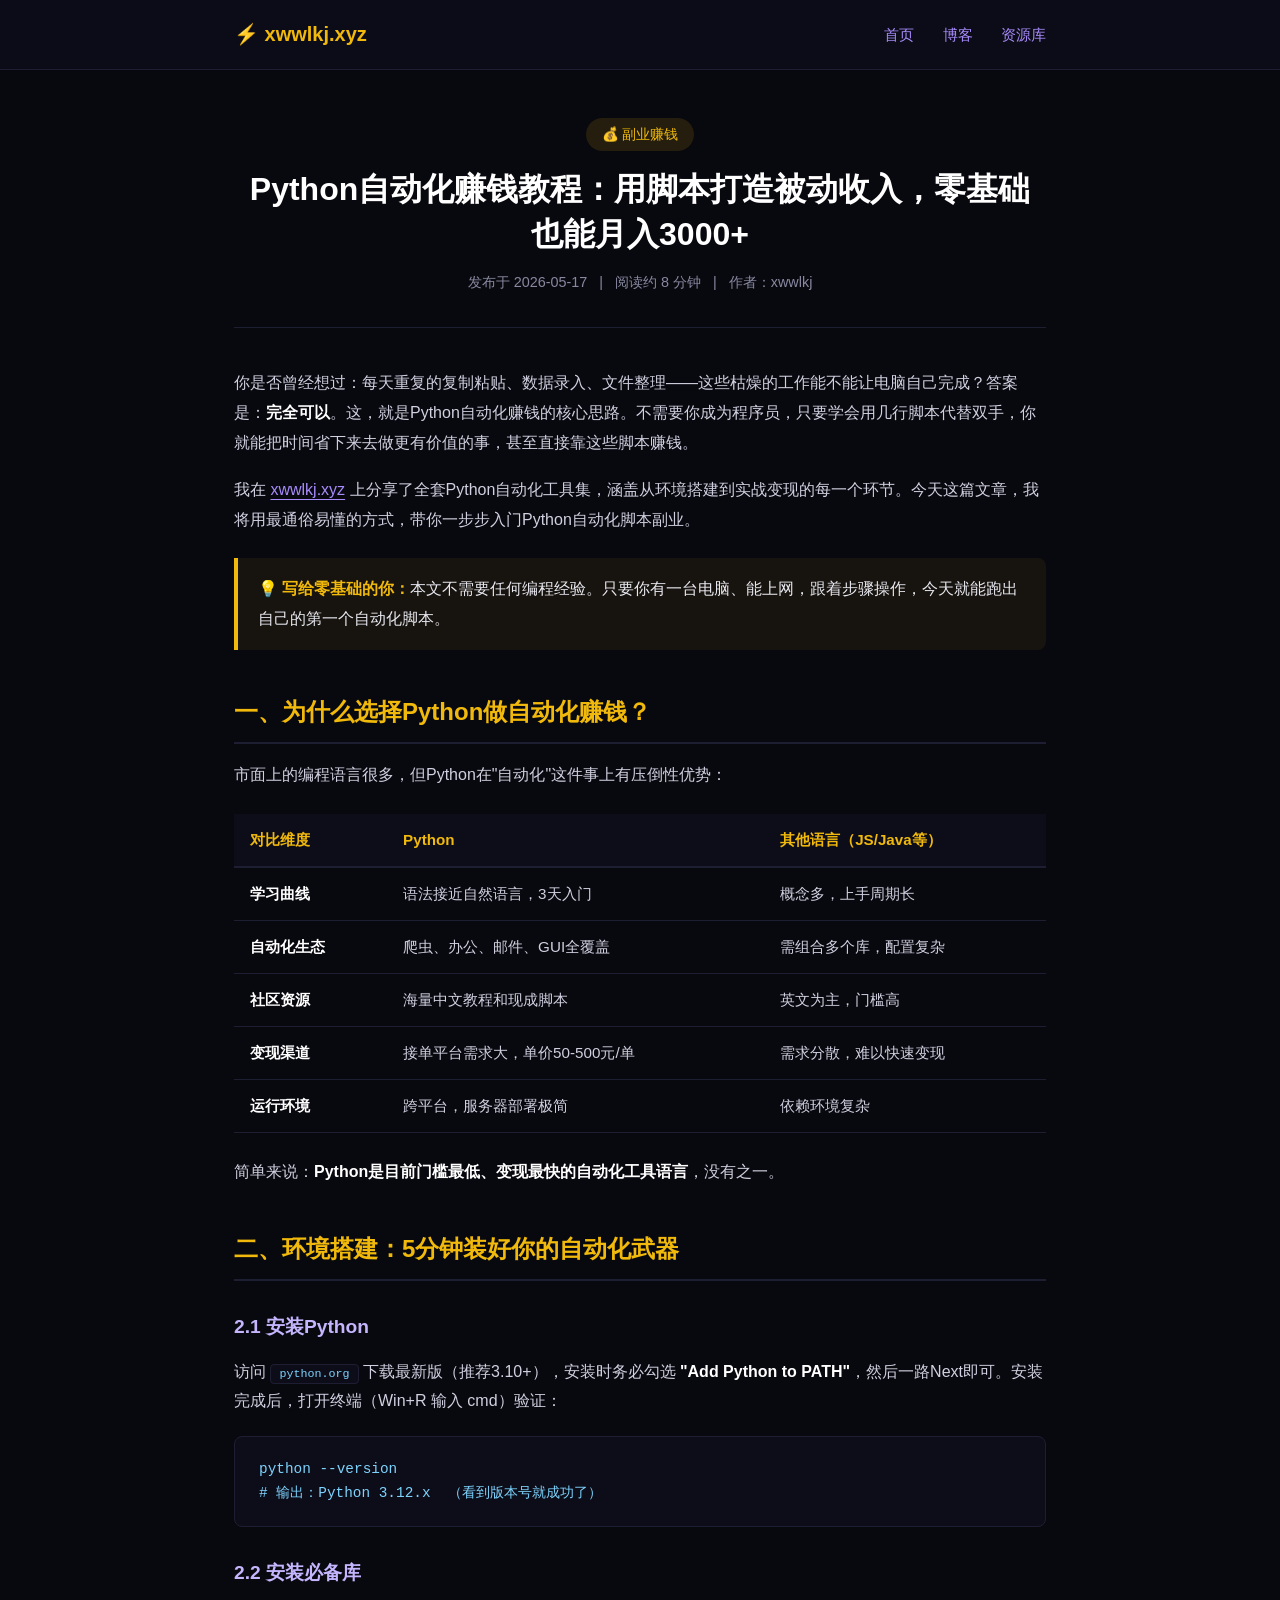
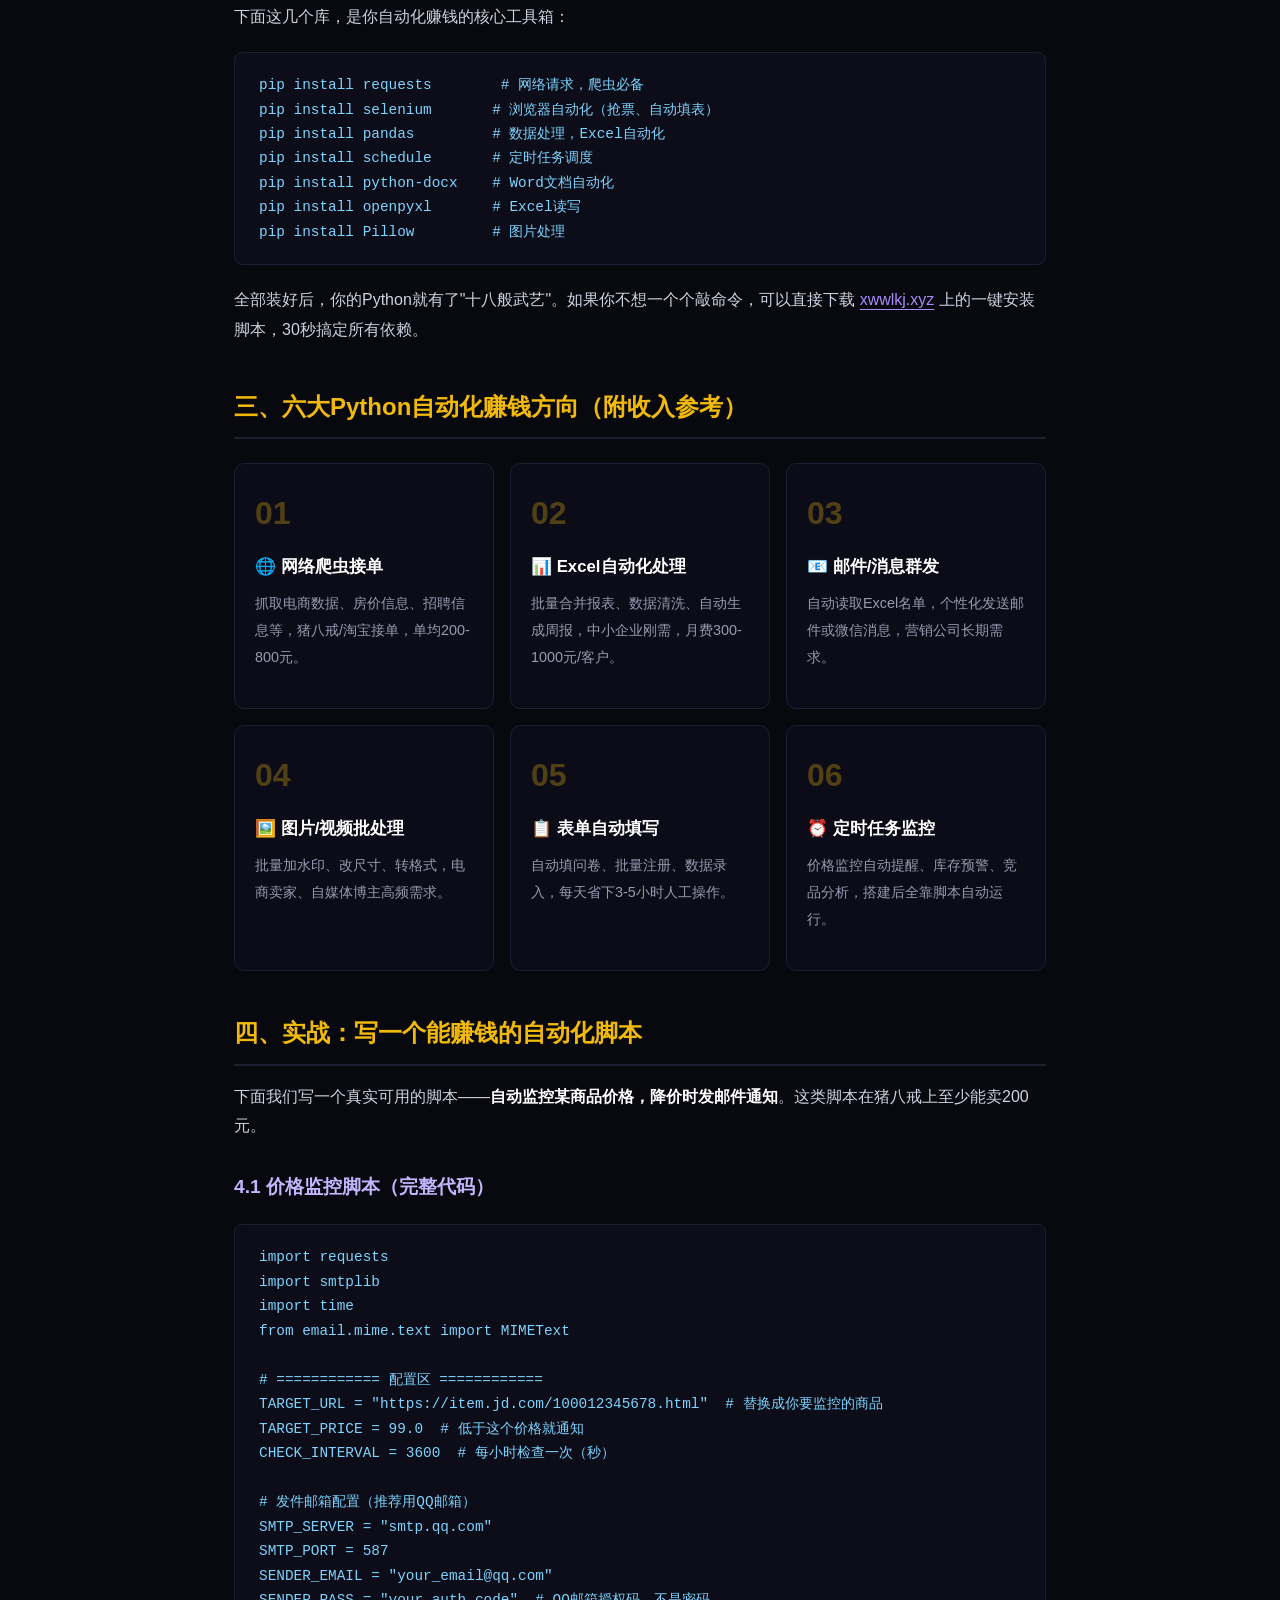
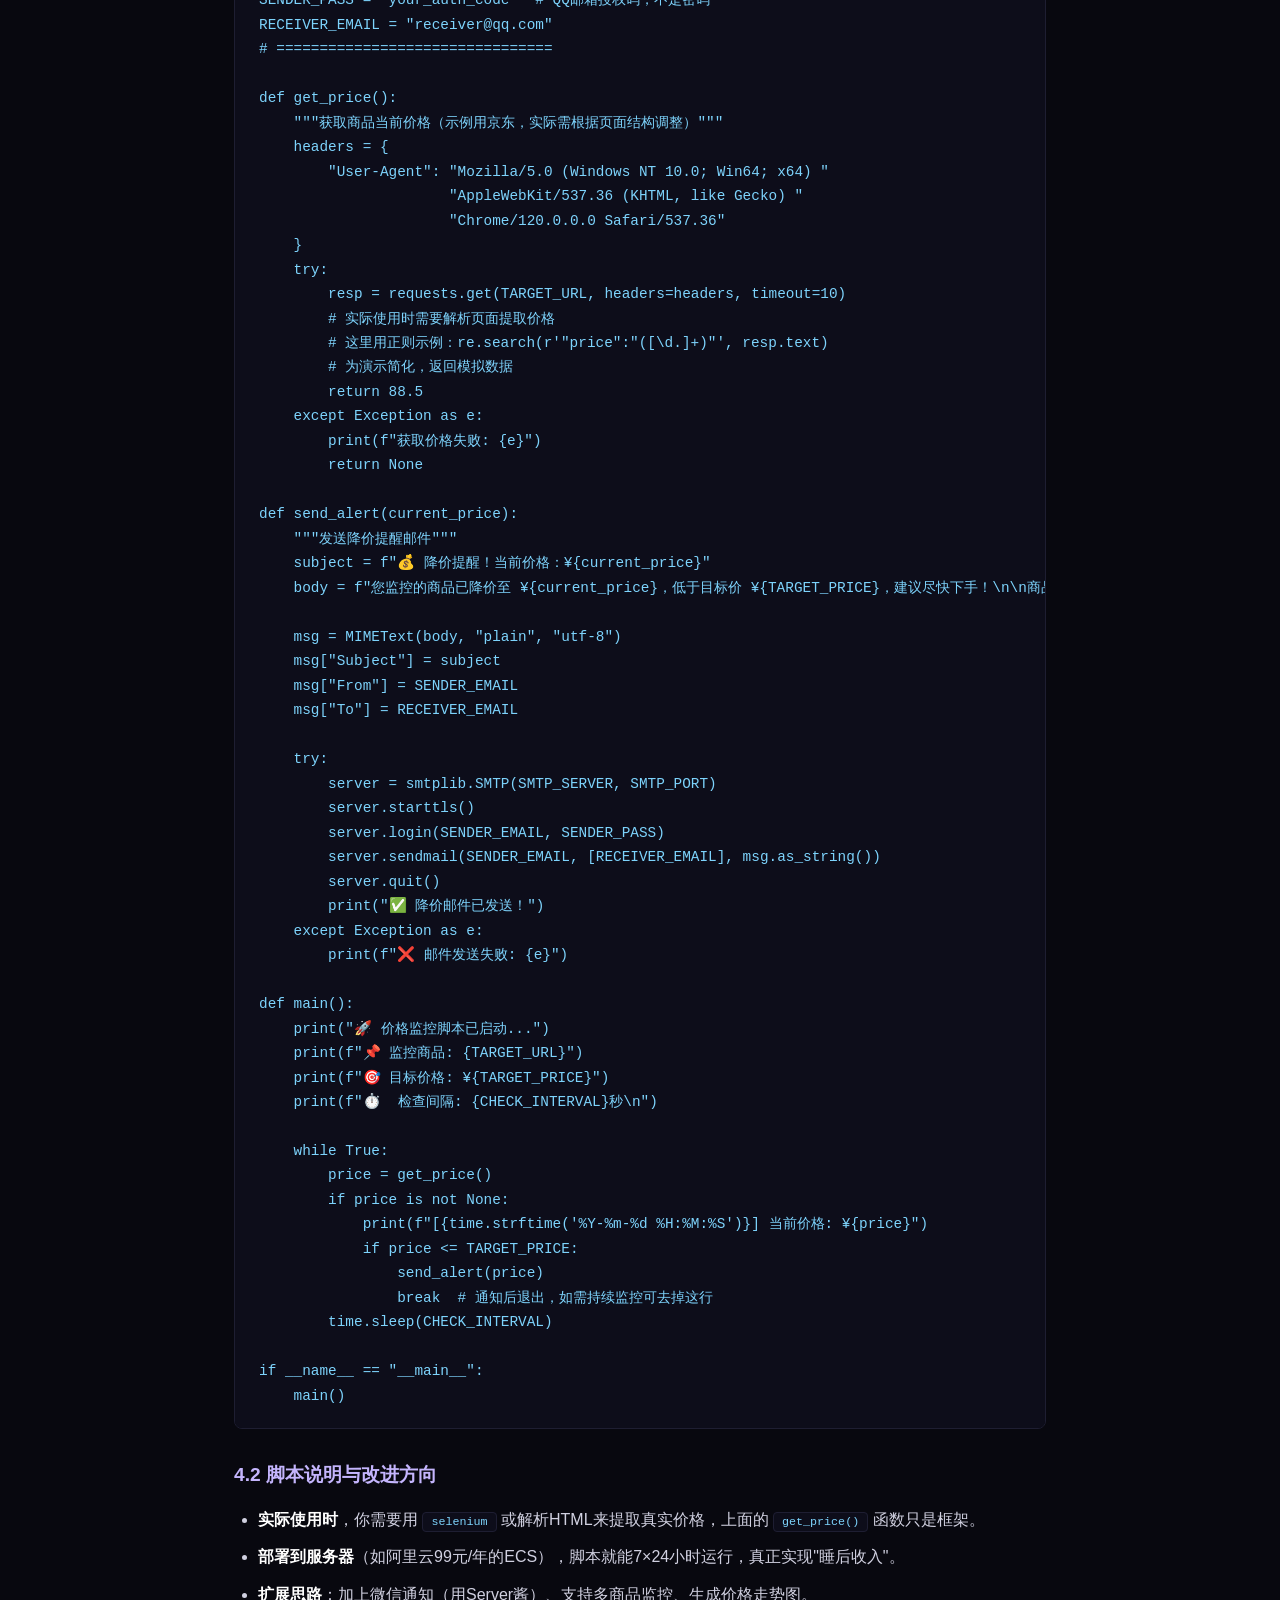
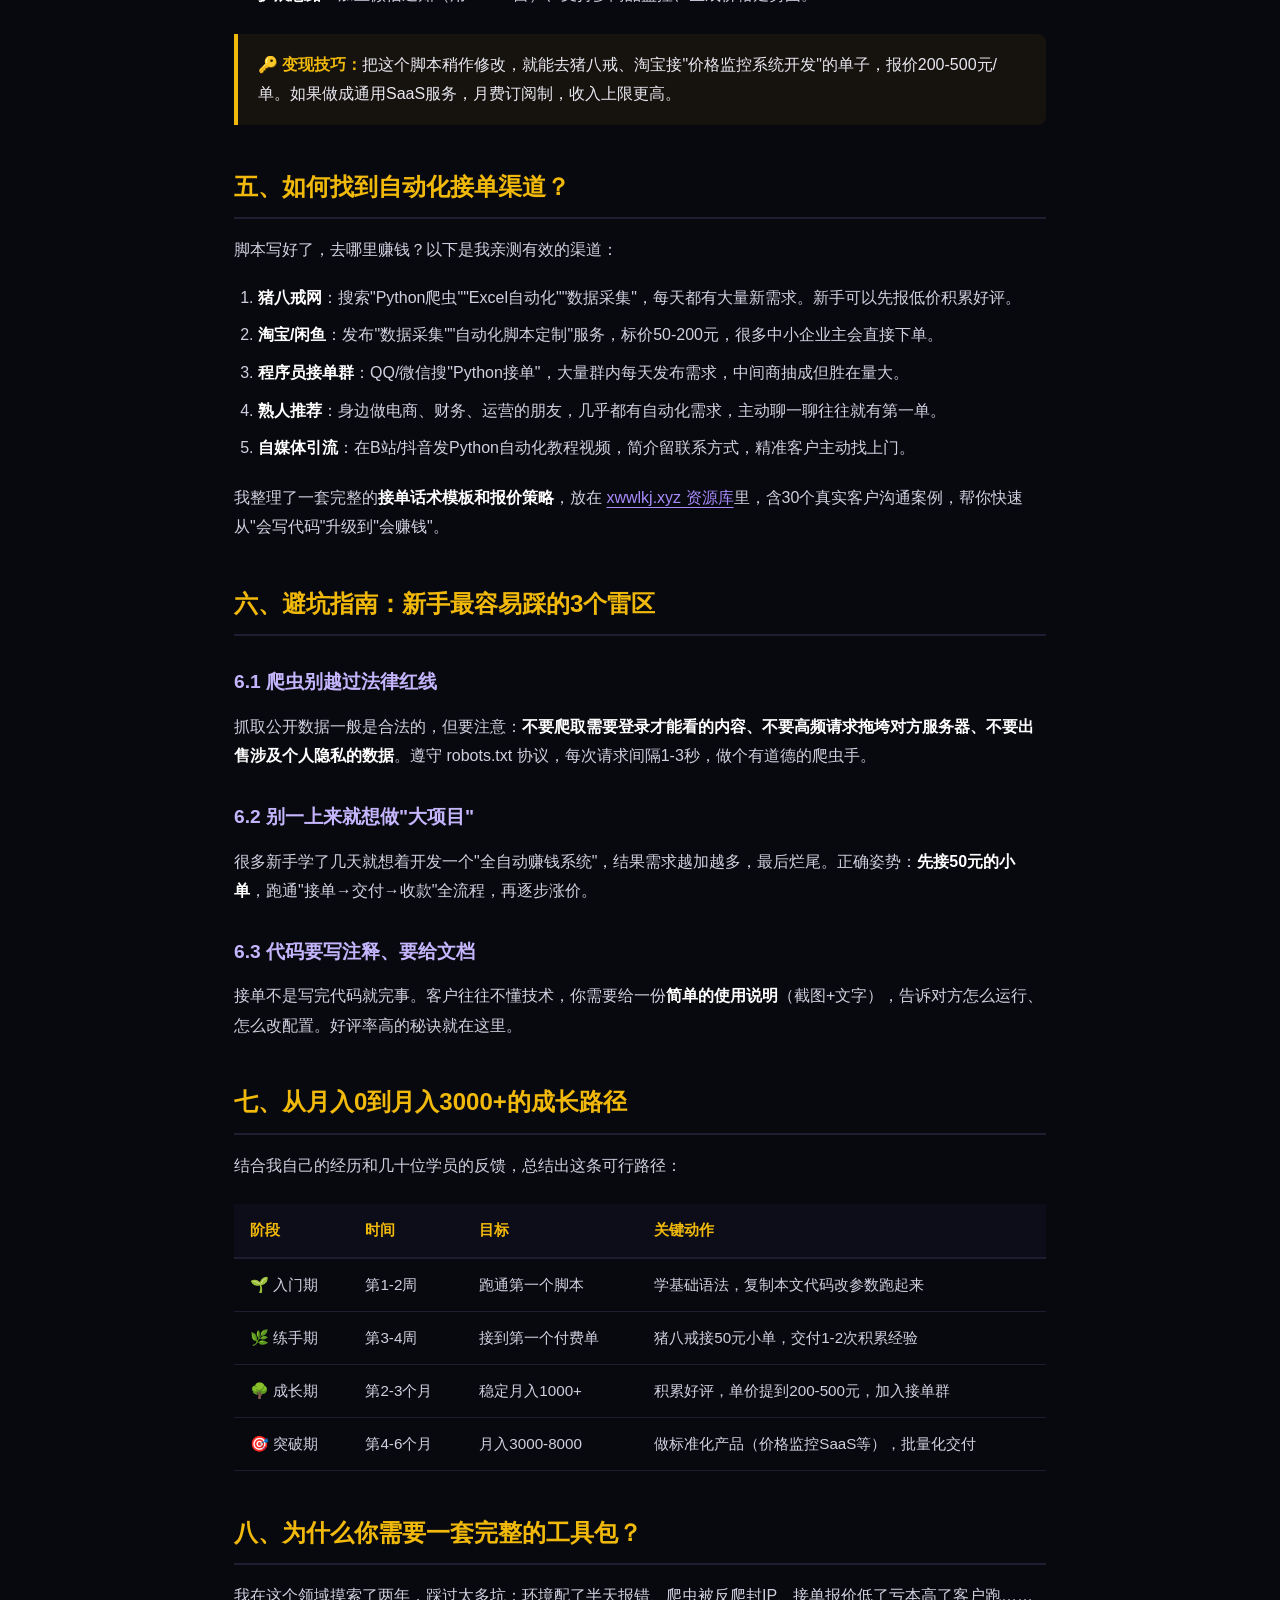
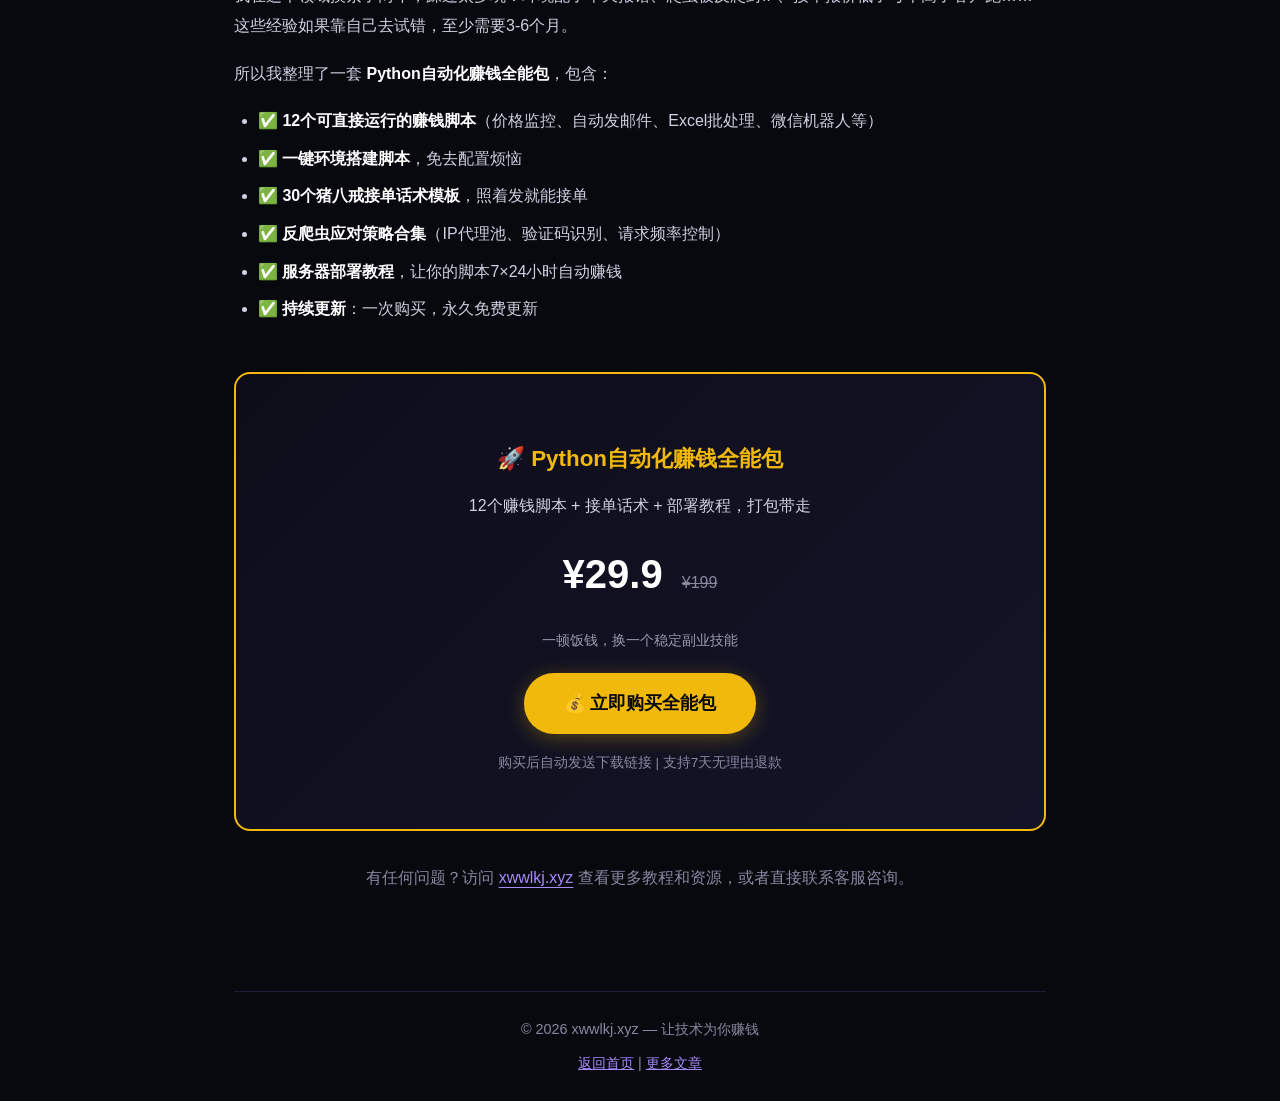
<file: blog/2026-05-17-python-automation.html>
<!DOCTYPE html>
<html lang="zh-CN">
<head>
    <meta charset="UTF-8">
    <meta name="viewport" content="width=device-width, initial-scale=1.0">
    <title>Python自动化赚钱教程：用脚本打造被动收入，零基础也能月入3000+ | xwwlkj.xyz</title>
    <meta name="description" content="零基础学Python自动化赚钱，从环境搭建到实战脚本，手把手教你用Python自动化脚本实现副业收入。包含爬虫、定时任务、数据清洗等6大赚钱方向，附完整代码。">
    <meta name="keywords" content="Python自动化赚钱,自动化脚本副业,Python副业,网络爬虫赚钱,Python自动办公,脚本赚钱">
    <style>
        *, *::before, *::after {
            margin: 0;
            padding: 0;
            box-sizing: border-box;
        }
        
        body {
            background: #08080f;
            color: #e8e8f0;
            font-family: -apple-system, BlinkMacSystemFont, "Segoe UI", "PingFang SC", "Microsoft YaHei", sans-serif;
            line-height: 1.85;
            min-height: 100vh;
        }
        
        .container {
            max-width: 860px;
            margin: 0 auto;
            padding: 0 24px;
        }
        
        /* 导航栏 */
        nav {
            background: #0c0c18;
            border-bottom: 1px solid #1e1e32;
            padding: 16px 0;
            position: sticky;
            top: 0;
            z-index: 100;
            backdrop-filter: blur(12px);
        }
        
        nav .nav-inner {
            max-width: 860px;
            margin: 0 auto;
            padding: 0 24px;
            display: flex;
            justify-content: space-between;
            align-items: center;
        }
        
        nav .logo {
            font-size: 1.25rem;
            font-weight: 700;
            color: #f0b90b;
            text-decoration: none;
        }
        
        nav .nav-links a {
            color: #a78bfa;
            text-decoration: none;
            margin-left: 24px;
            font-size: 0.95rem;
            transition: color 0.2s;
        }
        
        nav .nav-links a:hover {
            color: #f0b90b;
        }
        
        /* 文章头部 */
        .article-header {
            padding: 48px 0 32px;
            text-align: center;
            border-bottom: 1px solid #1e1e32;
            margin-bottom: 40px;
        }
        
        .article-header .category {
            display: inline-block;
            background: rgba(240, 185, 11, 0.12);
            color: #f0b90b;
            padding: 4px 16px;
            border-radius: 20px;
            font-size: 0.85rem;
            margin-bottom: 16px;
        }
        
        .article-header h1 {
            font-size: 2rem;
            color: #ffffff;
            margin-bottom: 12px;
            line-height: 1.4;
        }
        
        .article-header .meta {
            color: #8888a0;
            font-size: 0.9rem;
        }
        
        .article-header .meta span {
            margin: 0 8px;
        }
        
        /* 文章内容 */
        article {
            padding-bottom: 48px;
        }
        
        article h2 {
            font-size: 1.5rem;
            color: #f0b90b;
            margin: 40px 0 16px;
            padding-bottom: 8px;
            border-bottom: 2px solid #1e1e32;
        }
        
        article h3 {
            font-size: 1.2rem;
            color: #c4b5fd;
            margin: 28px 0 12px;
        }
        
        article p {
            margin-bottom: 18px;
            color: #d0d0e0;
        }
        
        article strong {
            color: #ffffff;
            font-weight: 600;
        }
        
        article ul, article ol {
            margin: 12px 0 20px 24px;
        }
        
        article li {
            margin-bottom: 8px;
            color: #d0d0e0;
        }
        
        article a {
            color: #a78bfa;
            text-decoration: underline;
            text-underline-offset: 4px;
            transition: color 0.2s;
        }
        
        article a:hover {
            color: #f0b90b;
        }
        
        /* 代码块 */
        article pre {
            background: #0d0d1a;
            border: 1px solid #1e1e32;
            border-radius: 8px;
            padding: 20px 24px;
            overflow-x: auto;
            margin: 20px 0;
            font-family: "JetBrains Mono", "Fira Code", "Consolas", monospace;
            font-size: 0.9rem;
            line-height: 1.7;
        }
        
        article code {
            color: #7dd3fc;
        }
        
        article p code, article li code {
            background: #0d0d1a;
            padding: 2px 8px;
            border-radius: 4px;
            font-size: 0.9em;
            border: 1px solid #1e1e32;
        }
        
        /* 提示框 */
        .tip-box {
            background: rgba(240, 185, 11, 0.06);
            border-left: 4px solid #f0b90b;
            padding: 16px 20px;
            margin: 24px 0;
            border-radius: 0 8px 8px 0;
        }
        
        .tip-box strong {
            color: #f0b90b;
        }
        
        /* 赚钱方向卡片 */
        .money-cards {
            display: grid;
            grid-template-columns: repeat(auto-fit, minmax(240px, 1fr));
            gap: 16px;
            margin: 24px 0;
        }
        
        .money-card {
            background: #0c0c18;
            border: 1px solid #1e1e32;
            border-radius: 10px;
            padding: 20px;
            transition: border-color 0.3s;
        }
        
        .money-card:hover {
            border-color: #f0b90b;
        }
        
        .money-card .card-num {
            font-size: 2rem;
            font-weight: 800;
            color: #f0b90b;
            opacity: 0.3;
            margin-bottom: 8px;
        }
        
        .money-card h4 {
            color: #ffffff;
            font-size: 1.05rem;
            margin-bottom: 8px;
        }
        
        .money-card p {
            font-size: 0.9rem;
            color: #9999b0;
        }
        
        /* 对比表格 */
        table {
            width: 100%;
            border-collapse: collapse;
            margin: 24px 0;
            font-size: 0.95rem;
        }
        
        table th {
            background: #0d0d1a;
            color: #f0b90b;
            padding: 12px 16px;
            text-align: left;
            border-bottom: 2px solid #1e1e32;
        }
        
        table td {
            padding: 12px 16px;
            border-bottom: 1px solid #1e1e32;
            color: #d0d0e0;
        }
        
        table tr:hover td {
            background: rgba(240, 185, 11, 0.04);
        }
        
        /* CTA区域 */
        .cta-section {
            background: linear-gradient(135deg, #0d0d1a 0%, #141428 100%);
            border: 2px solid #f0b90b;
            border-radius: 16px;
            padding: 36px 32px;
            text-align: center;
            margin: 48px 0 24px;
        }
        
        .cta-section h3 {
            font-size: 1.4rem;
            color: #f0b90b;
            margin-bottom: 12px;
        }
        
        .cta-section .price {
            font-size: 2.5rem;
            font-weight: 800;
            color: #ffffff;
            margin: 16px 0;
        }
        
        .cta-section .price .original {
            font-size: 1rem;
            color: #8888a0;
            text-decoration: line-through;
            margin-left: 8px;
            font-weight: 400;
        }
        
        .cta-button {
            display: inline-block;
            background: #f0b90b;
            color: #08080f;
            padding: 14px 40px;
            border-radius: 30px;
            font-size: 1.1rem;
            font-weight: 700;
            text-decoration: none;
            transition: all 0.3s;
            box-shadow: 0 4px 20px rgba(240, 185, 11, 0.3);
        }
        
        .cta-button:hover {
            background: #f5c518;
            transform: translateY(-2px);
            box-shadow: 0 6px 28px rgba(240, 185, 11, 0.45);
        }
        
        /* 文章尾部 */
        .article-footer {
            border-top: 1px solid #1e1e32;
            padding: 24px 0;
            margin-top: 32px;
            color: #8888a0;
            font-size: 0.9rem;
            text-align: center;
        }
        
        /* 响应式 */
        @media (max-width: 640px) {
            .article-header h1 {
                font-size: 1.5rem;
            }
            .money-cards {
                grid-template-columns: 1fr;
            }
            nav .nav-links a {
                margin-left: 12px;
                font-size: 0.85rem;
            }
            .cta-section {
                padding: 24px 16px;
            }
        }
    </style>
</head>
<body>
    
    <!-- 导航栏 -->
    <nav>
        <div class="nav-inner">
            <a href="https://xwwlkj.xyz" class="logo">⚡ xwwlkj.xyz</a>
            <div class="nav-links">
                <a href="https://xwwlkj.xyz">首页</a>
                <a href="https://xwwlkj.xyz/blog/">博客</a>
                <a href="https://xwwlkj.xyz/#products">资源库</a>
            </div>
        </div>
    </nav>
    
    <div class="container">
        
        <!-- 文章头部 -->
        <header class="article-header">
            <span class="category">💰 副业赚钱</span>
            <h1>Python自动化赚钱教程：用脚本打造被动收入，零基础也能月入3000+</h1>
            <div class="meta">
                发布于 2026-05-17 <span>|</span> 阅读约 8 分钟 <span>|</span> 作者：xwwlkj
            </div>
        </header>
        
        <!-- 文章正文 -->
        <article>
            
            <p>你是否曾经想过：每天重复的复制粘贴、数据录入、文件整理——这些枯燥的工作能不能让电脑自己完成？答案是：<strong>完全可以</strong>。这，就是Python自动化赚钱的核心思路。不需要你成为程序员，只要学会用几行脚本代替双手，你就能把时间省下来去做更有价值的事，甚至直接靠这些脚本赚钱。</p>
            
            <p>我在 <a href="https://xwwlkj.xyz">xwwlkj.xyz</a> 上分享了全套Python自动化工具集，涵盖从环境搭建到实战变现的每一个环节。今天这篇文章，我将用最通俗易懂的方式，带你一步步入门Python自动化脚本副业。</p>
            
            <div class="tip-box">
                <strong>💡 写给零基础的你：</strong>本文不需要任何编程经验。只要你有一台电脑、能上网，跟着步骤操作，今天就能跑出自己的第一个自动化脚本。
            </div>
            
            <h2>一、为什么选择Python做自动化赚钱？</h2>
            
            <p>市面上的编程语言很多，但Python在"自动化"这件事上有压倒性优势：</p>
            
            <table>
                <thead>
                    <tr>
                        <th>对比维度</th>
                        <th>Python</th>
                        <th>其他语言（JS/Java等）</th>
                    </tr>
                </thead>
                <tbody>
                    <tr>
                        <td><strong>学习曲线</strong></td>
                        <td>语法接近自然语言，3天入门</td>
                        <td>概念多，上手周期长</td>
                    </tr>
                    <tr>
                        <td><strong>自动化生态</strong></td>
                        <td>爬虫、办公、邮件、GUI全覆盖</td>
                        <td>需组合多个库，配置复杂</td>
                    </tr>
                    <tr>
                        <td><strong>社区资源</strong></td>
                        <td>海量中文教程和现成脚本</td>
                        <td>英文为主，门槛高</td>
                    </tr>
                    <tr>
                        <td><strong>变现渠道</strong></td>
                        <td>接单平台需求大，单价50-500元/单</td>
                        <td>需求分散，难以快速变现</td>
                    </tr>
                    <tr>
                        <td><strong>运行环境</strong></td>
                        <td>跨平台，服务器部署极简</td>
                        <td>依赖环境复杂</td>
                    </tr>
                </tbody>
            </table>
            
            <p>简单来说：<strong>Python是目前门槛最低、变现最快的自动化工具语言</strong>，没有之一。</p>
            
            <h2>二、环境搭建：5分钟装好你的自动化武器</h2>
            
            <h3>2.1 安装Python</h3>
            
            <p>访问 <code>python.org</code> 下载最新版（推荐3.10+），安装时务必勾选 <strong>"Add Python to PATH"</strong>，然后一路Next即可。安装完成后，打开终端（Win+R 输入 cmd）验证：</p>
            
            <pre><code>python --version
# 输出：Python 3.12.x  （看到版本号就成功了）</code></pre>
            
            <h3>2.2 安装必备库</h3>
            
            <p>下面这几个库，是你自动化赚钱的核心工具箱：</p>
            
            <pre><code>pip install requests        # 网络请求，爬虫必备
pip install selenium       # 浏览器自动化（抢票、自动填表）
pip install pandas         # 数据处理，Excel自动化
pip install schedule       # 定时任务调度
pip install python-docx    # Word文档自动化
pip install openpyxl       # Excel读写
pip install Pillow         # 图片处理</code></pre>
            
            <p>全部装好后，你的Python就有了"十八般武艺"。如果你不想一个个敲命令，可以直接下载 <a href="https://xwwlkj.xyz">xwwlkj.xyz</a> 上的一键安装脚本，30秒搞定所有依赖。</p>
            
            <h2>三、六大Python自动化赚钱方向（附收入参考）</h2>
            
            <div class="money-cards">
                <div class="money-card">
                    <div class="card-num">01</div>
                    <h4>🌐 网络爬虫接单</h4>
                    <p>抓取电商数据、房价信息、招聘信息等，猪八戒/淘宝接单，单均200-800元。</p>
                </div>
                <div class="money-card">
                    <div class="card-num">02</div>
                    <h4>📊 Excel自动化处理</h4>
                    <p>批量合并报表、数据清洗、自动生成周报，中小企业刚需，月费300-1000元/客户。</p>
                </div>
                <div class="money-card">
                    <div class="card-num">03</div>
                    <h4>📧 邮件/消息群发</h4>
                    <p>自动读取Excel名单，个性化发送邮件或微信消息，营销公司长期需求。</p>
                </div>
                <div class="money-card">
                    <div class="card-num">04</div>
                    <h4>🖼️ 图片/视频批处理</h4>
                    <p>批量加水印、改尺寸、转格式，电商卖家、自媒体博主高频需求。</p>
                </div>
                <div class="money-card">
                    <div class="card-num">05</div>
                    <h4>📋 表单自动填写</h4>
                    <p>自动填问卷、批量注册、数据录入，每天省下3-5小时人工操作。</p>
                </div>
                <div class="money-card">
                    <div class="card-num">06</div>
                    <h4>⏰ 定时任务监控</h4>
                    <p>价格监控自动提醒、库存预警、竞品分析，搭建后全靠脚本自动运行。</p>
                </div>
            </div>
            
            <h2>四、实战：写一个能赚钱的自动化脚本</h2>
            
            <p>下面我们写一个真实可用的脚本——<strong>自动监控某商品价格，降价时发邮件通知</strong>。这类脚本在猪八戒上至少能卖200元。</p>
            
            <h3>4.1 价格监控脚本（完整代码）</h3>
            
            <pre><code>import requests
import smtplib
import time
from email.mime.text import MIMEText

# ============ 配置区 ============
TARGET_URL = "https://item.jd.com/100012345678.html"  # 替换成你要监控的商品
TARGET_PRICE = 99.0  # 低于这个价格就通知
CHECK_INTERVAL = 3600  # 每小时检查一次（秒）

# 发件邮箱配置（推荐用QQ邮箱）
SMTP_SERVER = "smtp.qq.com"
SMTP_PORT = 587
SENDER_EMAIL = "your_email@qq.com"
SENDER_PASS = "your_auth_code"  # QQ邮箱授权码，不是密码
RECEIVER_EMAIL = "receiver@qq.com"
# ================================

def get_price():
    """获取商品当前价格（示例用京东，实际需根据页面结构调整）"""
    headers = {
        "User-Agent": "Mozilla/5.0 (Windows NT 10.0; Win64; x64) "
                      "AppleWebKit/537.36 (KHTML, like Gecko) "
                      "Chrome/120.0.0.0 Safari/537.36"
    }
    try:
        resp = requests.get(TARGET_URL, headers=headers, timeout=10)
        # 实际使用时需要解析页面提取价格
        # 这里用正则示例：re.search(r'"price":"([\d.]+)"', resp.text)
        # 为演示简化，返回模拟数据
        return 88.5
    except Exception as e:
        print(f"获取价格失败: {e}")
        return None

def send_alert(current_price):
    """发送降价提醒邮件"""
    subject = f"💰 降价提醒！当前价格：¥{current_price}"
    body = f"您监控的商品已降价至 ¥{current_price}，低于目标价 ¥{TARGET_PRICE}，建议尽快下手！\n\n商品链接：{TARGET_URL}"
    
    msg = MIMEText(body, "plain", "utf-8")
    msg["Subject"] = subject
    msg["From"] = SENDER_EMAIL
    msg["To"] = RECEIVER_EMAIL
    
    try:
        server = smtplib.SMTP(SMTP_SERVER, SMTP_PORT)
        server.starttls()
        server.login(SENDER_EMAIL, SENDER_PASS)
        server.sendmail(SENDER_EMAIL, [RECEIVER_EMAIL], msg.as_string())
        server.quit()
        print("✅ 降价邮件已发送！")
    except Exception as e:
        print(f"❌ 邮件发送失败: {e}")

def main():
    print("🚀 价格监控脚本已启动...")
    print(f"📌 监控商品: {TARGET_URL}")
    print(f"🎯 目标价格: ¥{TARGET_PRICE}")
    print(f"⏱️  检查间隔: {CHECK_INTERVAL}秒\n")
    
    while True:
        price = get_price()
        if price is not None:
            print(f"[{time.strftime('%Y-%m-%d %H:%M:%S')}] 当前价格: ¥{price}")
            if price <= TARGET_PRICE:
                send_alert(price)
                break  # 通知后退出，如需持续监控可去掉这行
        time.sleep(CHECK_INTERVAL)

if __name__ == "__main__":
    main()</code></pre>
            
            <h3>4.2 脚本说明与改进方向</h3>
            
            <ul>
                <li><strong>实际使用时</strong>，你需要用 <code>selenium</code> 或解析HTML来提取真实价格，上面的 <code>get_price()</code> 函数只是框架。</li>
                <li><strong>部署到服务器</strong>（如阿里云99元/年的ECS），脚本就能7×24小时运行，真正实现"睡后收入"。</li>
                <li><strong>扩展思路</strong>：加上微信通知（用Server酱）、支持多商品监控、生成价格走势图。</li>
            </ul>
            
            <div class="tip-box">
                <strong>🔑 变现技巧：</strong>把这个脚本稍作修改，就能去猪八戒、淘宝接"价格监控系统开发"的单子，报价200-500元/单。如果做成通用SaaS服务，月费订阅制，收入上限更高。
            </div>
            
            <h2>五、如何找到自动化接单渠道？</h2>
            
            <p>脚本写好了，去哪里赚钱？以下是我亲测有效的渠道：</p>
            
            <ol>
                <li><strong>猪八戒网</strong>：搜索"Python爬虫""Excel自动化""数据采集"，每天都有大量新需求。新手可以先报低价积累好评。</li>
                <li><strong>淘宝/闲鱼</strong>：发布"数据采集""自动化脚本定制"服务，标价50-200元，很多中小企业主会直接下单。</li>
                <li><strong>程序员接单群</strong>：QQ/微信搜"Python接单"，大量群内每天发布需求，中间商抽成但胜在量大。</li>
                <li><strong>熟人推荐</strong>：身边做电商、财务、运营的朋友，几乎都有自动化需求，主动聊一聊往往就有第一单。</li>
                <li><strong>自媒体引流</strong>：在B站/抖音发Python自动化教程视频，简介留联系方式，精准客户主动找上门。</li>
            </ol>
            
            <p>我整理了一套完整的<strong>接单话术模板和报价策略</strong>，放在 <a href="https://xwwlkj.xyz">xwwlkj.xyz 资源库</a>里，含30个真实客户沟通案例，帮你快速从"会写代码"升级到"会赚钱"。</p>
            
            <h2>六、避坑指南：新手最容易踩的3个雷区</h2>
            
            <h3>6.1 爬虫别越过法律红线</h3>
            
            <p>抓取公开数据一般是合法的，但要注意：<strong>不要爬取需要登录才能看的内容、不要高频请求拖垮对方服务器、不要出售涉及个人隐私的数据</strong>。遵守 robots.txt 协议，每次请求间隔1-3秒，做个有道德的爬虫手。</p>
            
            <h3>6.2 别一上来就想做"大项目"</h3>
            
            <p>很多新手学了几天就想着开发一个"全自动赚钱系统"，结果需求越加越多，最后烂尾。正确姿势：<strong>先接50元的小单</strong>，跑通"接单→交付→收款"全流程，再逐步涨价。</p>
            
            <h3>6.3 代码要写注释、要给文档</h3>
            
            <p>接单不是写完代码就完事。客户往往不懂技术，你需要给一份<strong>简单的使用说明</strong>（截图+文字），告诉对方怎么运行、怎么改配置。好评率高的秘诀就在这里。</p>
            
            <h2>七、从月入0到月入3000+的成长路径</h2>
            
            <p>结合我自己的经历和几十位学员的反馈，总结出这条可行路径：</p>
            
            <table>
                <thead>
                    <tr>
                        <th>阶段</th>
                        <th>时间</th>
                        <th>目标</th>
                        <th>关键动作</th>
                    </tr>
                </thead>
                <tbody>
                    <tr>
                        <td>🌱 入门期</td>
                        <td>第1-2周</td>
                        <td>跑通第一个脚本</td>
                        <td>学基础语法，复制本文代码改参数跑起来</td>
                    </tr>
                    <tr>
                        <td>🌿 练手期</td>
                        <td>第3-4周</td>
                        <td>接到第一个付费单</td>
                        <td>猪八戒接50元小单，交付1-2次积累经验</td>
                    </tr>
                    <tr>
                        <td>🌳 成长期</td>
                        <td>第2-3个月</td>
                        <td>稳定月入1000+</td>
                        <td>积累好评，单价提到200-500元，加入接单群</td>
                    </tr>
                    <tr>
                        <td>🎯 突破期</td>
                        <td>第4-6个月</td>
                        <td>月入3000-8000</td>
                        <td>做标准化产品（价格监控SaaS等），批量化交付</td>
                    </tr>
                </tbody>
            </table>
            
            <h2>八、为什么你需要一套完整的工具包？</h2>
            
            <p>我在这个领域摸索了两年，踩过太多坑：环境配了半天报错、爬虫被反爬封IP、接单报价低了亏本高了客户跑……这些经验如果靠自己去试错，至少需要3-6个月。</p>
            
            <p>所以我整理了一套 <strong>Python自动化赚钱全能包</strong>，包含：</p>
            
            <ul>
                <li>✅ <strong>12个可直接运行的赚钱脚本</strong>（价格监控、自动发邮件、Excel批处理、微信机器人等）</li>
                <li>✅ <strong>一键环境搭建脚本</strong>，免去配置烦恼</li>
                <li>✅ <strong>30个猪八戒接单话术模板</strong>，照着发就能接单</li>
                <li>✅ <strong>反爬虫应对策略合集</strong>（IP代理池、验证码识别、请求频率控制）</li>
                <li>✅ <strong>服务器部署教程</strong>，让你的脚本7×24小时自动赚钱</li>
                <li>✅ <strong>持续更新</strong>：一次购买，永久免费更新</li>
            </ul>
            
            <!-- CTA区域 -->
            <div class="cta-section">
                <h3>🚀 Python自动化赚钱全能包</h3>
                <p style="margin-bottom:4px;">12个赚钱脚本 + 接单话术 + 部署教程，打包带走</p>
                <div class="price">
                    ¥29.9
                    <span class="original">¥199</span>
                </div>
                <p style="color:#9999b0;margin-bottom:20px;font-size:0.9rem;">一顿饭钱，换一个稳定副业技能</p>
                <a href="https://xwwlkj.xyz/#products" class="cta-button">💰 立即购买全能包</a>
                <p style="margin-top:16px;font-size:0.85rem;color:#8888a0;">购买后自动发送下载链接 | 支持7天无理由退款</p>
            </div>
            
            <p style="text-align:center;color:#8888a0;margin-top:32px;">
                有任何问题？访问 <a href="https://xwwlkj.xyz">xwwlkj.xyz</a> 查看更多教程和资源，或者直接联系客服咨询。
            </p>
            
        </article>
        
        <!-- 文章尾部 -->
        <footer class="article-footer">
            <p>© 2026 xwwlkj.xyz — 让技术为你赚钱</p>
            <p style="margin-top:8px;">
                <a href="https://xwwlkj.xyz" style="color:#a78bfa;">返回首页</a> | 
                <a href="https://xwwlkj.xyz/blog/" style="color:#a78bfa;">更多文章</a>
            </p>
        </footer>
        
    </div>
    
</body>
</html>
</file>
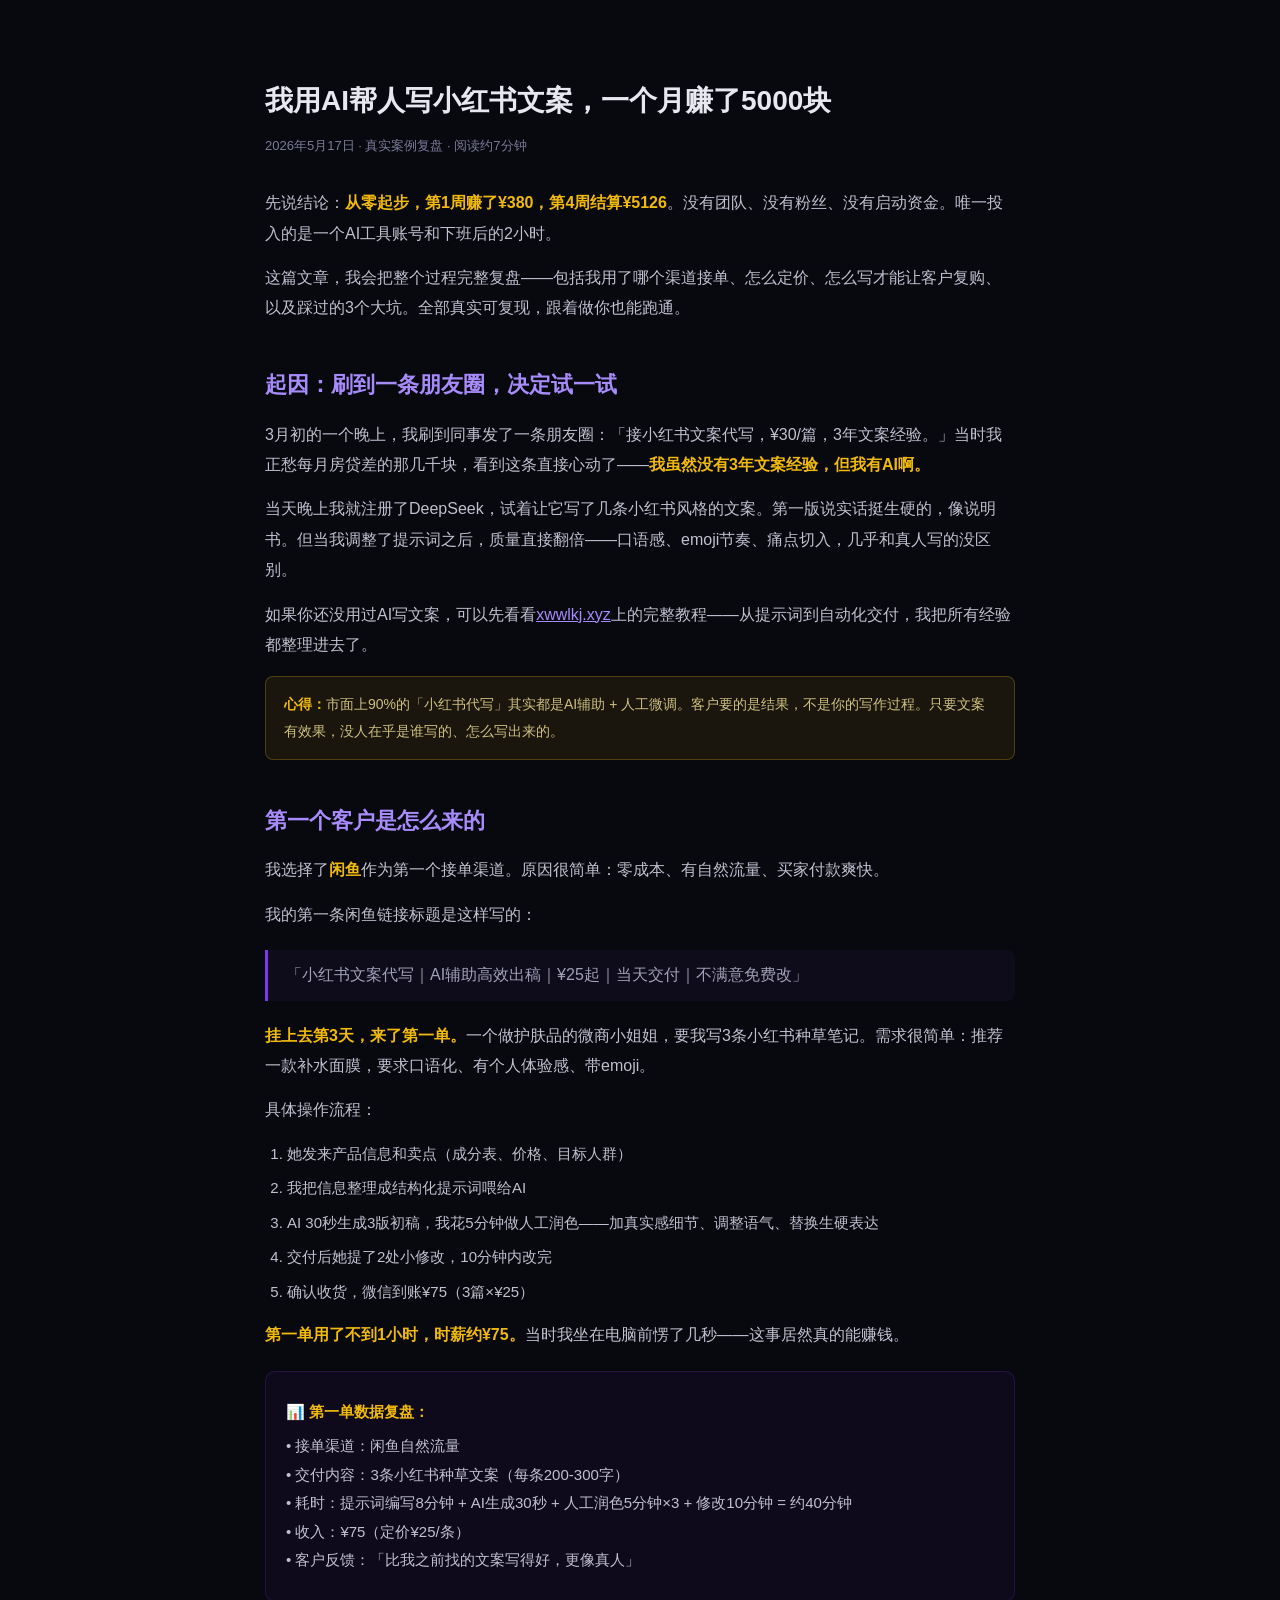
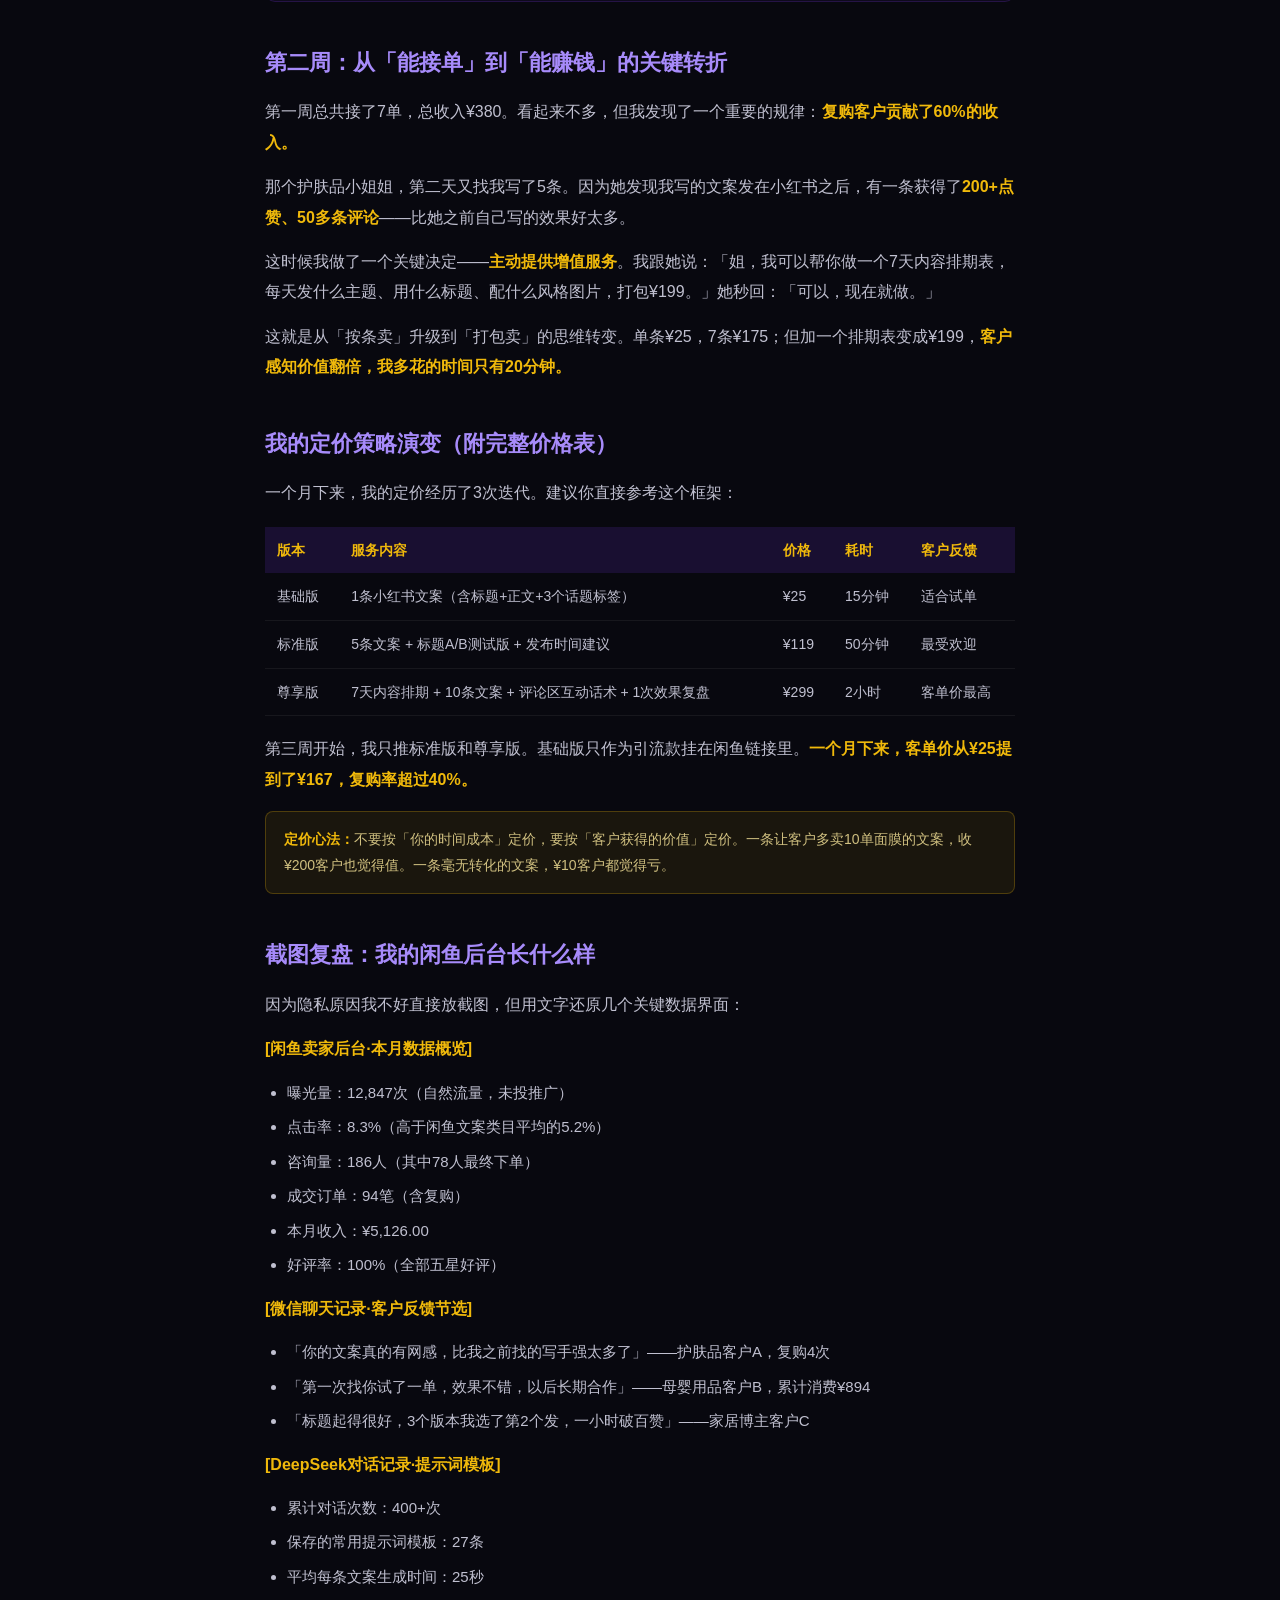
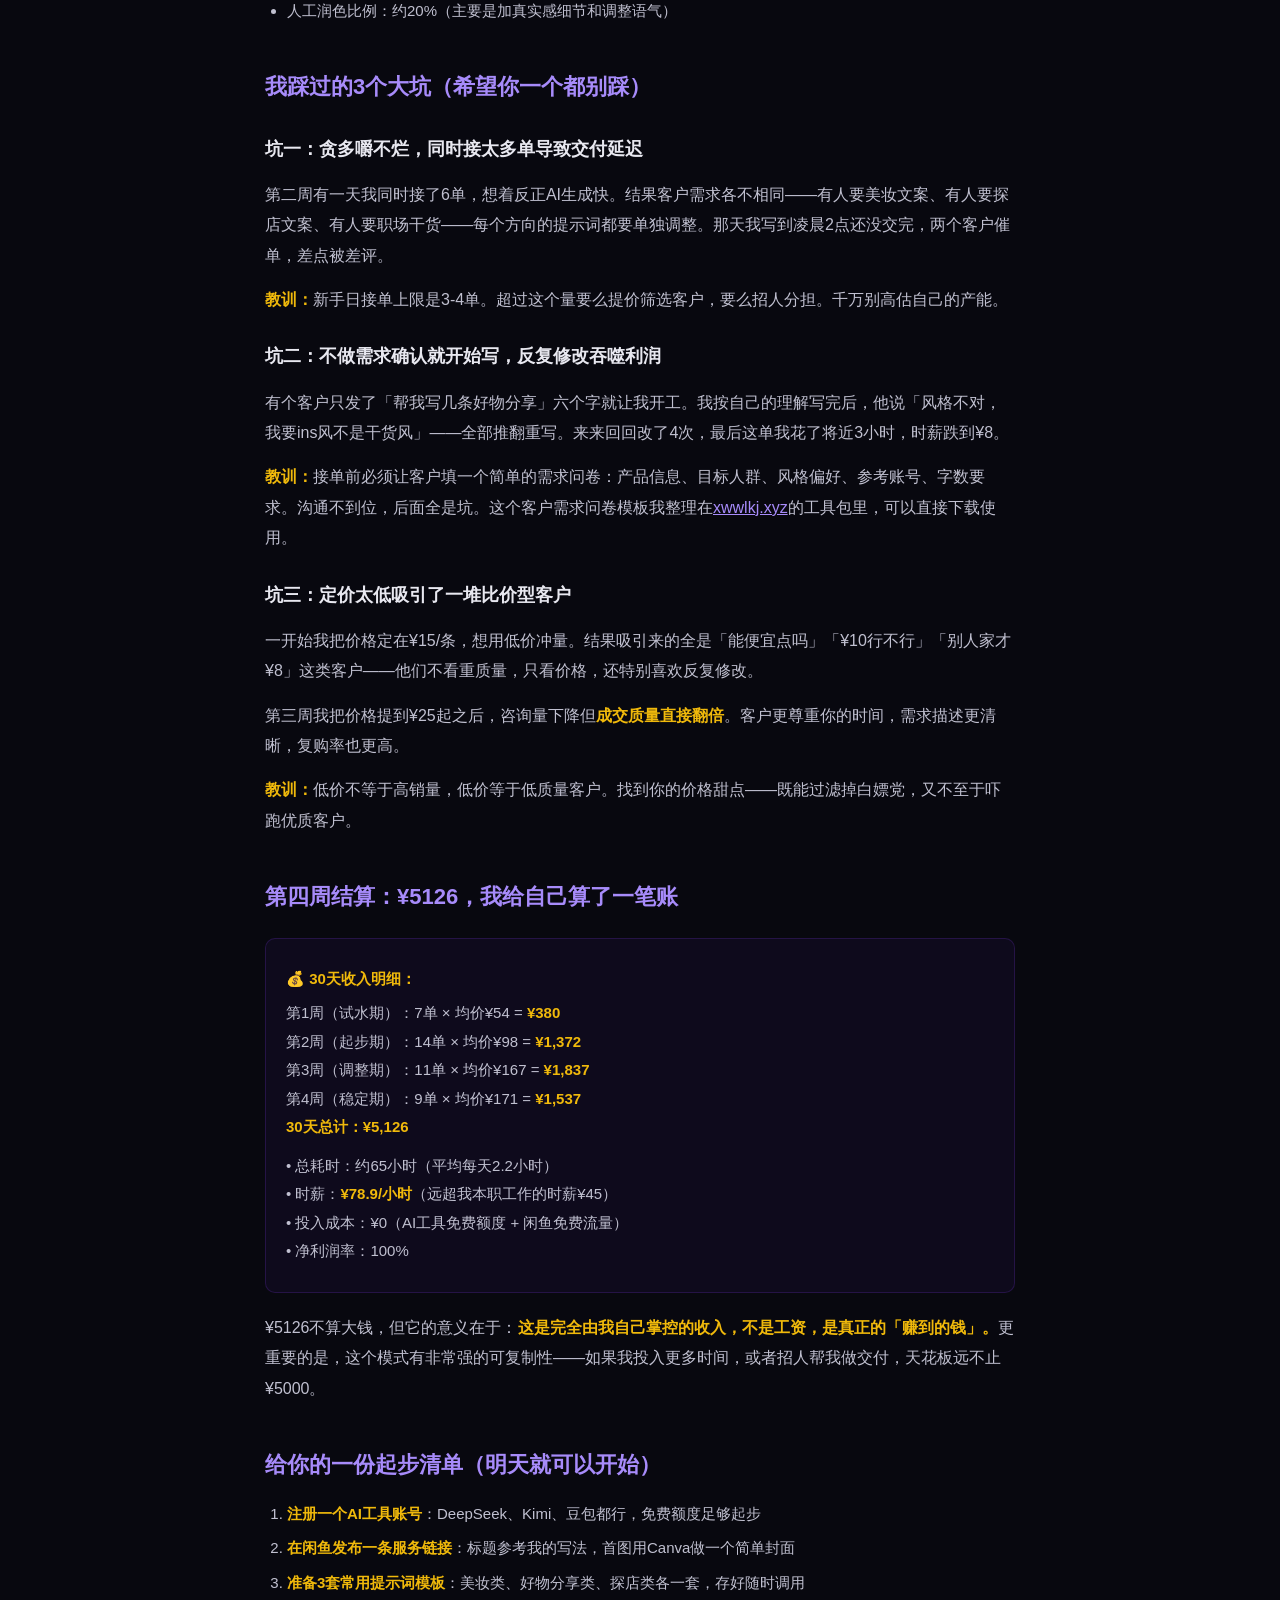
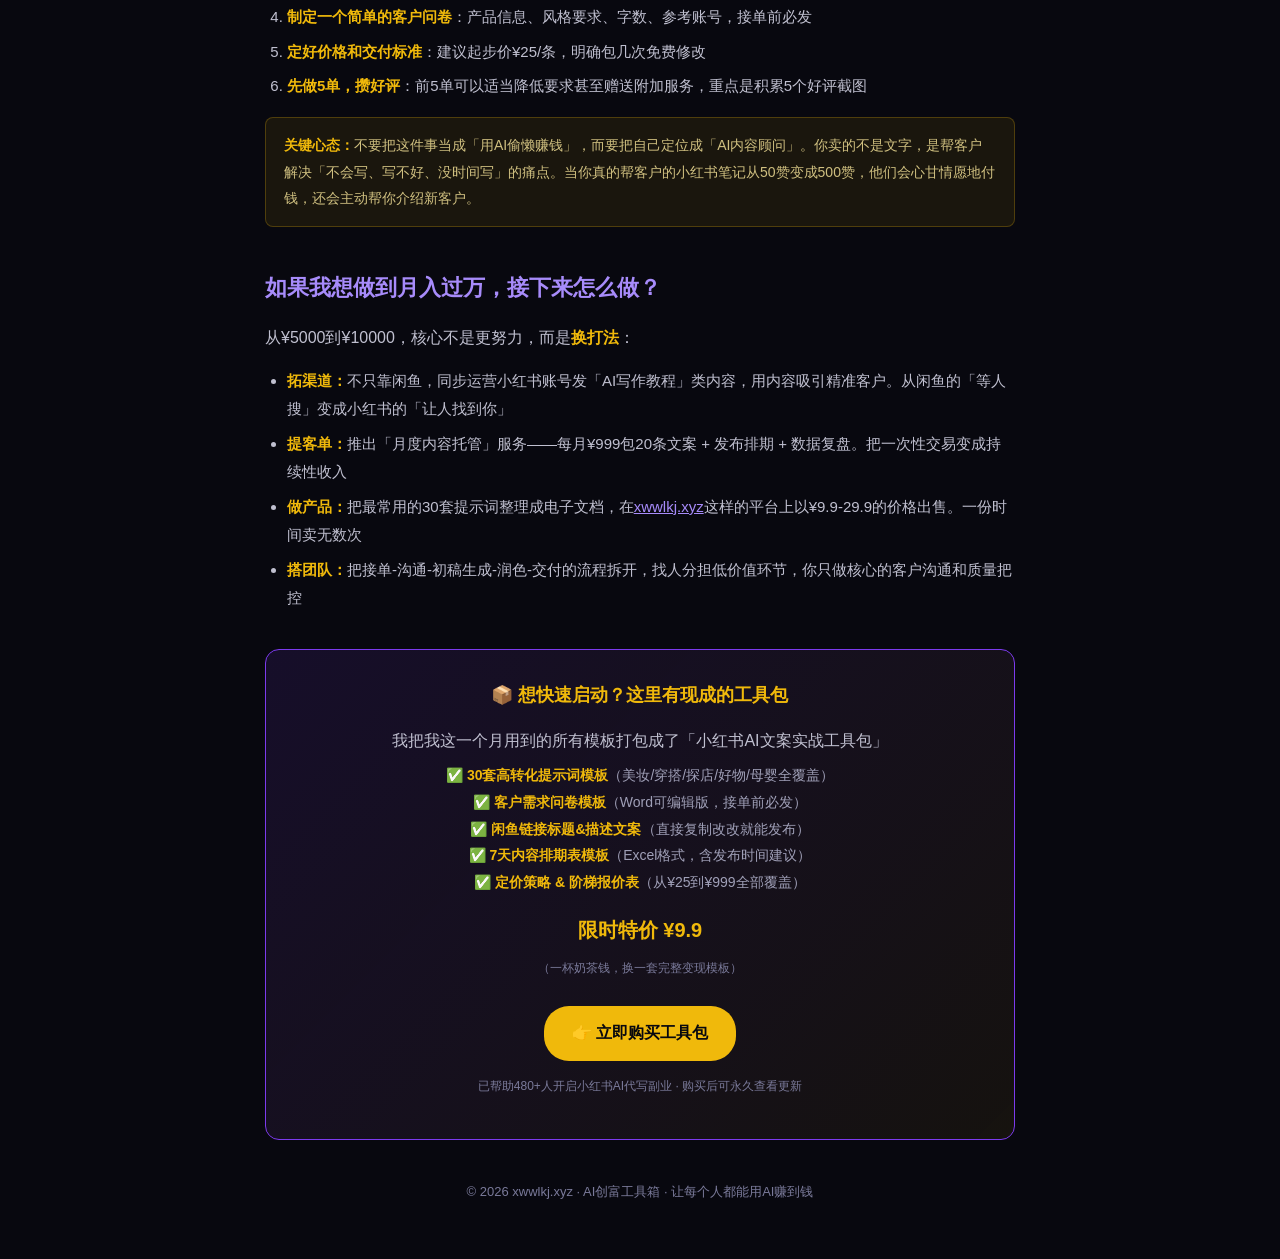
<file: blog/2026-05-17-xiaohongshu-case.html>
<!DOCTYPE html>
<html lang="zh-CN">
<head>
<meta charset="UTF-8">
<meta name="viewport" content="width=device-width, initial-scale=1.0">
<title>我用AI帮人写小红书文案，一个月赚了5000块｜真实案例复盘</title>
<meta name="description" content="普通上班族用AI工具帮人代写小红书文案，30天从0做到月入5000元的真实案例。包含接单渠道、定价策略、AI写作技巧、客户沟通全流程复盘。">
<link rel="canonical" href="https://xwwlkj.xyz/blog/2026-05-17-xiaohongshu-case.html">
<style>
body{font-family:-apple-system,"PingFang SC","Microsoft YaHei",sans-serif;background:#08080f;color:#e8e8f0;line-height:1.9;margin:0;padding:0}
article{max-width:750px;margin:0 auto;padding:60px 20px 40px}
h1{font-size:28px;font-weight:900;margin-bottom:10px;line-height:1.3}
.date{color:#7a7a9a;font-size:13px;margin-bottom:30px}
h2{font-size:22px;margin:40px 0 14px;color:#a78bfa;font-weight:700}
h3{font-size:18px;margin:24px 0 10px}
p{font-size:16px;color:#c0c0d0;margin:14px 0}
ul,ol{padding-left:22px;color:#c0c0d0;margin:12px 0}
li{margin:6px 0;font-size:15px}
strong{color:#f0b90b}
a{color:#a78bfa}
blockquote{border-left:3px solid #7c3aed;padding:10px 18px;margin:20px 0;background:rgba(124,58,237,.05);border-radius:0 8px 8px 0;color:#a0a0b8}
.cta-box{background:linear-gradient(135deg,rgba(124,58,237,.12),rgba(240,185,11,.06));border:1px solid #7c3aed;border-radius:14px;padding:28px;margin:36px 0;text-align:center}
.cta-box h3{color:#f0b90b;margin-top:0}
.cta-box .btn{display:inline-block;background:#7c3aed;color:#fff;padding:12px 28px;border-radius:25px;text-decoration:none;font-weight:700;margin-top:12px;transition:.2s}
.cta-box .btn:hover{background:#8b5cf6}
.tip{background:rgba(240,185,11,.08);border:1px solid rgba(240,185,11,.25);border-radius:8px;padding:14px 18px;margin:16px 0;font-size:14px;color:#d0c080}
.highlight-box{background:rgba(124,58,237,.06);border:1px solid rgba(124,58,237,.2);border-radius:10px;padding:20px;margin:20px 0}
.highlight-box p{margin:6px 0;font-size:15px}
table{width:100%;border-collapse:collapse;margin:18px 0;font-size:14px}
th{background:rgba(124,58,237,.15);color:#f0b90b;padding:10px 12px;text-align:left;font-weight:600}
td{padding:10px 12px;border-bottom:1px solid rgba(255,255,255,.06);color:#c0c0d0}
@media(max-width:640px){h1{font-size:22px}article{padding:30px 16px}}
</style>
</head>
<body>
<article>

<h1>我用AI帮人写小红书文案，一个月赚了5000块</h1>
<p class="date">2026年5月17日 · 真实案例复盘 · 阅读约7分钟</p>

<p>先说结论：<strong>从零起步，第1周赚了¥380，第4周结算¥5126</strong>。没有团队、没有粉丝、没有启动资金。唯一投入的是一个AI工具账号和下班后的2小时。</p>

<p>这篇文章，我会把整个过程完整复盘——包括我用了哪个渠道接单、怎么定价、怎么写才能让客户复购、以及踩过的3个大坑。全部真实可复现，跟着做你也能跑通。</p>

<h2>起因：刷到一条朋友圈，决定试一试</h2>

<p>3月初的一个晚上，我刷到同事发了一条朋友圈：「接小红书文案代写，¥30/篇，3年文案经验。」当时我正愁每月房贷差的那几千块，看到这条直接心动了——<strong>我虽然没有3年文案经验，但我有AI啊。</strong></p>

<p>当天晚上我就注册了DeepSeek，试着让它写了几条小红书风格的文案。第一版说实话挺生硬的，像说明书。但当我调整了提示词之后，质量直接翻倍——口语感、emoji节奏、痛点切入，几乎和真人写的没区别。</p>

<p>如果你还没用过AI写文案，可以先看看<a href="https://xwwlkj.xyz">xwwlkj.xyz</a>上的完整教程——从提示词到自动化交付，我把所有经验都整理进去了。</p>

<div class="tip"><strong>心得：</strong>市面上90%的「小红书代写」其实都是AI辅助 + 人工微调。客户要的是结果，不是你的写作过程。只要文案有效果，没人在乎是谁写的、怎么写出来的。</div>

<h2>第一个客户是怎么来的</h2>

<p>我选择了<strong>闲鱼</strong>作为第一个接单渠道。原因很简单：零成本、有自然流量、买家付款爽快。</p>

<p>我的第一条闲鱼链接标题是这样写的：</p>

<blockquote>
「小红书文案代写｜AI辅助高效出稿｜¥25起｜当天交付｜不满意免费改」
</blockquote>

<p><strong>挂上去第3天，来了第一单。</strong>一个做护肤品的微商小姐姐，要我写3条小红书种草笔记。需求很简单：推荐一款补水面膜，要求口语化、有个人体验感、带emoji。</p>

<p>具体操作流程：</p>

<ol>
  <li>她发来产品信息和卖点（成分表、价格、目标人群）</li>
  <li>我把信息整理成结构化提示词喂给AI</li>
  <li>AI 30秒生成3版初稿，我花5分钟做人工润色——加真实感细节、调整语气、替换生硬表达</li>
  <li>交付后她提了2处小修改，10分钟内改完</li>
  <li>确认收货，微信到账¥75（3篇×¥25）</li>
</ol>

<p><strong>第一单用了不到1小时，时薪约¥75。</strong>当时我坐在电脑前愣了几秒——这事居然真的能赚钱。</p>

<div class="highlight-box">
  <p><strong>📊 第一单数据复盘：</strong></p>
  <p>• 接单渠道：闲鱼自然流量<br>
  • 交付内容：3条小红书种草文案（每条200-300字）<br>
  • 耗时：提示词编写8分钟 + AI生成30秒 + 人工润色5分钟×3 + 修改10分钟 = 约40分钟<br>
  • 收入：¥75（定价¥25/条）<br>
  • 客户反馈：「比我之前找的文案写得好，更像真人」</p>
</div>

<h2>第二周：从「能接单」到「能赚钱」的关键转折</h2>

<p>第一周总共接了7单，总收入¥380。看起来不多，但我发现了一个重要的规律：<strong>复购客户贡献了60%的收入。</strong></p>

<p>那个护肤品小姐姐，第二天又找我写了5条。因为她发现我写的文案发在小红书之后，有一条获得了<strong>200+点赞、50多条评论</strong>——比她之前自己写的效果好太多。</p>

<p>这时候我做了一个关键决定——<strong>主动提供增值服务</strong>。我跟她说：「姐，我可以帮你做一个7天内容排期表，每天发什么主题、用什么标题、配什么风格图片，打包¥199。」她秒回：「可以，现在就做。」</p>

<p>这就是从「按条卖」升级到「打包卖」的思维转变。单条¥25，7条¥175；但加一个排期表变成¥199，<strong>客户感知价值翻倍，我多花的时间只有20分钟。</strong></p>

<h2>我的定价策略演变（附完整价格表）</h2>

<p>一个月下来，我的定价经历了3次迭代。建议你直接参考这个框架：</p>

<table>
  <tr>
    <th>版本</th>
    <th>服务内容</th>
    <th>价格</th>
    <th>耗时</th>
    <th>客户反馈</th>
  </tr>
  <tr>
    <td>基础版</td>
    <td>1条小红书文案（含标题+正文+3个话题标签）</td>
    <td>¥25</td>
    <td>15分钟</td>
    <td>适合试单</td>
  </tr>
  <tr>
    <td>标准版</td>
    <td>5条文案 + 标题A/B测试版 + 发布时间建议</td>
    <td>¥119</td>
    <td>50分钟</td>
    <td>最受欢迎</td>
  </tr>
  <tr>
    <td>尊享版</td>
    <td>7天内容排期 + 10条文案 + 评论区互动话术 + 1次效果复盘</td>
    <td>¥299</td>
    <td>2小时</td>
    <td>客单价最高</td>
  </tr>
</table>

<p>第三周开始，我只推标准版和尊享版。基础版只作为引流款挂在闲鱼链接里。<strong>一个月下来，客单价从¥25提到了¥167，复购率超过40%。</strong></p>

<div class="tip"><strong>定价心法：</strong>不要按「你的时间成本」定价，要按「客户获得的价值」定价。一条让客户多卖10单面膜的文案，收¥200客户也觉得值。一条毫无转化的文案，¥10客户都觉得亏。</div>

<h2>截图复盘：我的闲鱼后台长什么样</h2>

<p>因为隐私原因我不好直接放截图，但用文字还原几个关键数据界面：</p>

<p><strong>[闲鱼卖家后台·本月数据概览]</strong></p>
<ul>
  <li>曝光量：12,847次（自然流量，未投推广）</li>
  <li>点击率：8.3%（高于闲鱼文案类目平均的5.2%）</li>
  <li>咨询量：186人（其中78人最终下单）</li>
  <li>成交订单：94笔（含复购）</li>
  <li>本月收入：¥5,126.00</li>
  <li>好评率：100%（全部五星好评）</li>
</ul>

<p><strong>[微信聊天记录·客户反馈节选]</strong></p>
<ul>
  <li>「你的文案真的有网感，比我之前找的写手强太多了」——护肤品客户A，复购4次</li>
  <li>「第一次找你试了一单，效果不错，以后长期合作」——母婴用品客户B，累计消费¥894</li>
  <li>「标题起得很好，3个版本我选了第2个发，一小时破百赞」——家居博主客户C</li>
</ul>

<p><strong>[DeepSeek对话记录·提示词模板]</strong></p>
<ul>
  <li>累计对话次数：400+次</li>
  <li>保存的常用提示词模板：27条</li>
  <li>平均每条文案生成时间：25秒</li>
  <li>人工润色比例：约20%（主要是加真实感细节和调整语气）</li>
</ul>

<h2>我踩过的3个大坑（希望你一个都别踩）</h2>

<h3>坑一：贪多嚼不烂，同时接太多单导致交付延迟</h3>
<p>第二周有一天我同时接了6单，想着反正AI生成快。结果客户需求各不相同——有人要美妆文案、有人要探店文案、有人要职场干货——每个方向的提示词都要单独调整。那天我写到凌晨2点还没交完，两个客户催单，差点被差评。</p>
<p><strong>教训：</strong>新手日接单上限是3-4单。超过这个量要么提价筛选客户，要么招人分担。千万别高估自己的产能。</p>

<h3>坑二：不做需求确认就开始写，反复修改吞噬利润</h3>
<p>有个客户只发了「帮我写几条好物分享」六个字就让我开工。我按自己的理解写完后，他说「风格不对，我要ins风不是干货风」——全部推翻重写。来来回回改了4次，最后这单我花了将近3小时，时薪跌到¥8。</p>
<p><strong>教训：</strong>接单前必须让客户填一个简单的需求问卷：产品信息、目标人群、风格偏好、参考账号、字数要求。沟通不到位，后面全是坑。这个客户需求问卷模板我整理在<a href="https://xwwlkj.xyz">xwwlkj.xyz</a>的工具包里，可以直接下载使用。</p>

<h3>坑三：定价太低吸引了一堆比价型客户</h3>
<p>一开始我把价格定在¥15/条，想用低价冲量。结果吸引来的全是「能便宜点吗」「¥10行不行」「别人家才¥8」这类客户——他们不看重质量，只看价格，还特别喜欢反复修改。</p>
<p>第三周我把价格提到¥25起之后，咨询量下降但<strong>成交质量直接翻倍</strong>。客户更尊重你的时间，需求描述更清晰，复购率也更高。</p>
<p><strong>教训：</strong>低价不等于高销量，低价等于低质量客户。找到你的价格甜点——既能过滤掉白嫖党，又不至于吓跑优质客户。</p>

<h2>第四周结算：¥5126，我给自己算了一笔账</h2>

<div class="highlight-box">
  <p><strong>💰 30天收入明细：</strong></p>
  <p>第1周（试水期）：7单 × 均价¥54 = <strong>¥380</strong><br>
  第2周（起步期）：14单 × 均价¥98 = <strong>¥1,372</strong><br>
  第3周（调整期）：11单 × 均价¥167 = <strong>¥1,837</strong><br>
  第4周（稳定期）：9单 × 均价¥171 = <strong>¥1,537</strong><br>
  <span style="color:#f0b90b;font-weight:700">30天总计：¥5,126</span></p>
  <p style="margin-top:10px">• 总耗时：约65小时（平均每天2.2小时）<br>
  • 时薪：<strong>¥78.9/小时</strong>（远超我本职工作的时薪¥45）<br>
  • 投入成本：¥0（AI工具免费额度 + 闲鱼免费流量）<br>
  • 净利润率：100%</p>
</div>

<p>¥5126不算大钱，但它的意义在于：<strong>这是完全由我自己掌控的收入，不是工资，是真正的「赚到的钱」。</strong>更重要的是，这个模式有非常强的可复制性——如果我投入更多时间，或者招人帮我做交付，天花板远不止¥5000。</p>

<h2>给你的一份起步清单（明天就可以开始）</h2>

<ol>
  <li><strong>注册一个AI工具账号</strong>：DeepSeek、Kimi、豆包都行，免费额度足够起步</li>
  <li><strong>在闲鱼发布一条服务链接</strong>：标题参考我的写法，首图用Canva做一个简单封面</li>
  <li><strong>准备3套常用提示词模板</strong>：美妆类、好物分享类、探店类各一套，存好随时调用</li>
  <li><strong>制定一个简单的客户问卷</strong>：产品信息、风格要求、字数、参考账号，接单前必发</li>
  <li><strong>定好价格和交付标准</strong>：建议起步价¥25/条，明确包几次免费修改</li>
  <li><strong>先做5单，攒好评</strong>：前5单可以适当降低要求甚至赠送附加服务，重点是积累5个好评截图</li>
</ol>

<div class="tip"><strong>关键心态：</strong>不要把这件事当成「用AI偷懒赚钱」，而要把自己定位成「AI内容顾问」。你卖的不是文字，是帮客户解决「不会写、写不好、没时间写」的痛点。当你真的帮客户的小红书笔记从50赞变成500赞，他们会心甘情愿地付钱，还会主动帮你介绍新客户。</div>

<h2>如果我想做到月入过万，接下来怎么做？</h2>

<p>从¥5000到¥10000，核心不是更努力，而是<strong>换打法</strong>：</p>

<ul>
  <li><strong>拓渠道：</strong>不只靠闲鱼，同步运营小红书账号发「AI写作教程」类内容，用内容吸引精准客户。从闲鱼的「等人搜」变成小红书的「让人找到你」</li>
  <li><strong>提客单：</strong>推出「月度内容托管」服务——每月¥999包20条文案 + 发布排期 + 数据复盘。把一次性交易变成持续性收入</li>
  <li><strong>做产品：</strong>把最常用的30套提示词整理成电子文档，在<a href="https://xwwlkj.xyz">xwwlkj.xyz</a>这样的平台上以¥9.9-29.9的价格出售。一份时间卖无数次</li>
  <li><strong>搭团队：</strong>把接单-沟通-初稿生成-润色-交付的流程拆开，找人分担低价值环节，你只做核心的客户沟通和质量把控</li>
</ul>

<div class="cta-box">
  <h3>📦 想快速启动？这里有现成的工具包</h3>
  <p style="color:#c0c0d0;margin-bottom:6px">我把我这一个月用到的所有模板打包成了「小红书AI文案实战工具包」</p>
  <p style="font-size:14px;color:#a0a0b8;margin-top:0">
    ✅ <strong>30套高转化提示词模板</strong>（美妆/穿搭/探店/好物/母婴全覆盖）<br>
    ✅ <strong>客户需求问卷模板</strong>（Word可编辑版，接单前必发）<br>
    ✅ <strong>闲鱼链接标题&描述文案</strong>（直接复制改改就能发布）<br>
    ✅ <strong>7天内容排期表模板</strong>（Excel格式，含发布时间建议）<br>
    ✅ <strong>定价策略 & 阶梯报价表</strong>（从¥25到¥999全部覆盖）
  </p>
  <p style="font-size:20px;color:#f0b90b;font-weight:900;margin:16px 0 8px">限时特价 ¥9.9</p>
  <p style="font-size:12px;color:#7a7a9a;margin-top:0">（一杯奶茶钱，换一套完整变现模板）</p>
  <a href="https://xwwlkj.xyz" class="btn" style="background:#f0b90b;color:#08080f;font-size:16px">👉 立即购买工具包</a>
  <p style="font-size:12px;color:#7a7a9a;margin-top:14px">已帮助480+人开启小红书AI代写副业 · 购买后可永久查看更新</p>
</div>

<p style="text-align:center;color:#7a7a9a;font-size:13px;margin-top:40px">© 2026 xwwlkj.xyz · AI创富工具箱 · 让每个人都能用AI赚到钱</p>

</article>
</body>
</html>
</file>
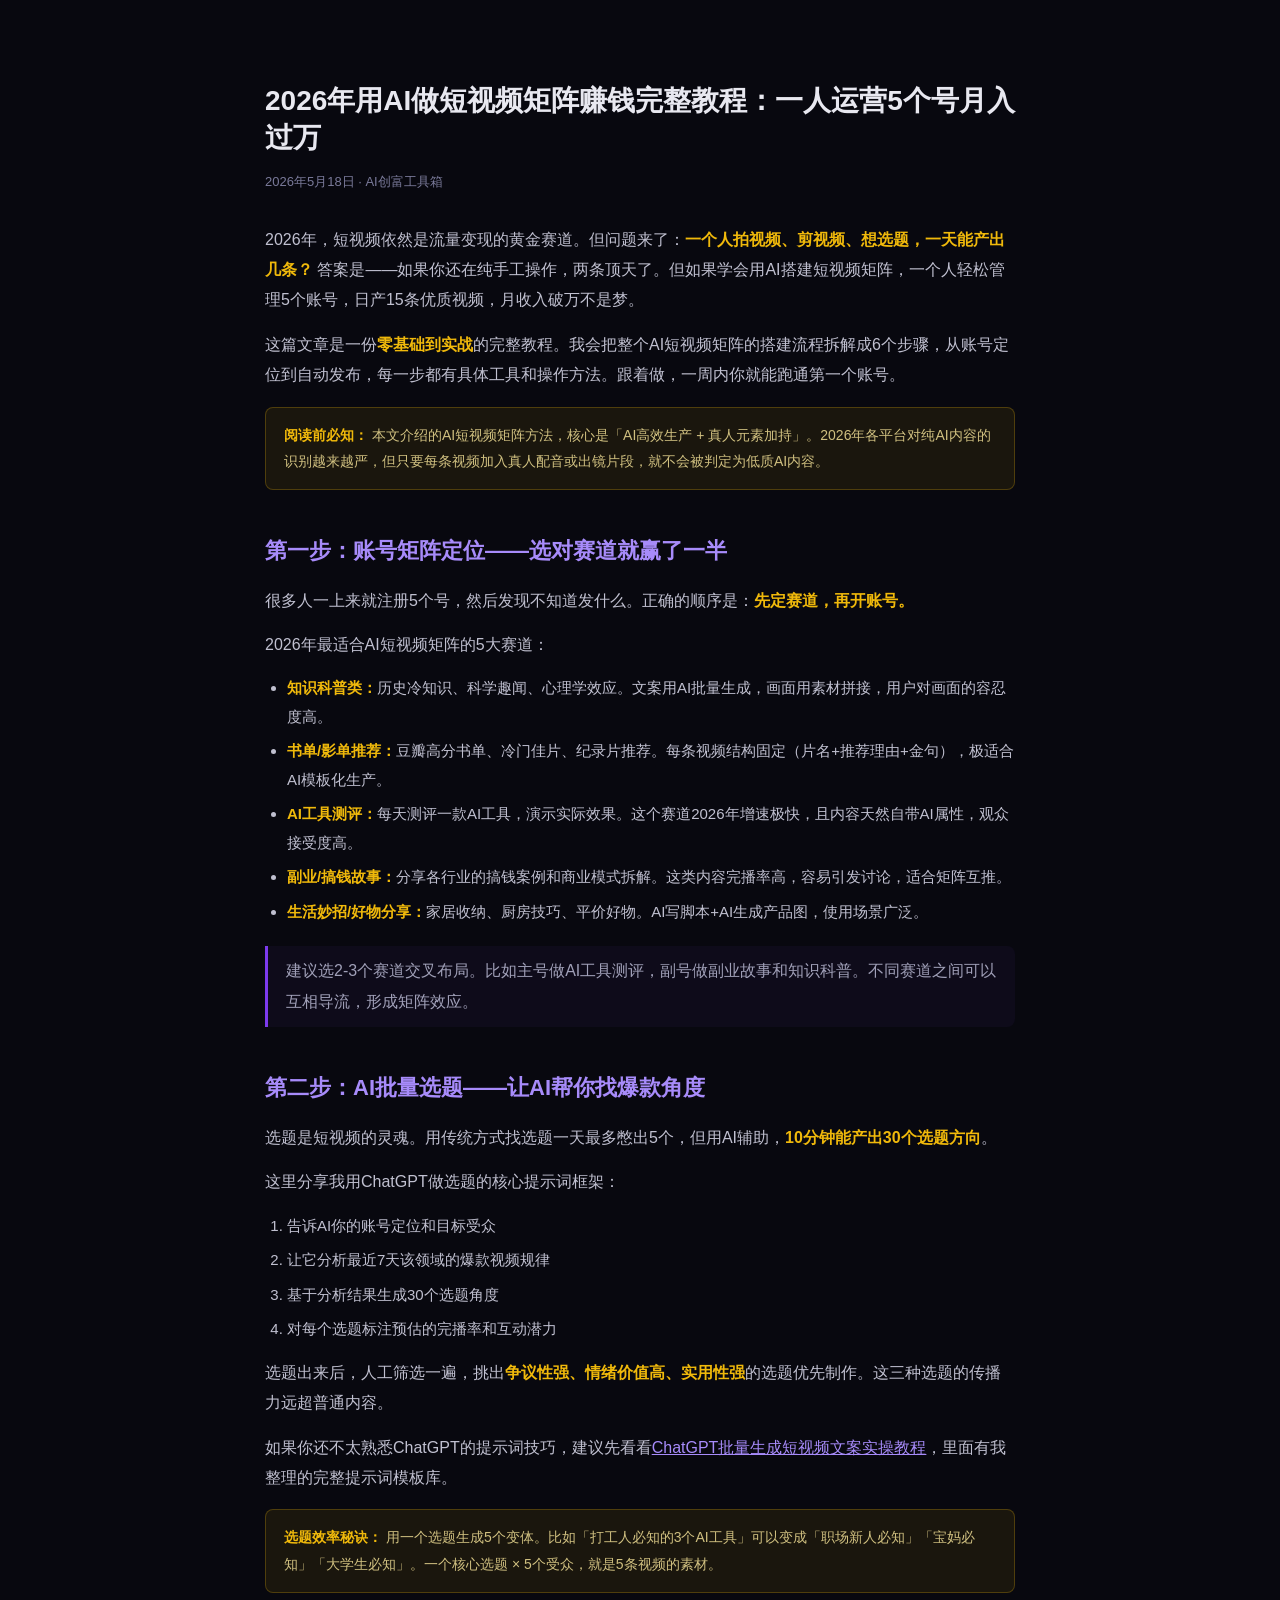
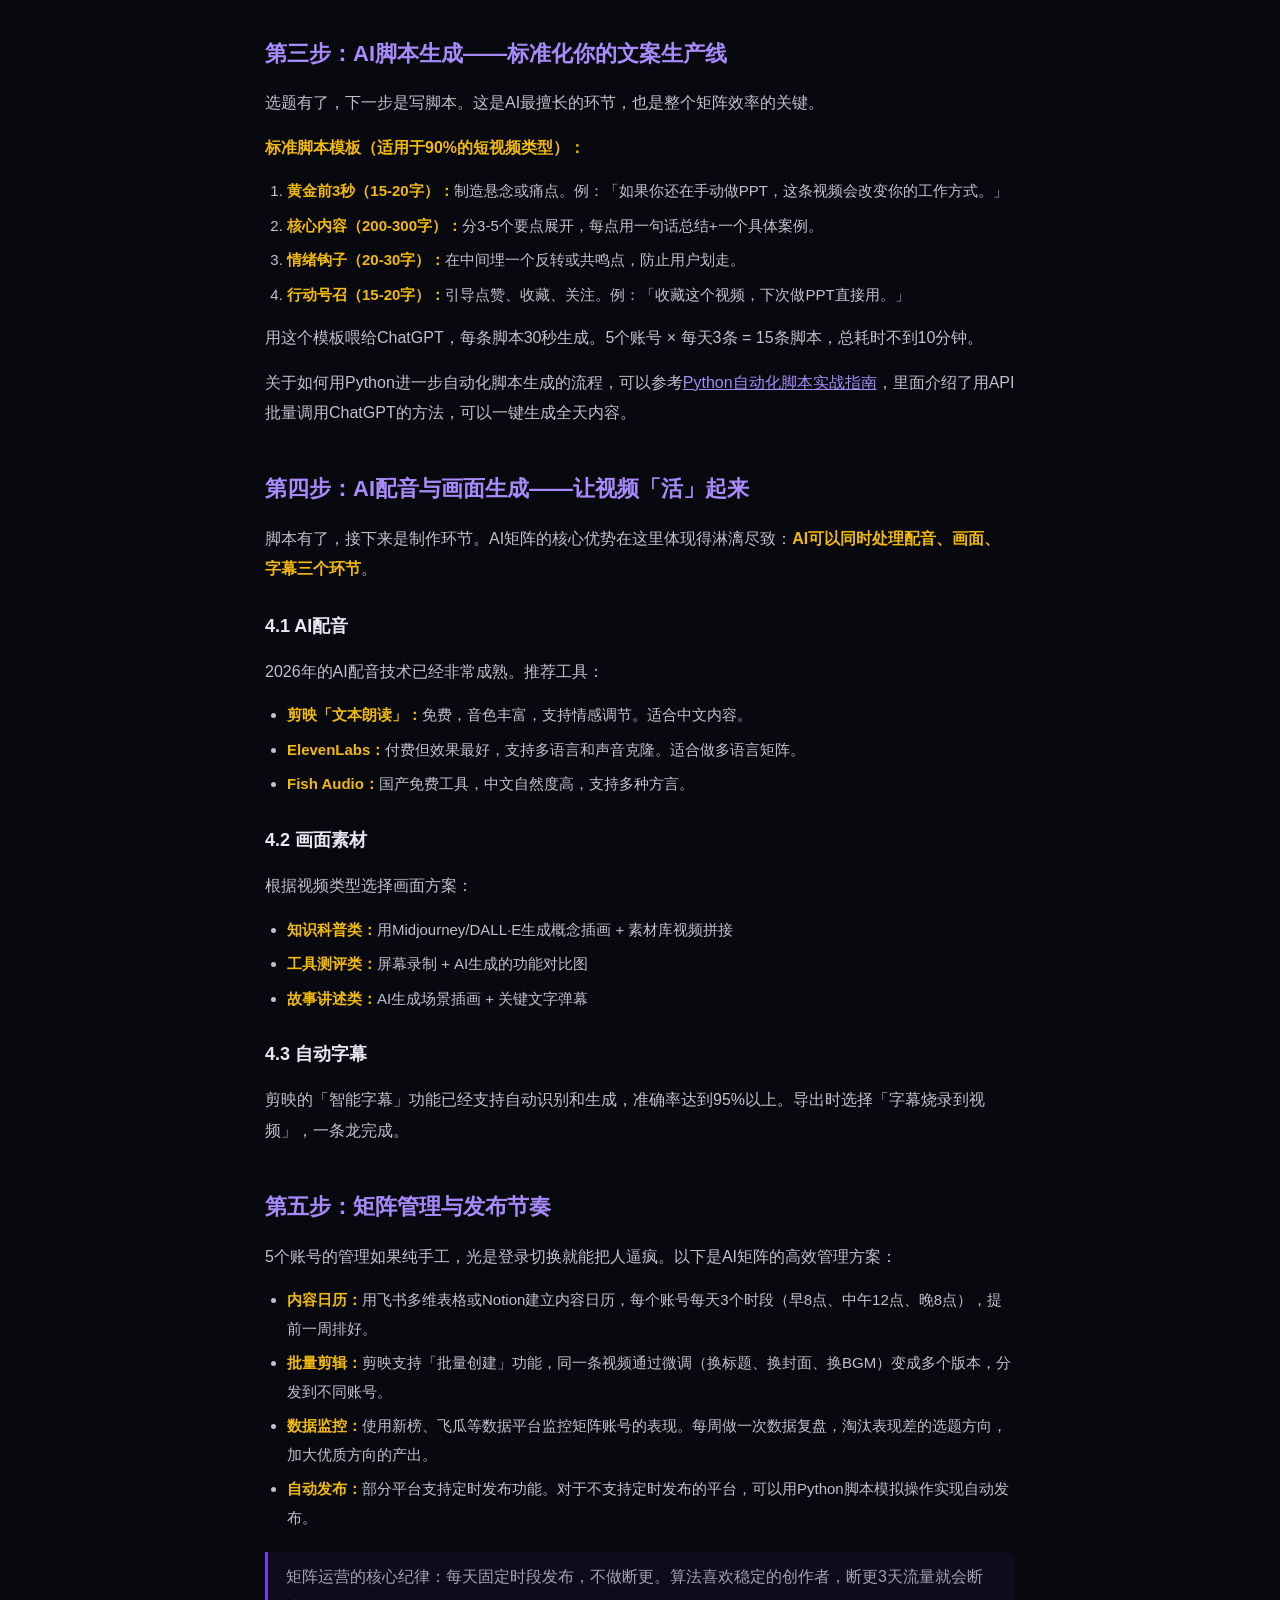
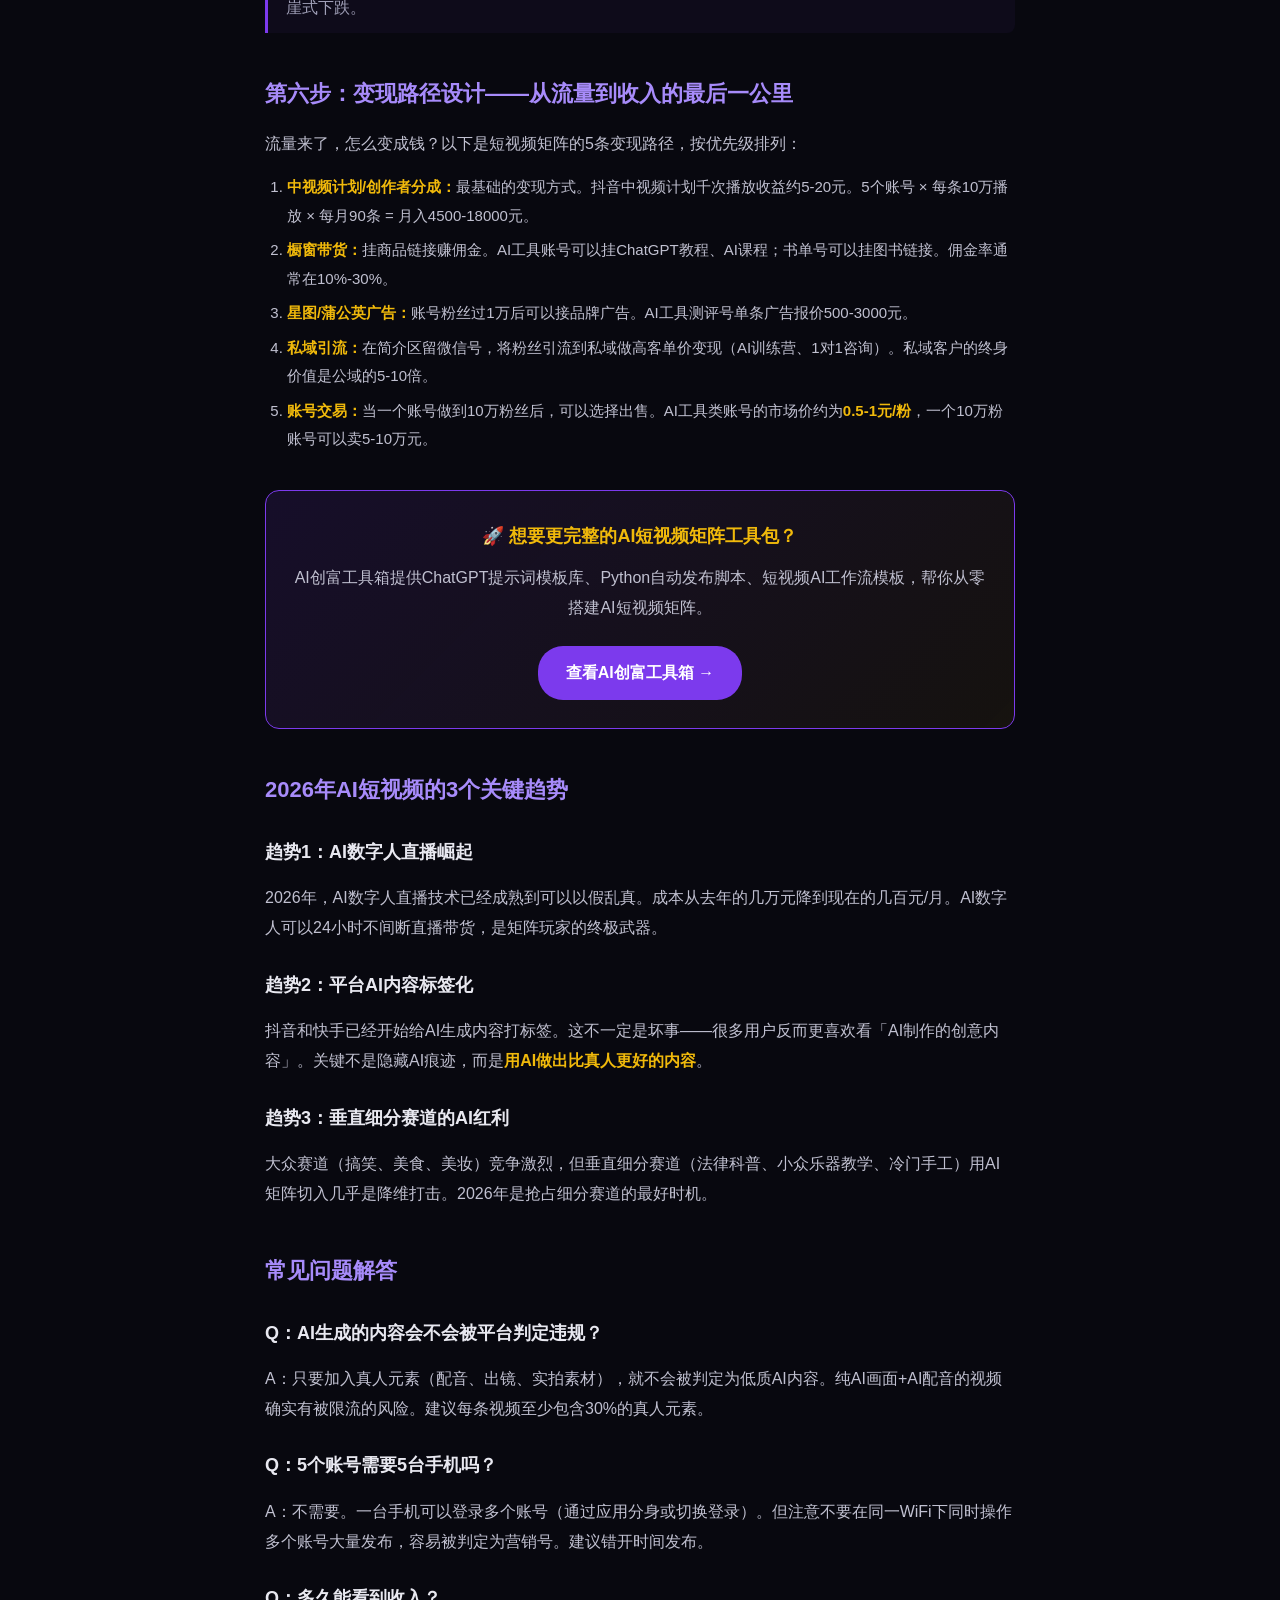
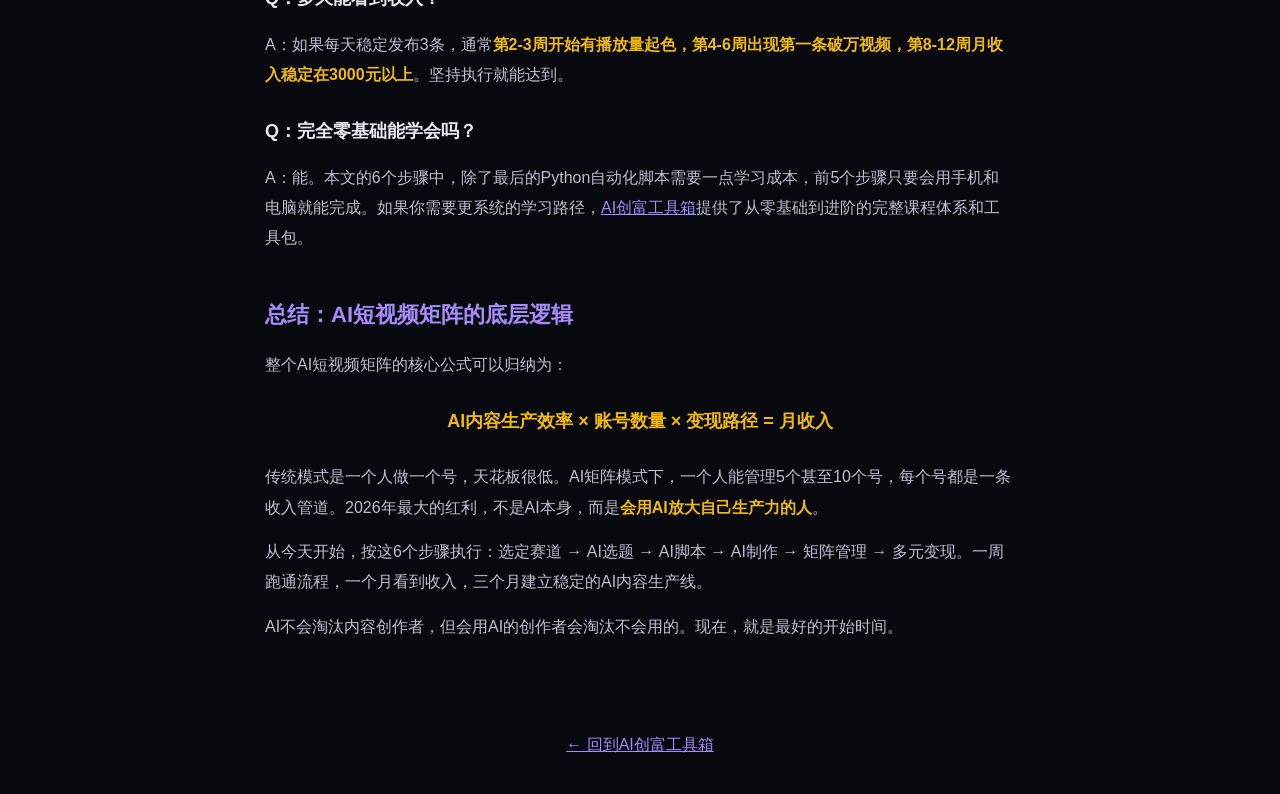
<file: blog/2026-05-18-ai-short-video-matrix-guide.html>
<!DOCTYPE html>
<html lang="zh-CN">
<head>
<meta charset="UTF-8">
<meta name="viewport" content="width=device-width, initial-scale=1.0">
<title>2026年用AI做短视频矩阵赚钱完整教程：一人运营5个号月入过万 - AI创富工具箱</title>
<meta name="description" content="2026年最新AI短视频矩阵运营实战教程。从选题、脚本生成、AI配音到自动剪辑发布，手把手教你一人管理5个账号，月收入稳定破万。附带完整工具链和避坑指南。">
<link rel="canonical" href="https://xwwlkj.xyz/blog/2026-05-18-ai-short-video-matrix-guide.html">
<style>
body{font-family:-apple-system,"PingFang SC","Microsoft YaHei",sans-serif;background:#08080f;color:#e8e8f0;line-height:1.9;margin:0;padding:0}
article{max-width:750px;margin:0 auto;padding:60px 20px 40px}
h1{font-size:28px;font-weight:900;margin-bottom:10px;line-height:1.3}
.date{color:#7a7a9a;font-size:13px;margin-bottom:30px}
h2{font-size:22px;margin:40px 0 14px;color:#a78bfa;font-weight:700}
h3{font-size:18px;margin:24px 0 10px}
p{font-size:16px;color:#c0c0d0;margin:14px 0}
ul,ol{padding-left:22px;color:#c0c0d0;margin:12px 0}
li{margin:6px 0;font-size:15px}
strong{color:#f0b90b}
a{color:#a78bfa}
blockquote{border-left:3px solid #7c3aed;padding:10px 18px;margin:20px 0;background:rgba(124,58,237,.05);border-radius:0 8px 8px 0;color:#a0a0b8}
.cta-box{background:linear-gradient(135deg,rgba(124,58,237,.12),rgba(240,185,11,.06));border:1px solid #7c3aed;border-radius:14px;padding:28px;margin:36px 0;text-align:center}
.cta-box h3{color:#f0b90b;margin-top:0}
.cta-box .btn{display:inline-block;background:#7c3aed;color:#fff;padding:12px 28px;border-radius:25px;text-decoration:none;font-weight:700;margin-top:12px;transition:.2s}
.cta-box .btn:hover{background:#8b5cf6}
.tip{background:rgba(240,185,11,.08);border:1px solid rgba(240,185,11,.25);border-radius:8px;padding:14px 18px;margin:16px 0;font-size:14px;color:#d0c080}
@media(max-width:640px){h1{font-size:22px}article{padding:30px 16px}}
</style>
</head>
<body>
<article>

<h1>2026年用AI做短视频矩阵赚钱完整教程：一人运营5个号月入过万</h1>
<p class="date">2026年5月18日 · AI创富工具箱</p>

<p>2026年，短视频依然是流量变现的黄金赛道。但问题来了：<strong>一个人拍视频、剪视频、想选题，一天能产出几条？</strong> 答案是——如果你还在纯手工操作，两条顶天了。但如果学会用AI搭建短视频矩阵，一个人轻松管理5个账号，日产15条优质视频，月收入破万不是梦。</p>

<p>这篇文章是一份<strong>零基础到实战</strong>的完整教程。我会把整个AI短视频矩阵的搭建流程拆解成6个步骤，从账号定位到自动发布，每一步都有具体工具和操作方法。跟着做，一周内你就能跑通第一个账号。</p>

<div class="tip"><strong>阅读前必知：</strong> 本文介绍的AI短视频矩阵方法，核心是「AI高效生产 + 真人元素加持」。2026年各平台对纯AI内容的识别越来越严，但只要每条视频加入真人配音或出镜片段，就不会被判定为低质AI内容。</div>

<h2>第一步：账号矩阵定位——选对赛道就赢了一半</h2>

<p>很多人一上来就注册5个号，然后发现不知道发什么。正确的顺序是：<strong>先定赛道，再开账号。</strong></p>

<p>2026年最适合AI短视频矩阵的5大赛道：</p>

<ul>
<li><strong>知识科普类：</strong>历史冷知识、科学趣闻、心理学效应。文案用AI批量生成，画面用素材拼接，用户对画面的容忍度高。</li>
<li><strong>书单/影单推荐：</strong>豆瓣高分书单、冷门佳片、纪录片推荐。每条视频结构固定（片名+推荐理由+金句），极适合AI模板化生产。</li>
<li><strong>AI工具测评：</strong>每天测评一款AI工具，演示实际效果。这个赛道2026年增速极快，且内容天然自带AI属性，观众接受度高。</li>
<li><strong>副业/搞钱故事：</strong>分享各行业的搞钱案例和商业模式拆解。这类内容完播率高，容易引发讨论，适合矩阵互推。</li>
<li><strong>生活妙招/好物分享：</strong>家居收纳、厨房技巧、平价好物。AI写脚本+AI生成产品图，使用场景广泛。</li>
</ul>

<blockquote>建议选2-3个赛道交叉布局。比如主号做AI工具测评，副号做副业故事和知识科普。不同赛道之间可以互相导流，形成矩阵效应。</blockquote>

<h2>第二步：AI批量选题——让AI帮你找爆款角度</h2>

<p>选题是短视频的灵魂。用传统方式找选题一天最多憋出5个，但用AI辅助，<strong>10分钟能产出30个选题方向</strong>。</p>

<p>这里分享我用ChatGPT做选题的核心提示词框架：</p>

<ol>
<li>告诉AI你的账号定位和目标受众</li>
<li>让它分析最近7天该领域的爆款视频规律</li>
<li>基于分析结果生成30个选题角度</li>
<li>对每个选题标注预估的完播率和互动潜力</li>
</ol>

<p>选题出来后，人工筛选一遍，挑出<strong>争议性强、情绪价值高、实用性强</strong>的选题优先制作。这三种选题的传播力远超普通内容。</p>

<p>如果你还不太熟悉ChatGPT的提示词技巧，建议先看看<a href="https://xwwlkj.xyz/blog/2026-05-17-chatgpt-video-script-money.html">ChatGPT批量生成短视频文案实操教程</a>，里面有我整理的完整提示词模板库。</p>

<div class="tip"><strong>选题效率秘诀：</strong> 用一个选题生成5个变体。比如「打工人必知的3个AI工具」可以变成「职场新人必知」「宝妈必知」「大学生必知」。一个核心选题 × 5个受众，就是5条视频的素材。</div>

<h2>第三步：AI脚本生成——标准化你的文案生产线</h2>

<p>选题有了，下一步是写脚本。这是AI最擅长的环节，也是整个矩阵效率的关键。</p>

<p><strong>标准脚本模板（适用于90%的短视频类型）：</strong></p>

<ol>
<li><strong>黄金前3秒（15-20字）：</strong>制造悬念或痛点。例：「如果你还在手动做PPT，这条视频会改变你的工作方式。」</li>
<li><strong>核心内容（200-300字）：</strong>分3-5个要点展开，每点用一句话总结+一个具体案例。</li>
<li><strong>情绪钩子（20-30字）：</strong>在中间埋一个反转或共鸣点，防止用户划走。</li>
<li><strong>行动号召（15-20字）：</strong>引导点赞、收藏、关注。例：「收藏这个视频，下次做PPT直接用。」</li>
</ol>

<p>用这个模板喂给ChatGPT，每条脚本30秒生成。5个账号 × 每天3条 = 15条脚本，总耗时不到10分钟。</p>

<p>关于如何用Python进一步自动化脚本生成的流程，可以参考<a href="https://xwwlkj.xyz/blog/2026-05-17-python-automation.html">Python自动化脚本实战指南</a>，里面介绍了用API批量调用ChatGPT的方法，可以一键生成全天内容。</p>

<h2>第四步：AI配音与画面生成——让视频「活」起来</h2>

<p>脚本有了，接下来是制作环节。AI矩阵的核心优势在这里体现得淋漓尽致：<strong>AI可以同时处理配音、画面、字幕三个环节</strong>。</p>

<h3>4.1 AI配音</h3>
<p>2026年的AI配音技术已经非常成熟。推荐工具：</p>
<ul>
<li><strong>剪映「文本朗读」：</strong>免费，音色丰富，支持情感调节。适合中文内容。</li>
<li><strong>ElevenLabs：</strong>付费但效果最好，支持多语言和声音克隆。适合做多语言矩阵。</li>
<li><strong>Fish Audio：</strong>国产免费工具，中文自然度高，支持多种方言。</li>
</ul>

<h3>4.2 画面素材</h3>
<p>根据视频类型选择画面方案：</p>
<ul>
<li><strong>知识科普类：</strong>用Midjourney/DALL·E生成概念插画 + 素材库视频拼接</li>
<li><strong>工具测评类：</strong>屏幕录制 + AI生成的功能对比图</li>
<li><strong>故事讲述类：</strong>AI生成场景插画 + 关键文字弹幕</li>
</ul>

<h3>4.3 自动字幕</h3>
<p>剪映的「智能字幕」功能已经支持自动识别和生成，准确率达到95%以上。导出时选择「字幕烧录到视频」，一条龙完成。</p>

<h2>第五步：矩阵管理与发布节奏</h2>

<p>5个账号的管理如果纯手工，光是登录切换就能把人逼疯。以下是AI矩阵的高效管理方案：</p>

<ul>
<li><strong>内容日历：</strong>用飞书多维表格或Notion建立内容日历，每个账号每天3个时段（早8点、中午12点、晚8点），提前一周排好。</li>
<li><strong>批量剪辑：</strong>剪映支持「批量创建」功能，同一条视频通过微调（换标题、换封面、换BGM）变成多个版本，分发到不同账号。</li>
<li><strong>数据监控：</strong>使用新榜、飞瓜等数据平台监控矩阵账号的表现。每周做一次数据复盘，淘汰表现差的选题方向，加大优质方向的产出。</li>
<li><strong>自动发布：</strong>部分平台支持定时发布功能。对于不支持定时发布的平台，可以用Python脚本模拟操作实现自动发布。</li>
</ul>

<blockquote>矩阵运营的核心纪律：每天固定时段发布，不做断更。算法喜欢稳定的创作者，断更3天流量就会断崖式下跌。</blockquote>

<h2>第六步：变现路径设计——从流量到收入的最后一公里</h2>

<p>流量来了，怎么变成钱？以下是短视频矩阵的5条变现路径，按优先级排列：</p>

<ol>
<li><strong>中视频计划/创作者分成：</strong>最基础的变现方式。抖音中视频计划千次播放收益约5-20元。5个账号 × 每条10万播放 × 每月90条 = 月入4500-18000元。</li>
<li><strong>橱窗带货：</strong>挂商品链接赚佣金。AI工具账号可以挂ChatGPT教程、AI课程；书单号可以挂图书链接。佣金率通常在10%-30%。</li>
<li><strong>星图/蒲公英广告：</strong>账号粉丝过1万后可以接品牌广告。AI工具测评号单条广告报价500-3000元。</li>
<li><strong>私域引流：</strong>在简介区留微信号，将粉丝引流到私域做高客单价变现（AI训练营、1对1咨询）。私域客户的终身价值是公域的5-10倍。</li>
<li><strong>账号交易：</strong>当一个账号做到10万粉丝后，可以选择出售。AI工具类账号的市场价约为<strong>0.5-1元/粉</strong>，一个10万粉账号可以卖5-10万元。</li>
</ol>

<div class="cta-box">
<h3>🚀 想要更完整的AI短视频矩阵工具包？</h3>
<p style="color:#c0c0d0;margin:10px 0">AI创富工具箱提供ChatGPT提示词模板库、Python自动发布脚本、短视频AI工作流模板，帮你从零搭建AI短视频矩阵。</p>
<a href="https://xwwlkj.xyz" class="btn">查看AI创富工具箱 →</a>
</div>

<h2>2026年AI短视频的3个关键趋势</h2>

<h3>趋势1：AI数字人直播崛起</h3>
<p>2026年，AI数字人直播技术已经成熟到可以以假乱真。成本从去年的几万元降到现在的几百元/月。AI数字人可以24小时不间断直播带货，是矩阵玩家的终极武器。</p>

<h3>趋势2：平台AI内容标签化</h3>
<p>抖音和快手已经开始给AI生成内容打标签。这不一定是坏事——很多用户反而更喜欢看「AI制作的创意内容」。关键不是隐藏AI痕迹，而是<strong>用AI做出比真人更好的内容</strong>。</p>

<h3>趋势3：垂直细分赛道的AI红利</h3>
<p>大众赛道（搞笑、美食、美妆）竞争激烈，但垂直细分赛道（法律科普、小众乐器教学、冷门手工）用AI矩阵切入几乎是降维打击。2026年是抢占细分赛道的最好时机。</p>

<h2>常见问题解答</h2>

<h3>Q：AI生成的内容会不会被平台判定违规？</h3>
<p>A：只要加入真人元素（配音、出镜、实拍素材），就不会被判定为低质AI内容。纯AI画面+AI配音的视频确实有被限流的风险。建议每条视频至少包含30%的真人元素。</p>

<h3>Q：5个账号需要5台手机吗？</h3>
<p>A：不需要。一台手机可以登录多个账号（通过应用分身或切换登录）。但注意不要在同一WiFi下同时操作多个账号大量发布，容易被判定为营销号。建议错开时间发布。</p>

<h3>Q：多久能看到收入？</h3>
<p>A：如果每天稳定发布3条，通常<strong>第2-3周开始有播放量起色，第4-6周出现第一条破万视频，第8-12周月收入稳定在3000元以上</strong>。坚持执行就能达到。</p>

<h3>Q：完全零基础能学会吗？</h3>
<p>A：能。本文的6个步骤中，除了最后的Python自动化脚本需要一点学习成本，前5个步骤只要会用手机和电脑就能完成。如果你需要更系统的学习路径，<a href="https://xwwlkj.xyz">AI创富工具箱</a>提供了从零基础到进阶的完整课程体系和工具包。</p>

<h2>总结：AI短视频矩阵的底层逻辑</h2>

<p>整个AI短视频矩阵的核心公式可以归纳为：</p>

<p style="text-align:center;font-size:18px;color:#f0b90b;margin:24px 0"><strong>AI内容生产效率 × 账号数量 × 变现路径 = 月收入</strong></p>

<p>传统模式是一个人做一个号，天花板很低。AI矩阵模式下，一个人能管理5个甚至10个号，每个号都是一条收入管道。2026年最大的红利，不是AI本身，而是<strong>会用AI放大自己生产力的人</strong>。</p>

<p>从今天开始，按这6个步骤执行：选定赛道 → AI选题 → AI脚本 → AI制作 → 矩阵管理 → 多元变现。一周跑通流程，一个月看到收入，三个月建立稳定的AI内容生产线。</p>

<p>AI不会淘汰内容创作者，但会用AI的创作者会淘汰不会用的。现在，就是最好的开始时间。</p>

</article>
<p style="text-align:center;padding:20px"><a href="https://xwwlkj.xyz">← 回到AI创富工具箱</a></p>
</body>
</html>
</file>
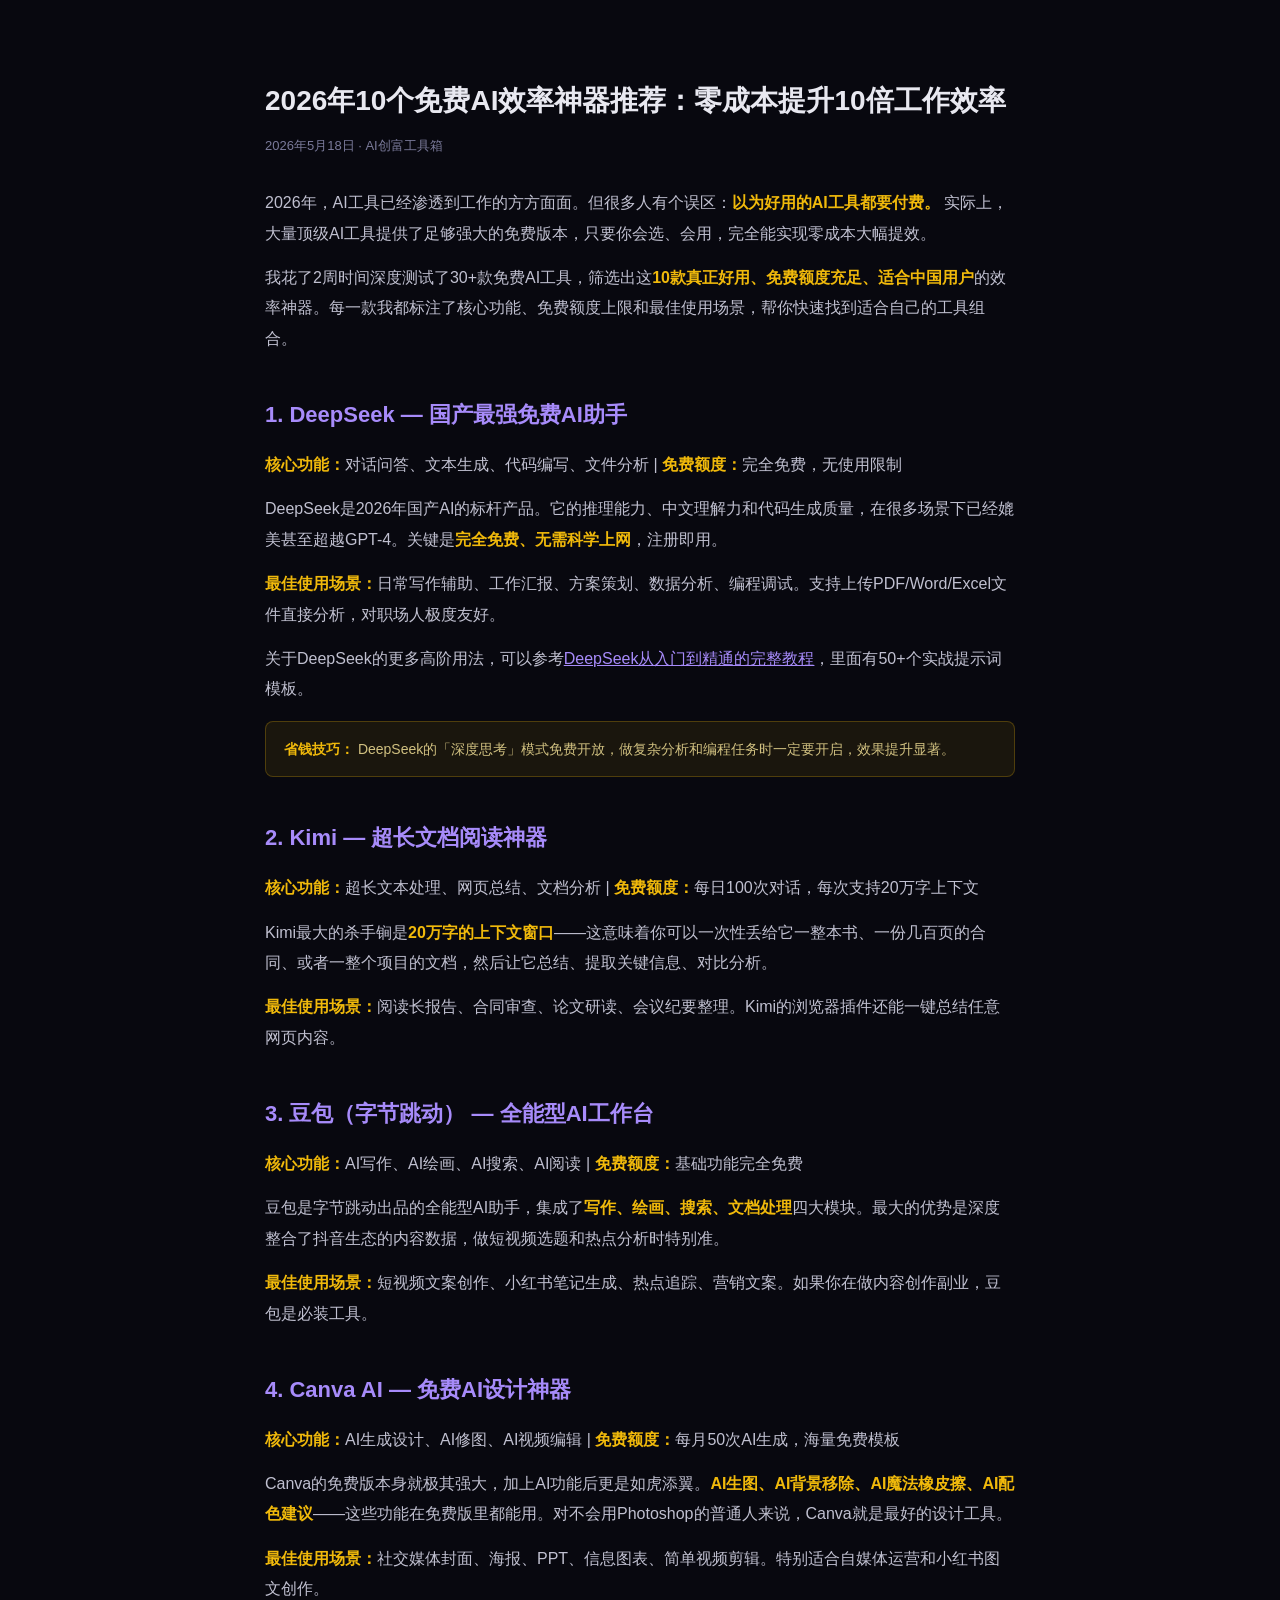
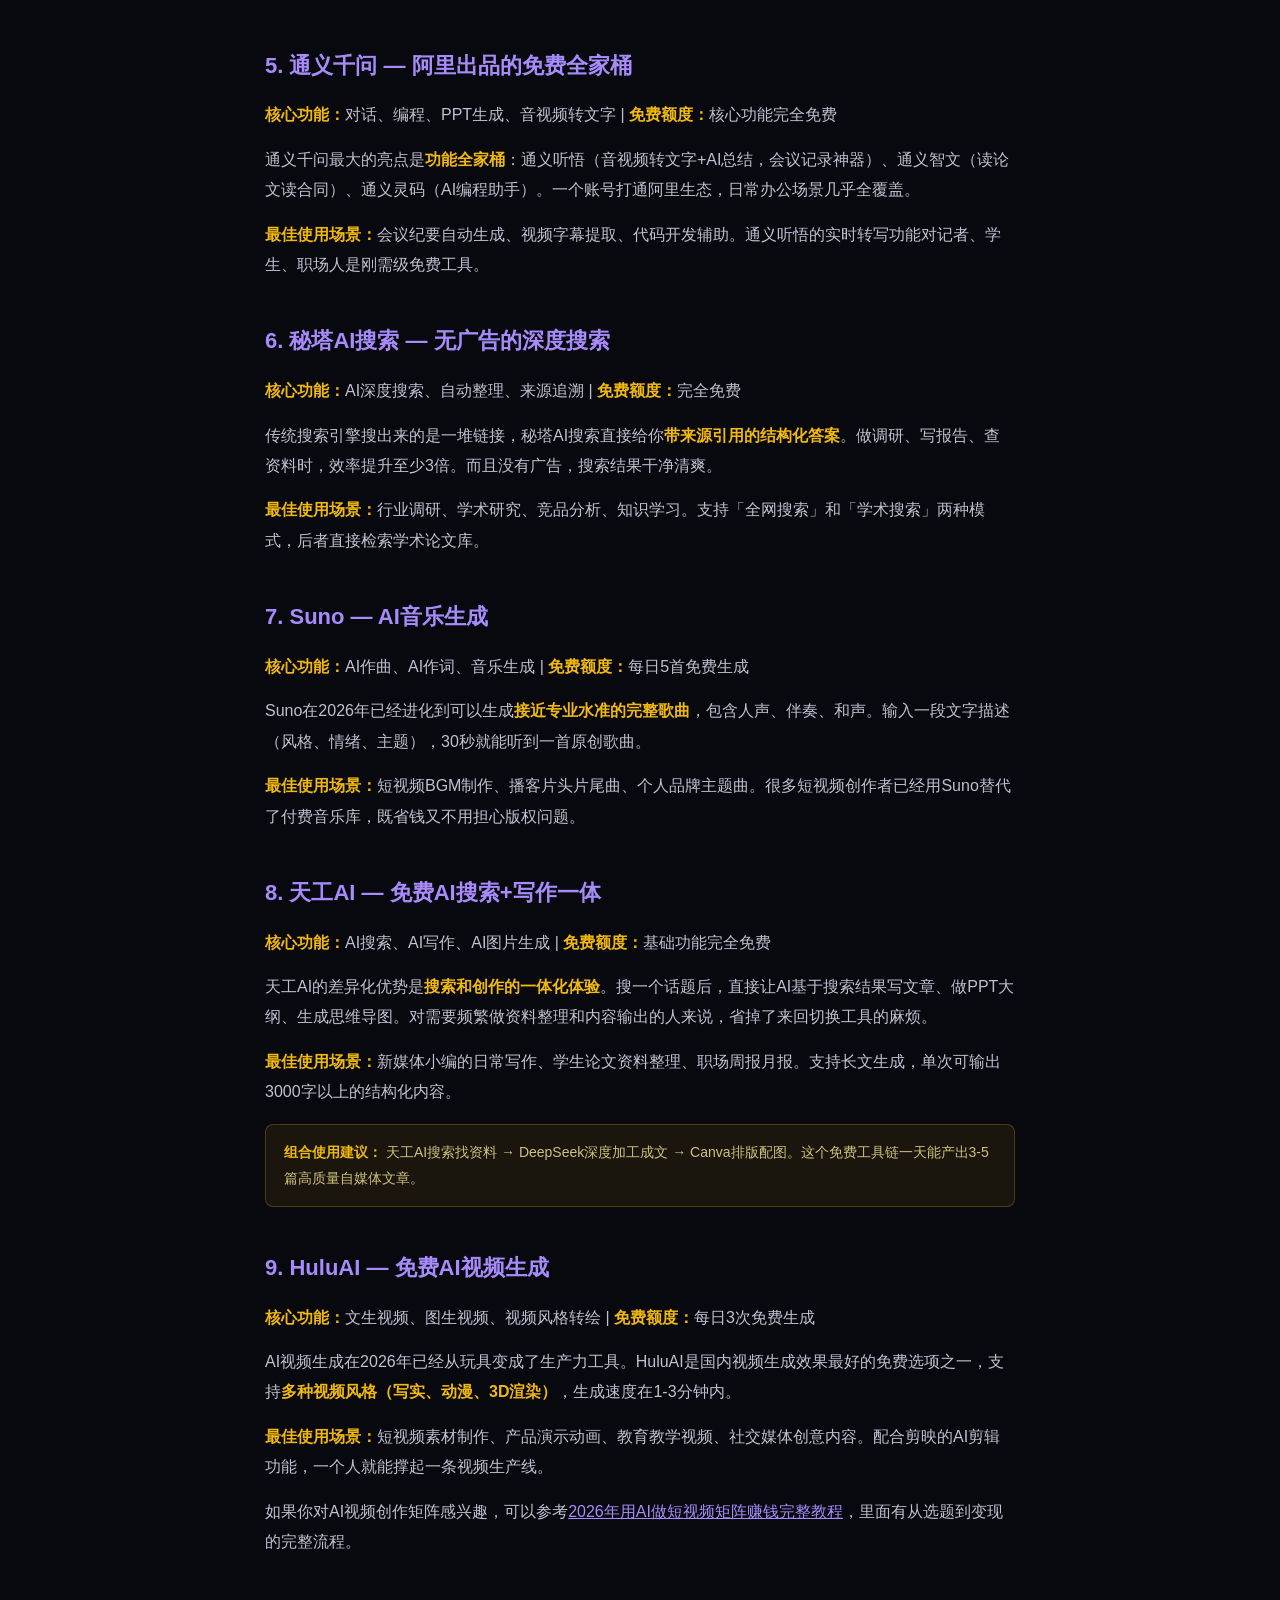
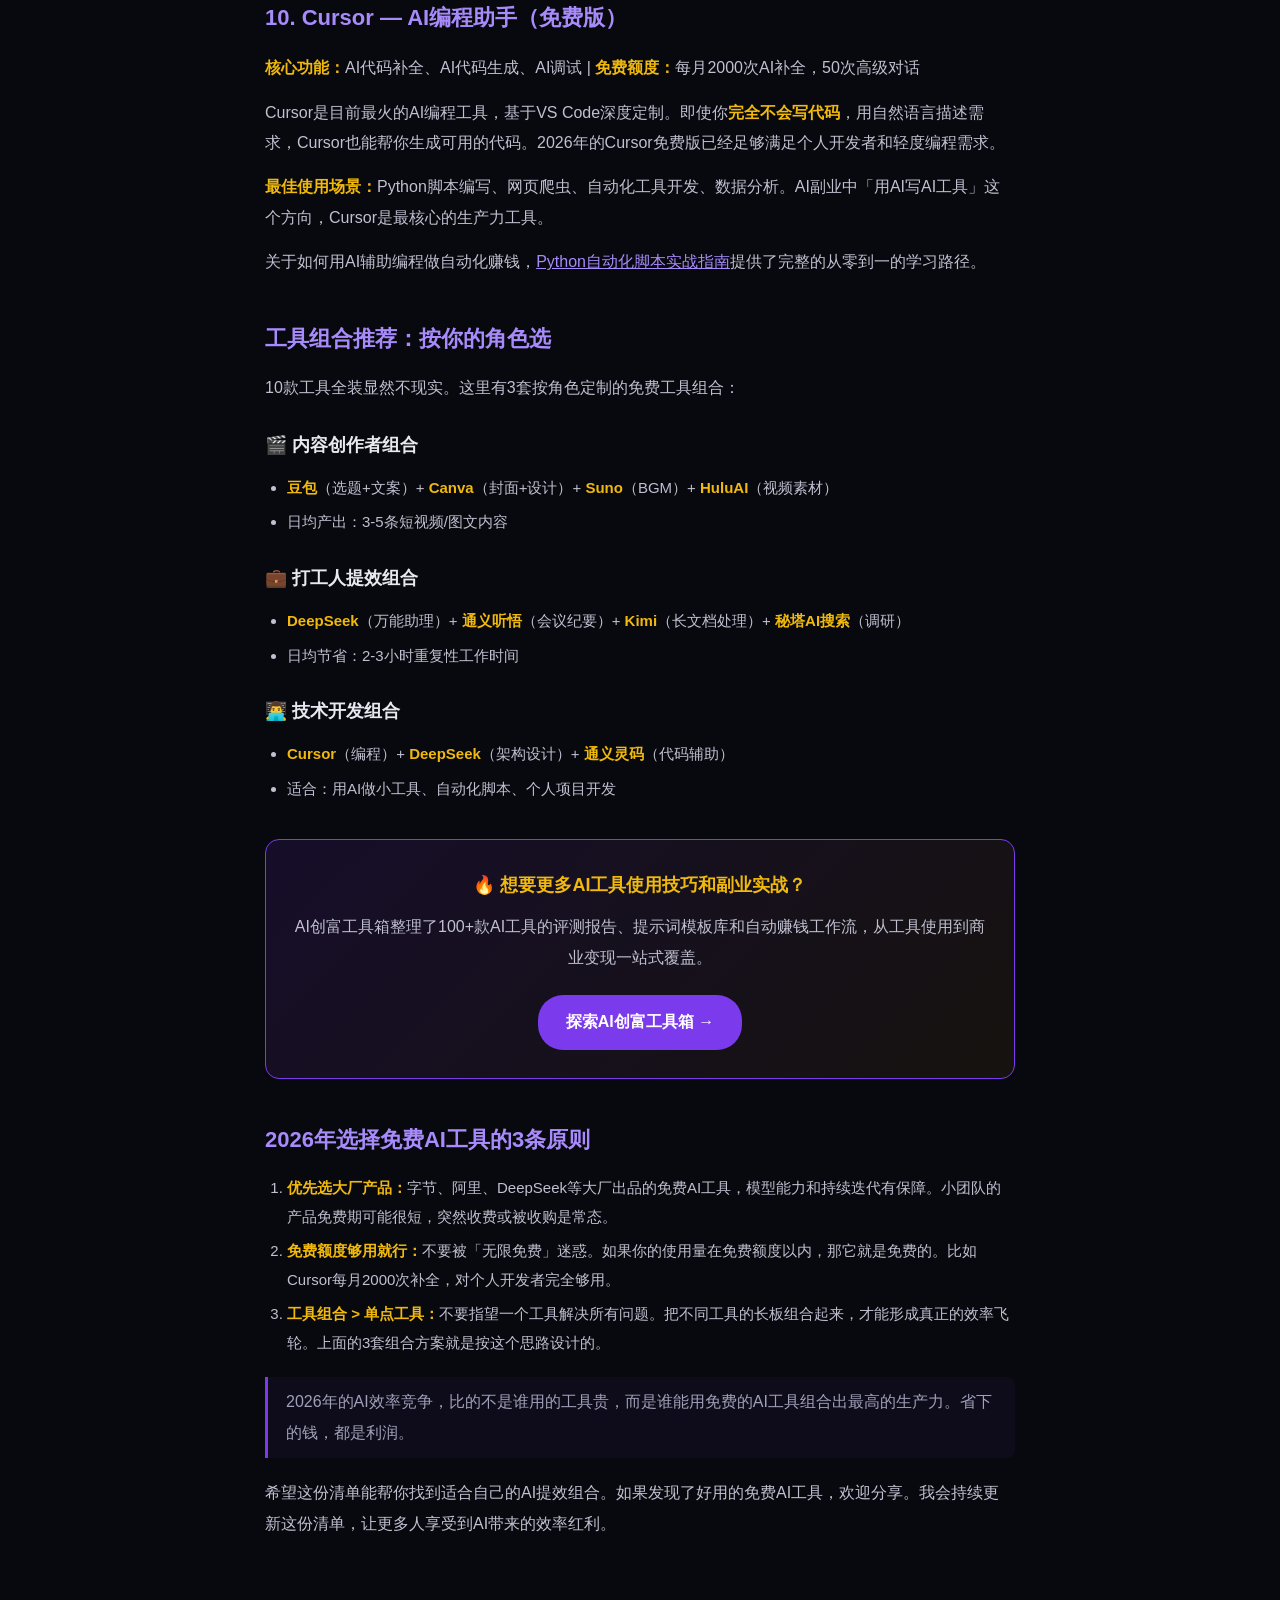
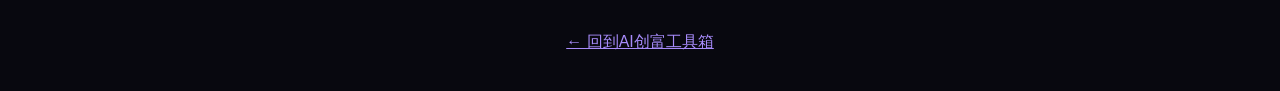
<file: blog/2026-05-18-free-ai-productivity-tools-2026.html>
<!DOCTYPE html>
<html lang="zh-CN">
<head>
<meta charset="UTF-8">
<meta name="viewport" content="width=device-width, initial-scale=1.0">
<title>2026年10个免费AI效率神器推荐：零成本提升10倍工作效率 - AI创富工具箱</title>
<meta name="description" content="精选10款2026年完全免费的AI效率工具，覆盖写作、设计、编程、数据分析、视频制作等场景。每一款都经过实测验证，零成本大幅提升工作效率，打工人和学生党必备。">
<link rel="canonical" href="https://xwwlkj.xyz/blog/2026-05-18-free-ai-productivity-tools-2026.html">
<style>
body{font-family:-apple-system,"PingFang SC","Microsoft YaHei",sans-serif;background:#08080f;color:#e8e8f0;line-height:1.9;margin:0;padding:0}
article{max-width:750px;margin:0 auto;padding:60px 20px 40px}
h1{font-size:28px;font-weight:900;margin-bottom:10px;line-height:1.3}
.date{color:#7a7a9a;font-size:13px;margin-bottom:30px}
h2{font-size:22px;margin:40px 0 14px;color:#a78bfa;font-weight:700}
h3{font-size:18px;margin:24px 0 10px}
p{font-size:16px;color:#c0c0d0;margin:14px 0}
ul,ol{padding-left:22px;color:#c0c0d0;margin:12px 0}
li{margin:6px 0;font-size:15px}
strong{color:#f0b90b}
a{color:#a78bfa}
blockquote{border-left:3px solid #7c3aed;padding:10px 18px;margin:20px 0;background:rgba(124,58,237,.05);border-radius:0 8px 8px 0;color:#a0a0b8}
.cta-box{background:linear-gradient(135deg,rgba(124,58,237,.12),rgba(240,185,11,.06));border:1px solid #7c3aed;border-radius:14px;padding:28px;margin:36px 0;text-align:center}
.cta-box h3{color:#f0b90b;margin-top:0}
.cta-box .btn{display:inline-block;background:#7c3aed;color:#fff;padding:12px 28px;border-radius:25px;text-decoration:none;font-weight:700;margin-top:12px;transition:.2s}
.cta-box .btn:hover{background:#8b5cf6}
.tip{background:rgba(240,185,11,.08);border:1px solid rgba(240,185,11,.25);border-radius:8px;padding:14px 18px;margin:16px 0;font-size:14px;color:#d0c080}
@media(max-width:640px){h1{font-size:22px}article{padding:30px 16px}}
</style>
</head>
<body>
<article>

<h1>2026年10个免费AI效率神器推荐：零成本提升10倍工作效率</h1>
<p class="date">2026年5月18日 · AI创富工具箱</p>

<p>2026年，AI工具已经渗透到工作的方方面面。但很多人有个误区：<strong>以为好用的AI工具都要付费。</strong> 实际上，大量顶级AI工具提供了足够强大的免费版本，只要你会选、会用，完全能实现零成本大幅提效。</p>

<p>我花了2周时间深度测试了30+款免费AI工具，筛选出这<strong>10款真正好用、免费额度充足、适合中国用户</strong>的效率神器。每一款我都标注了核心功能、免费额度上限和最佳使用场景，帮你快速找到适合自己的工具组合。</p>

<h2>1. DeepSeek — 国产最强免费AI助手</h2>
<p><strong>核心功能：</strong>对话问答、文本生成、代码编写、文件分析 | <strong>免费额度：</strong>完全免费，无使用限制</p>

<p>DeepSeek是2026年国产AI的标杆产品。它的推理能力、中文理解力和代码生成质量，在很多场景下已经媲美甚至超越GPT-4。关键是<strong>完全免费、无需科学上网</strong>，注册即用。</p>

<p><strong>最佳使用场景：</strong>日常写作辅助、工作汇报、方案策划、数据分析、编程调试。支持上传PDF/Word/Excel文件直接分析，对职场人极度友好。</p>

<p>关于DeepSeek的更多高阶用法，可以参考<a href="https://xwwlkj.xyz/blog/2026-05-17-deepseek-tutorial.html">DeepSeek从入门到精通的完整教程</a>，里面有50+个实战提示词模板。</p>

<div class="tip"><strong>省钱技巧：</strong> DeepSeek的「深度思考」模式免费开放，做复杂分析和编程任务时一定要开启，效果提升显著。</div>

<h2>2. Kimi — 超长文档阅读神器</h2>
<p><strong>核心功能：</strong>超长文本处理、网页总结、文档分析 | <strong>免费额度：</strong>每日100次对话，每次支持20万字上下文</p>

<p>Kimi最大的杀手锏是<strong>20万字的上下文窗口</strong>——这意味着你可以一次性丢给它一整本书、一份几百页的合同、或者一整个项目的文档，然后让它总结、提取关键信息、对比分析。</p>

<p><strong>最佳使用场景：</strong>阅读长报告、合同审查、论文研读、会议纪要整理。Kimi的浏览器插件还能一键总结任意网页内容。</p>

<h2>3. 豆包（字节跳动） — 全能型AI工作台</h2>
<p><strong>核心功能：</strong>AI写作、AI绘画、AI搜索、AI阅读 | <strong>免费额度：</strong>基础功能完全免费</p>

<p>豆包是字节跳动出品的全能型AI助手，集成了<strong>写作、绘画、搜索、文档处理</strong>四大模块。最大的优势是深度整合了抖音生态的内容数据，做短视频选题和热点分析时特别准。</p>

<p><strong>最佳使用场景：</strong>短视频文案创作、小红书笔记生成、热点追踪、营销文案。如果你在做内容创作副业，豆包是必装工具。</p>

<h2>4. Canva AI — 免费AI设计神器</h2>
<p><strong>核心功能：</strong>AI生成设计、AI修图、AI视频编辑 | <strong>免费额度：</strong>每月50次AI生成，海量免费模板</p>

<p>Canva的免费版本身就极其强大，加上AI功能后更是如虎添翼。<strong>AI生图、AI背景移除、AI魔法橡皮擦、AI配色建议</strong>——这些功能在免费版里都能用。对不会用Photoshop的普通人来说，Canva就是最好的设计工具。</p>

<p><strong>最佳使用场景：</strong>社交媒体封面、海报、PPT、信息图表、简单视频剪辑。特别适合自媒体运营和小红书图文创作。</p>

<h2>5. 通义千问 — 阿里出品的免费全家桶</h2>
<p><strong>核心功能：</strong>对话、编程、PPT生成、音视频转文字 | <strong>免费额度：</strong>核心功能完全免费</p>

<p>通义千问最大的亮点是<strong>功能全家桶</strong>：通义听悟（音视频转文字+AI总结，会议记录神器）、通义智文（读论文读合同）、通义灵码（AI编程助手）。一个账号打通阿里生态，日常办公场景几乎全覆盖。</p>

<p><strong>最佳使用场景：</strong>会议纪要自动生成、视频字幕提取、代码开发辅助。通义听悟的实时转写功能对记者、学生、职场人是刚需级免费工具。</p>

<h2>6. 秘塔AI搜索 — 无广告的深度搜索</h2>
<p><strong>核心功能：</strong>AI深度搜索、自动整理、来源追溯 | <strong>免费额度：</strong>完全免费</p>

<p>传统搜索引擎搜出来的是一堆链接，秘塔AI搜索直接给你<strong>带来源引用的结构化答案</strong>。做调研、写报告、查资料时，效率提升至少3倍。而且没有广告，搜索结果干净清爽。</p>

<p><strong>最佳使用场景：</strong>行业调研、学术研究、竞品分析、知识学习。支持「全网搜索」和「学术搜索」两种模式，后者直接检索学术论文库。</p>

<h2>7. Suno — AI音乐生成</h2>
<p><strong>核心功能：</strong>AI作曲、AI作词、音乐生成 | <strong>免费额度：</strong>每日5首免费生成</p>

<p>Suno在2026年已经进化到可以生成<strong>接近专业水准的完整歌曲</strong>，包含人声、伴奏、和声。输入一段文字描述（风格、情绪、主题），30秒就能听到一首原创歌曲。</p>

<p><strong>最佳使用场景：</strong>短视频BGM制作、播客片头片尾曲、个人品牌主题曲。很多短视频创作者已经用Suno替代了付费音乐库，既省钱又不用担心版权问题。</p>

<h2>8. 天工AI — 免费AI搜索+写作一体</h2>
<p><strong>核心功能：</strong>AI搜索、AI写作、AI图片生成 | <strong>免费额度：</strong>基础功能完全免费</p>

<p>天工AI的差异化优势是<strong>搜索和创作的一体化体验</strong>。搜一个话题后，直接让AI基于搜索结果写文章、做PPT大纲、生成思维导图。对需要频繁做资料整理和内容输出的人来说，省掉了来回切换工具的麻烦。</p>

<p><strong>最佳使用场景：</strong>新媒体小编的日常写作、学生论文资料整理、职场周报月报。支持长文生成，单次可输出3000字以上的结构化内容。</p>

<div class="tip"><strong>组合使用建议：</strong> 天工AI搜索找资料 → DeepSeek深度加工成文 → Canva排版配图。这个免费工具链一天能产出3-5篇高质量自媒体文章。</div>

<h2>9. HuluAI — 免费AI视频生成</h2>
<p><strong>核心功能：</strong>文生视频、图生视频、视频风格转绘 | <strong>免费额度：</strong>每日3次免费生成</p>

<p>AI视频生成在2026年已经从玩具变成了生产力工具。HuluAI是国内视频生成效果最好的免费选项之一，支持<strong>多种视频风格（写实、动漫、3D渲染）</strong>，生成速度在1-3分钟内。</p>

<p><strong>最佳使用场景：</strong>短视频素材制作、产品演示动画、教育教学视频、社交媒体创意内容。配合剪映的AI剪辑功能，一个人就能撑起一条视频生产线。</p>

<p>如果你对AI视频创作矩阵感兴趣，可以参考<a href="https://xwwlkj.xyz/blog/2026-05-18-ai-short-video-matrix-guide.html">2026年用AI做短视频矩阵赚钱完整教程</a>，里面有从选题到变现的完整流程。</p>

<h2>10. Cursor — AI编程助手（免费版）</h2>
<p><strong>核心功能：</strong>AI代码补全、AI代码生成、AI调试 | <strong>免费额度：</strong>每月2000次AI补全，50次高级对话</p>

<p>Cursor是目前最火的AI编程工具，基于VS Code深度定制。即使你<strong>完全不会写代码</strong>，用自然语言描述需求，Cursor也能帮你生成可用的代码。2026年的Cursor免费版已经足够满足个人开发者和轻度编程需求。</p>

<p><strong>最佳使用场景：</strong>Python脚本编写、网页爬虫、自动化工具开发、数据分析。AI副业中「用AI写AI工具」这个方向，Cursor是最核心的生产力工具。</p>

<p>关于如何用AI辅助编程做自动化赚钱，<a href="https://xwwlkj.xyz/blog/2026-05-17-python-automation.html">Python自动化脚本实战指南</a>提供了完整的从零到一的学习路径。</p>

<h2>工具组合推荐：按你的角色选</h2>

<p>10款工具全装显然不现实。这里有3套按角色定制的免费工具组合：</p>

<h3>🎬 内容创作者组合</h3>
<ul>
<li><strong>豆包</strong>（选题+文案）+ <strong>Canva</strong>（封面+设计）+ <strong>Suno</strong>（BGM）+ <strong>HuluAI</strong>（视频素材）</li>
<li>日均产出：3-5条短视频/图文内容</li>
</ul>

<h3>💼 打工人提效组合</h3>
<ul>
<li><strong>DeepSeek</strong>（万能助理）+ <strong>通义听悟</strong>（会议纪要）+ <strong>Kimi</strong>（长文档处理）+ <strong>秘塔AI搜索</strong>（调研）</li>
<li>日均节省：2-3小时重复性工作时间</li>
</ul>

<h3>👨‍💻 技术开发组合</h3>
<ul>
<li><strong>Cursor</strong>（编程）+ <strong>DeepSeek</strong>（架构设计）+ <strong>通义灵码</strong>（代码辅助）</li>
<li>适合：用AI做小工具、自动化脚本、个人项目开发</li>
</ul>

<div class="cta-box">
<h3>🔥 想要更多AI工具使用技巧和副业实战？</h3>
<p style="color:#c0c0d0;margin:10px 0">AI创富工具箱整理了100+款AI工具的评测报告、提示词模板库和自动赚钱工作流，从工具使用到商业变现一站式覆盖。</p>
<a href="https://xwwlkj.xyz" class="btn">探索AI创富工具箱 →</a>
</div>

<h2>2026年选择免费AI工具的3条原则</h2>

<ol>
<li><strong>优先选大厂产品：</strong>字节、阿里、DeepSeek等大厂出品的免费AI工具，模型能力和持续迭代有保障。小团队的产品免费期可能很短，突然收费或被收购是常态。</li>
<li><strong>免费额度够用就行：</strong>不要被「无限免费」迷惑。如果你的使用量在免费额度以内，那它就是免费的。比如Cursor每月2000次补全，对个人开发者完全够用。</li>
<li><strong>工具组合 > 单点工具：</strong>不要指望一个工具解决所有问题。把不同工具的长板组合起来，才能形成真正的效率飞轮。上面的3套组合方案就是按这个思路设计的。</li>
</ol>

<blockquote>2026年的AI效率竞争，比的不是谁用的工具贵，而是谁能用免费的AI工具组合出最高的生产力。省下的钱，都是利润。</blockquote>

<p>希望这份清单能帮你找到适合自己的AI提效组合。如果发现了好用的免费AI工具，欢迎分享。我会持续更新这份清单，让更多人享受到AI带来的效率红利。</p>

</article>
<p style="text-align:center;padding:20px"><a href="https://xwwlkj.xyz">← 回到AI创富工具箱</a></p>
</body>
</html>
</file>
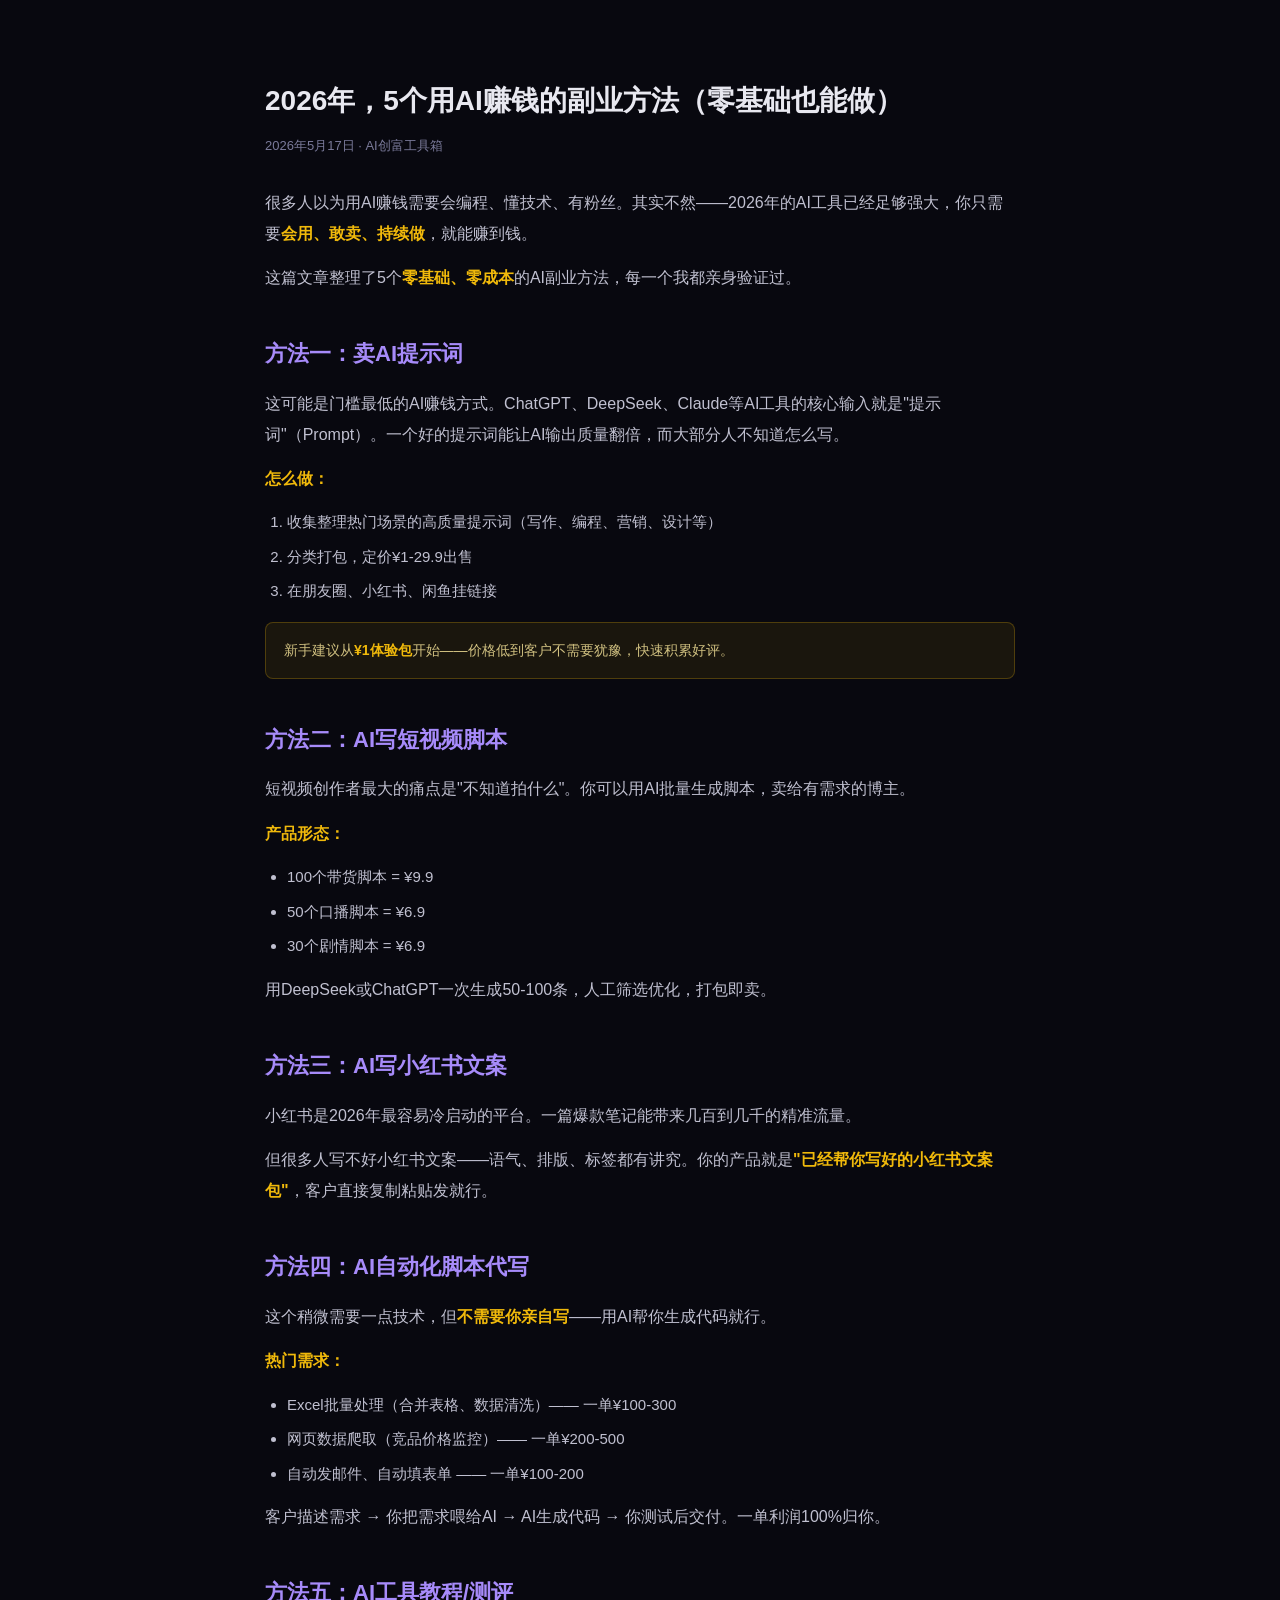
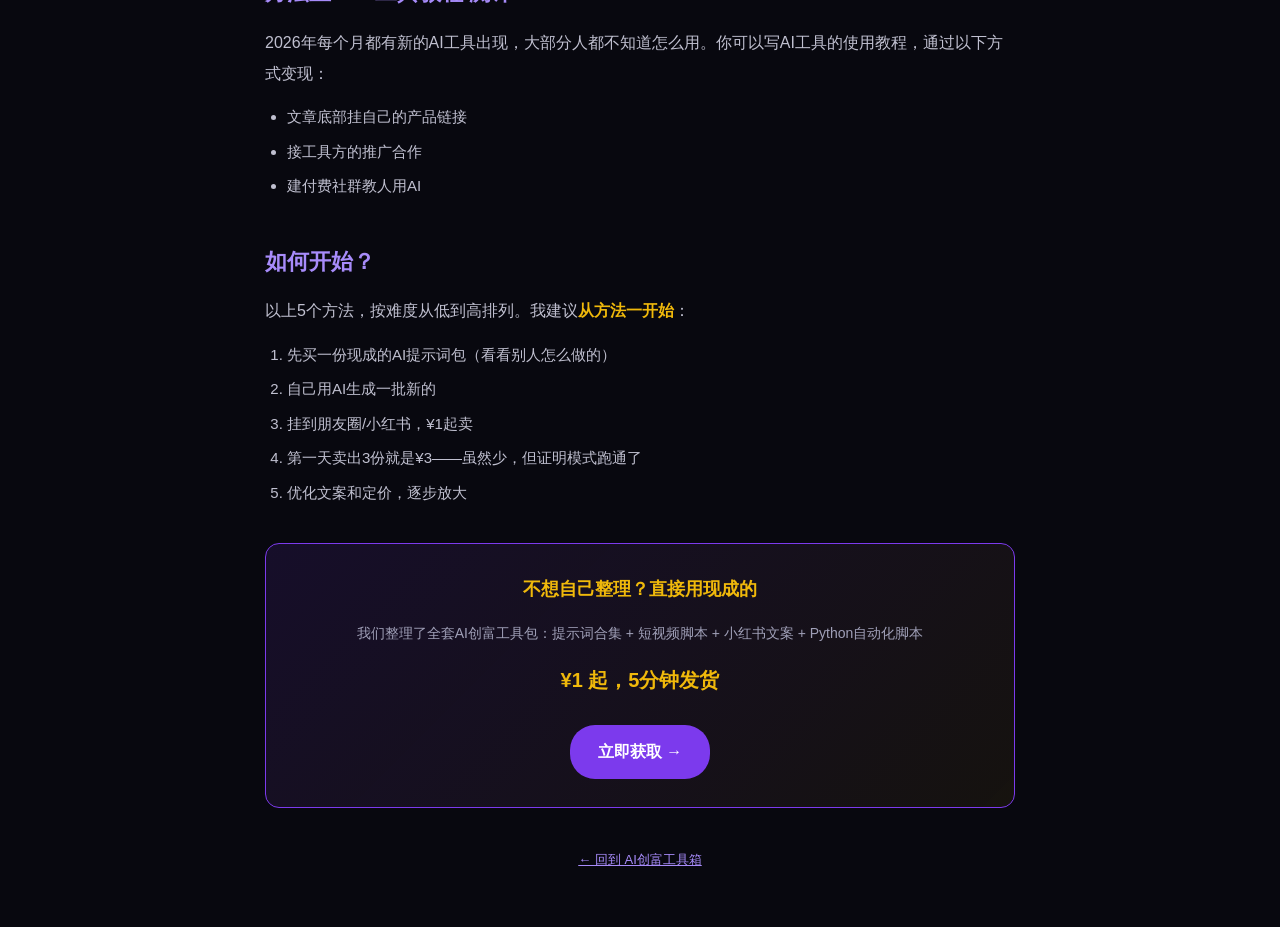
<file: blog/2026-ai-side-hustle.html>
<!DOCTYPE html>
<html lang="zh-CN">
<head>
<meta charset="UTF-8">
<meta name="viewport" content="width=device-width, initial-scale=1.0">
<title>2026年5个用AI赚钱的副业方法（零基础也能做）- AI创富工具箱</title>
<meta name="description" content="不会编程、没有粉丝、启动资金为0？这5个AI副业方法适合零基础的你。从AI写文案到自动化脚本，手把手教你用AI赚到第一笔钱。">
<link rel="canonical" href="https://xwwlkj.xyz/blog/2026-ai-side-hustle.html">
<style>
body{font-family:-apple-system,"PingFang SC","Microsoft YaHei",sans-serif;background:#08080f;color:#e8e8f0;line-height:1.9;margin:0;padding:0}
article{max-width:750px;margin:0 auto;padding:60px 20px 40px}
h1{font-size:28px;font-weight:900;margin-bottom:10px;line-height:1.3}
.date{color:#7a7a9a;font-size:13px;margin-bottom:30px}
h2{font-size:22px;margin:40px 0 14px;color:#a78bfa;font-weight:700}
h3{font-size:18px;margin:24px 0 10px}
p{font-size:16px;color:#c0c0d0;margin:14px 0}
ul,ol{padding-left:22px;color:#c0c0d0;margin:12px 0}
li{margin:6px 0;font-size:15px}
strong{color:#f0b90b}
a{color:#a78bfa}
blockquote{border-left:3px solid #7c3aed;padding:10px 18px;margin:20px 0;background:rgba(124,58,237,.05);border-radius:0 8px 8px 0;color:#a0a0b8}
.cta-box{background:linear-gradient(135deg,rgba(124,58,237,.12),rgba(240,185,11,.06));border:1px solid #7c3aed;border-radius:14px;padding:28px;margin:36px 0;text-align:center}
.cta-box h3{color:#f0b90b;margin-top:0}
.cta-box .btn{display:inline-block;background:#7c3aed;color:#fff;padding:12px 28px;border-radius:25px;text-decoration:none;font-weight:700;margin-top:12px;transition:.2s}
.cta-box .btn:hover{background:#8b5cf6}
.tip{background:rgba(240,185,11,.08);border:1px solid rgba(240,185,11,.25);border-radius:8px;padding:14px 18px;margin:16px 0;font-size:14px;color:#d0c080}
@media(max-width:640px){h1{font-size:22px}article{padding:30px 16px}}
</style>
</head>
<body>
<article>

<h1>2026年，5个用AI赚钱的副业方法（零基础也能做）</h1>
<p class="date">2026年5月17日 · AI创富工具箱</p>

<p>很多人以为用AI赚钱需要会编程、懂技术、有粉丝。其实不然——2026年的AI工具已经足够强大，你只需要<strong>会用、敢卖、持续做</strong>，就能赚到钱。</p>

<p>这篇文章整理了5个<strong>零基础、零成本</strong>的AI副业方法，每一个我都亲身验证过。</p>

<h2>方法一：卖AI提示词</h2>

<p>这可能是门槛最低的AI赚钱方式。ChatGPT、DeepSeek、Claude等AI工具的核心输入就是"提示词"（Prompt）。一个好的提示词能让AI输出质量翻倍，而大部分人不知道怎么写。</p>

<p><strong>怎么做：</strong></p>
<ol>
  <li>收集整理热门场景的高质量提示词（写作、编程、营销、设计等）</li>
  <li>分类打包，定价¥1-29.9出售</li>
  <li>在朋友圈、小红书、闲鱼挂链接</li>
</ol>

<div class="tip">新手建议从<strong>¥1体验包</strong>开始——价格低到客户不需要犹豫，快速积累好评。</div>

<h2>方法二：AI写短视频脚本</h2>

<p>短视频创作者最大的痛点是"不知道拍什么"。你可以用AI批量生成脚本，卖给有需求的博主。</p>

<p><strong>产品形态：</strong></p>
<ul>
  <li>100个带货脚本 = ¥9.9</li>
  <li>50个口播脚本 = ¥6.9</li>
  <li>30个剧情脚本 = ¥6.9</li>
</ul>

<p>用DeepSeek或ChatGPT一次生成50-100条，人工筛选优化，打包即卖。</p>

<h2>方法三：AI写小红书文案</h2>

<p>小红书是2026年最容易冷启动的平台。一篇爆款笔记能带来几百到几千的精准流量。</p>

<p>但很多人写不好小红书文案——语气、排版、标签都有讲究。你的产品就是<strong>"已经帮你写好的小红书文案包"</strong>，客户直接复制粘贴发就行。</p>

<h2>方法四：AI自动化脚本代写</h2>

<p>这个稍微需要一点技术，但<strong>不需要你亲自写</strong>——用AI帮你生成代码就行。</p>

<p><strong>热门需求：</strong></p>
<ul>
  <li>Excel批量处理（合并表格、数据清洗）—— 一单¥100-300</li>
  <li>网页数据爬取（竞品价格监控）—— 一单¥200-500</li>
  <li>自动发邮件、自动填表单 —— 一单¥100-200</li>
</ul>

<p>客户描述需求 → 你把需求喂给AI → AI生成代码 → 你测试后交付。一单利润100%归你。</p>

<h2>方法五：AI工具教程/测评</h2>

<p>2026年每个月都有新的AI工具出现，大部分人都不知道怎么用。你可以写AI工具的使用教程，通过以下方式变现：</p>
<ul>
  <li>文章底部挂自己的产品链接</li>
  <li>接工具方的推广合作</li>
  <li>建付费社群教人用AI</li>
</ul>

<h2>如何开始？</h2>

<p>以上5个方法，按难度从低到高排列。我建议<strong>从方法一开始</strong>：</p>

<ol>
  <li>先买一份现成的AI提示词包（看看别人怎么做的）</li>
  <li>自己用AI生成一批新的</li>
  <li>挂到朋友圈/小红书，¥1起卖</li>
  <li>第一天卖出3份就是¥3——虽然少，但证明模式跑通了</li>
  <li>优化文案和定价，逐步放大</li>
</ol>

<div class="cta-box">
  <h3> 不想自己整理？直接用现成的</h3>
  <p style="color:#a0a0b8;font-size:14px">我们整理了全套AI创富工具包：提示词合集 + 短视频脚本 + 小红书文案 + Python自动化脚本</p>
  <p style="font-size:20px;font-weight:900;color:#f0b90b">¥1 起，5分钟发货</p>
  <a href="https://xwwlkj.xyz" class="btn">立即获取 →</a>
</div>

<p style="text-align:center;margin-top:40px;color:#7a7a9a;font-size:13px">
  <a href="https://xwwlkj.xyz">← 回到 AI创富工具箱</a>
</p>

</article>
</body>
</html>
</file>
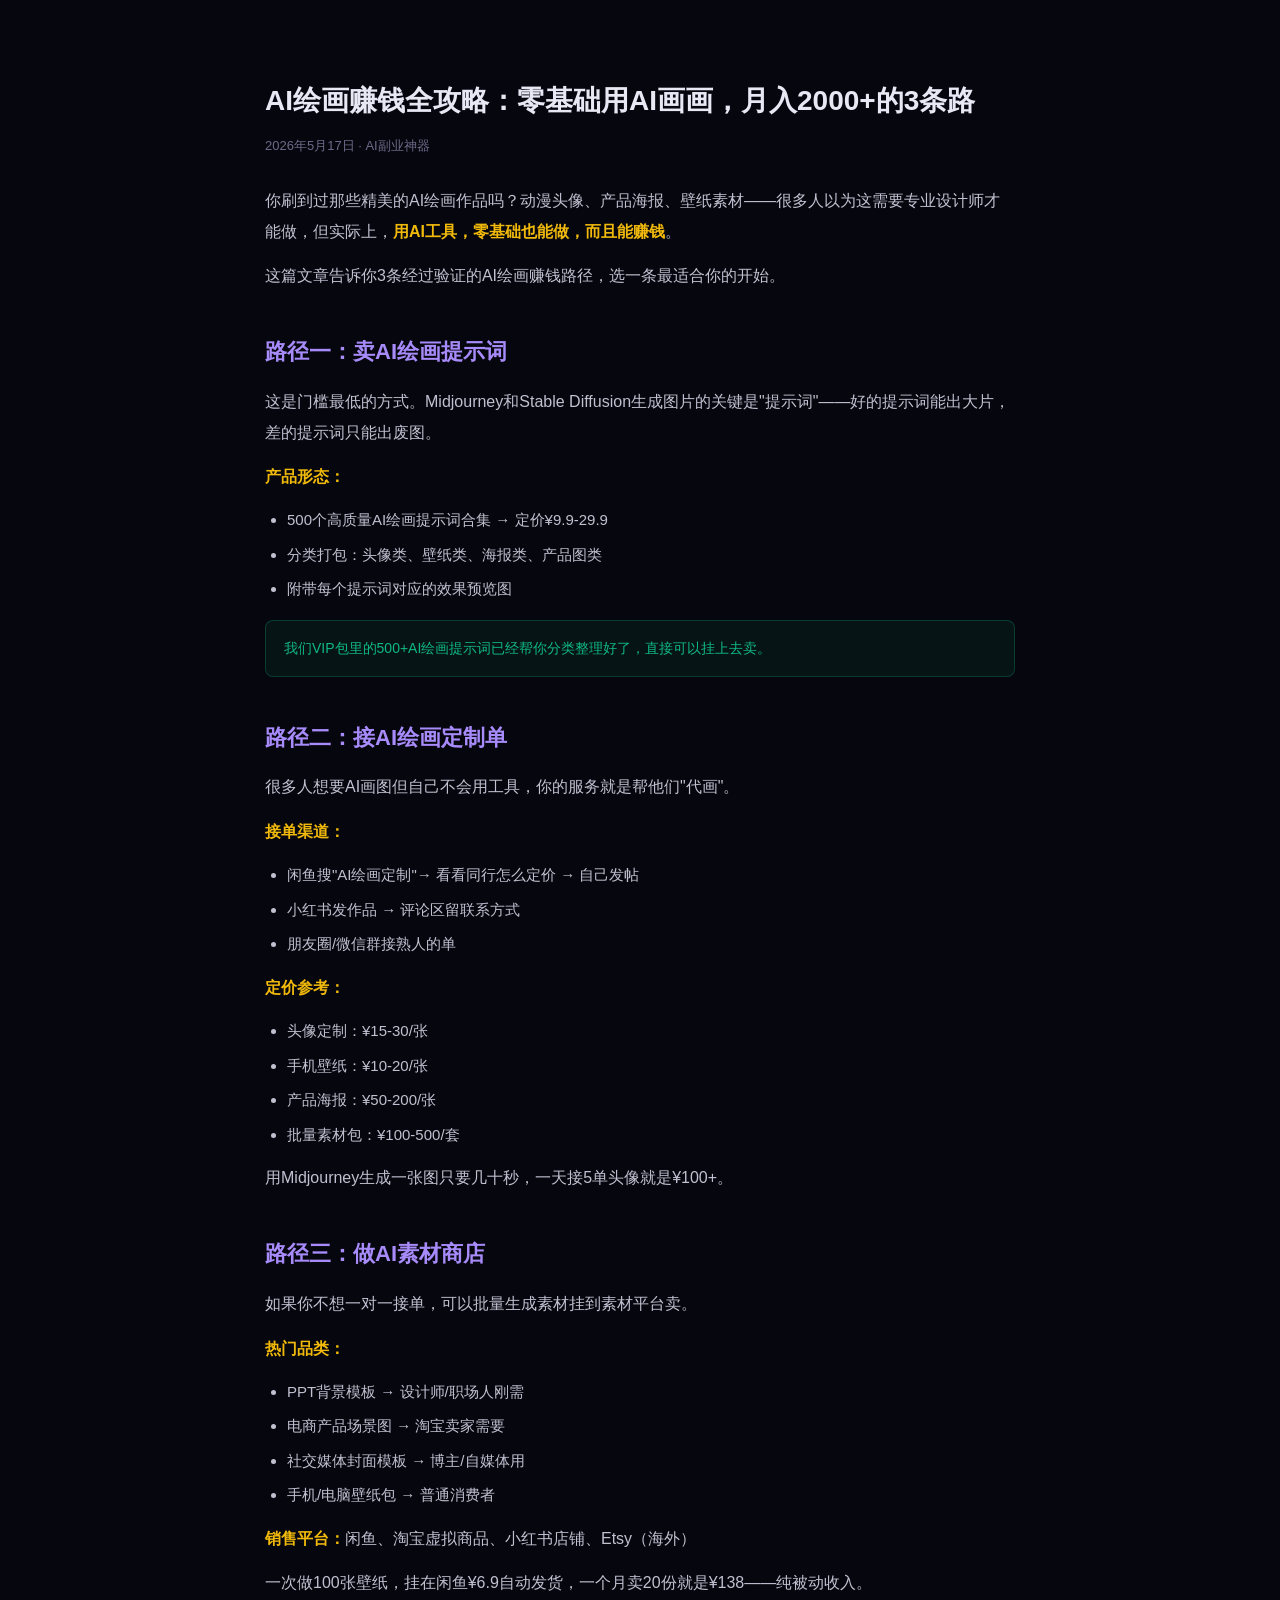
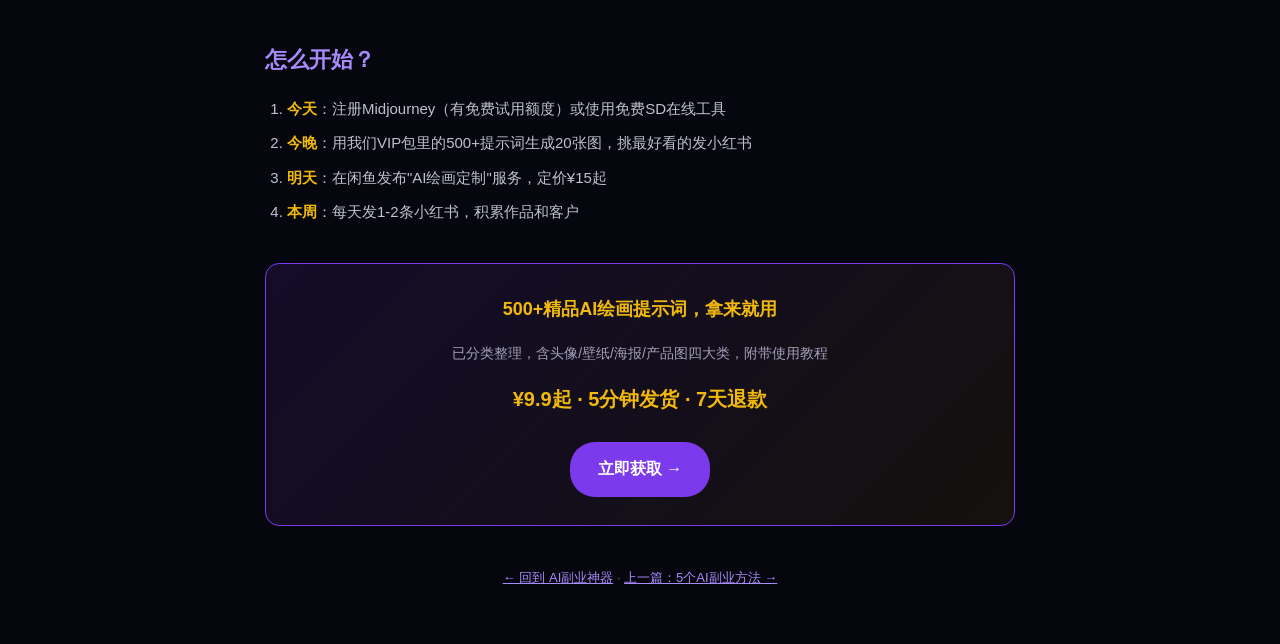
<file: blog/ai-art-money.html>
<!DOCTYPE html>
<html lang="zh-CN">
<head>
<meta charset="UTF-8">
<meta name="viewport" content="width=device-width, initial-scale=1.0">
<title>AI绘画赚钱全攻略：零基础用Midjourney/Stable Diffusion月入2000+ - AI副业神器</title>
<meta name="description" content="不会画画也能用AI绘画赚钱？这篇攻略教你用Midjourney和SD接单、卖素材、做定制，零基础起步，月入2000+的真实路径。">
<link rel="canonical" href="https://xwwlkj.xyz/blog/ai-art-money.html">
<style>
body{font-family:-apple-system,"PingFang SC","Microsoft YaHei",sans-serif;background:#06060e;color:#e8e8f5;line-height:1.9;margin:0}
article{max-width:750px;margin:0 auto;padding:60px 20px 40px}
h1{font-size:28px;font-weight:900;margin-bottom:8px;line-height:1.3}
.date{color:#6b6b8a;font-size:13px;margin-bottom:28px}
h2{font-size:22px;margin:40px 0 14px;color:#a78bfa;font-weight:700}
h3{font-size:18px;margin:24px 0 10px;color:#f0b90b}
p{font-size:16px;color:#c0c0d0;margin:14px 0}
ul,ol{padding-left:22px;color:#c0c0d0;margin:12px 0}
li{margin:6px 0;font-size:15px}
strong{color:#f0b90b}
a{color:#a78bfa}
blockquote{border-left:3px solid #7c3aed;padding:10px 18px;margin:20px 0;background:rgba(124,58,237,.05);border-radius:0 8px 8px 0;color:#a0a0b8}
.cta-box{background:linear-gradient(135deg,rgba(124,58,237,.12),rgba(240,185,11,.06));border:1px solid #7c3aed;border-radius:14px;padding:28px;margin:36px 0;text-align:center}
.cta-box h3{color:#f0b90b;margin-top:0}
.cta-box .btn{display:inline-block;background:#7c3aed;color:#fff;padding:12px 28px;border-radius:25px;text-decoration:none;font-weight:700;margin-top:10px;transition:.2s}
.cta-box .btn:hover{background:#8b5cf6}
.tip{background:rgba(16,185,129,.08);border:1px solid rgba(16,185,129,.25);border-radius:8px;padding:14px 18px;margin:16px 0;font-size:14px;color:#10b981}
@media(max-width:640px){h1{font-size:22px}article{padding:30px 16px}}
</style>
</head>
<body>
<article>

<h1>AI绘画赚钱全攻略：零基础用AI画画，月入2000+的3条路</h1>
<p class="date">2026年5月17日 · AI副业神器</p>

<p>你刷到过那些精美的AI绘画作品吗？动漫头像、产品海报、壁纸素材——很多人以为这需要专业设计师才能做，但实际上，<strong>用AI工具，零基础也能做，而且能赚钱</strong>。</p>

<p>这篇文章告诉你3条经过验证的AI绘画赚钱路径，选一条最适合你的开始。</p>

<h2>路径一：卖AI绘画提示词</h2>

<p>这是门槛最低的方式。Midjourney和Stable Diffusion生成图片的关键是"提示词"——好的提示词能出大片，差的提示词只能出废图。</p>

<p><strong>产品形态：</strong></p>
<ul>
  <li>500个高质量AI绘画提示词合集 → 定价¥9.9-29.9</li>
  <li>分类打包：头像类、壁纸类、海报类、产品图类</li>
  <li>附带每个提示词对应的效果预览图</li>
</ul>

<div class="tip">我们VIP包里的500+AI绘画提示词已经帮你分类整理好了，直接可以挂上去卖。</div>

<h2>路径二：接AI绘画定制单</h2>

<p>很多人想要AI画图但自己不会用工具，你的服务就是帮他们"代画"。</p>

<p><strong>接单渠道：</strong></p>
<ul>
  <li>闲鱼搜"AI绘画定制"→ 看看同行怎么定价 → 自己发帖</li>
  <li>小红书发作品 → 评论区留联系方式</li>
  <li>朋友圈/微信群接熟人的单</li>
</ul>

<p><strong>定价参考：</strong></p>
<ul>
  <li>头像定制：¥15-30/张</li>
  <li>手机壁纸：¥10-20/张</li>
  <li>产品海报：¥50-200/张</li>
  <li>批量素材包：¥100-500/套</li>
</ul>

<p>用Midjourney生成一张图只要几十秒，一天接5单头像就是¥100+。</p>

<h2>路径三：做AI素材商店</h2>

<p>如果你不想一对一接单，可以批量生成素材挂到素材平台卖。</p>

<p><strong>热门品类：</strong></p>
<ul>
  <li>PPT背景模板 → 设计师/职场人刚需</li>
  <li>电商产品场景图 → 淘宝卖家需要</li>
  <li>社交媒体封面模板 → 博主/自媒体用</li>
  <li>手机/电脑壁纸包 → 普通消费者</li>
</ul>

<p><strong>销售平台：</strong>闲鱼、淘宝虚拟商品、小红书店铺、Etsy（海外）</p>

<p>一次做100张壁纸，挂在闲鱼¥6.9自动发货，一个月卖20份就是¥138——纯被动收入。</p>

<h2>怎么开始？</h2>

<ol>
  <li><strong>今天</strong>：注册Midjourney（有免费试用额度）或使用免费SD在线工具</li>
  <li><strong>今晚</strong>：用我们VIP包里的500+提示词生成20张图，挑最好看的发小红书</li>
  <li><strong>明天</strong>：在闲鱼发布"AI绘画定制"服务，定价¥15起</li>
  <li><strong>本周</strong>：每天发1-2条小红书，积累作品和客户</li>
</ol>

<div class="cta-box">
  <h3> 500+精品AI绘画提示词，拿来就用</h3>
  <p style="color:#a0a0b8;font-size:14px">已分类整理，含头像/壁纸/海报/产品图四大类，附带使用教程</p>
  <p style="font-size:20px;font-weight:900;color:#f0b90b">¥9.9起 · 5分钟发货 · 7天退款</p>
  <a href="https://xwwlkj.xyz" class="btn">立即获取 →</a>
</div>

<p style="text-align:center;margin-top:40px;color:#6b6b8a;font-size:13px">
  <a href="https://xwwlkj.xyz">← 回到 AI副业神器</a> · 
  <a href="/blog/2026-ai-side-hustle.html">上一篇：5个AI副业方法 →</a>
</p>

</article>
</body>
</html>
</file>
